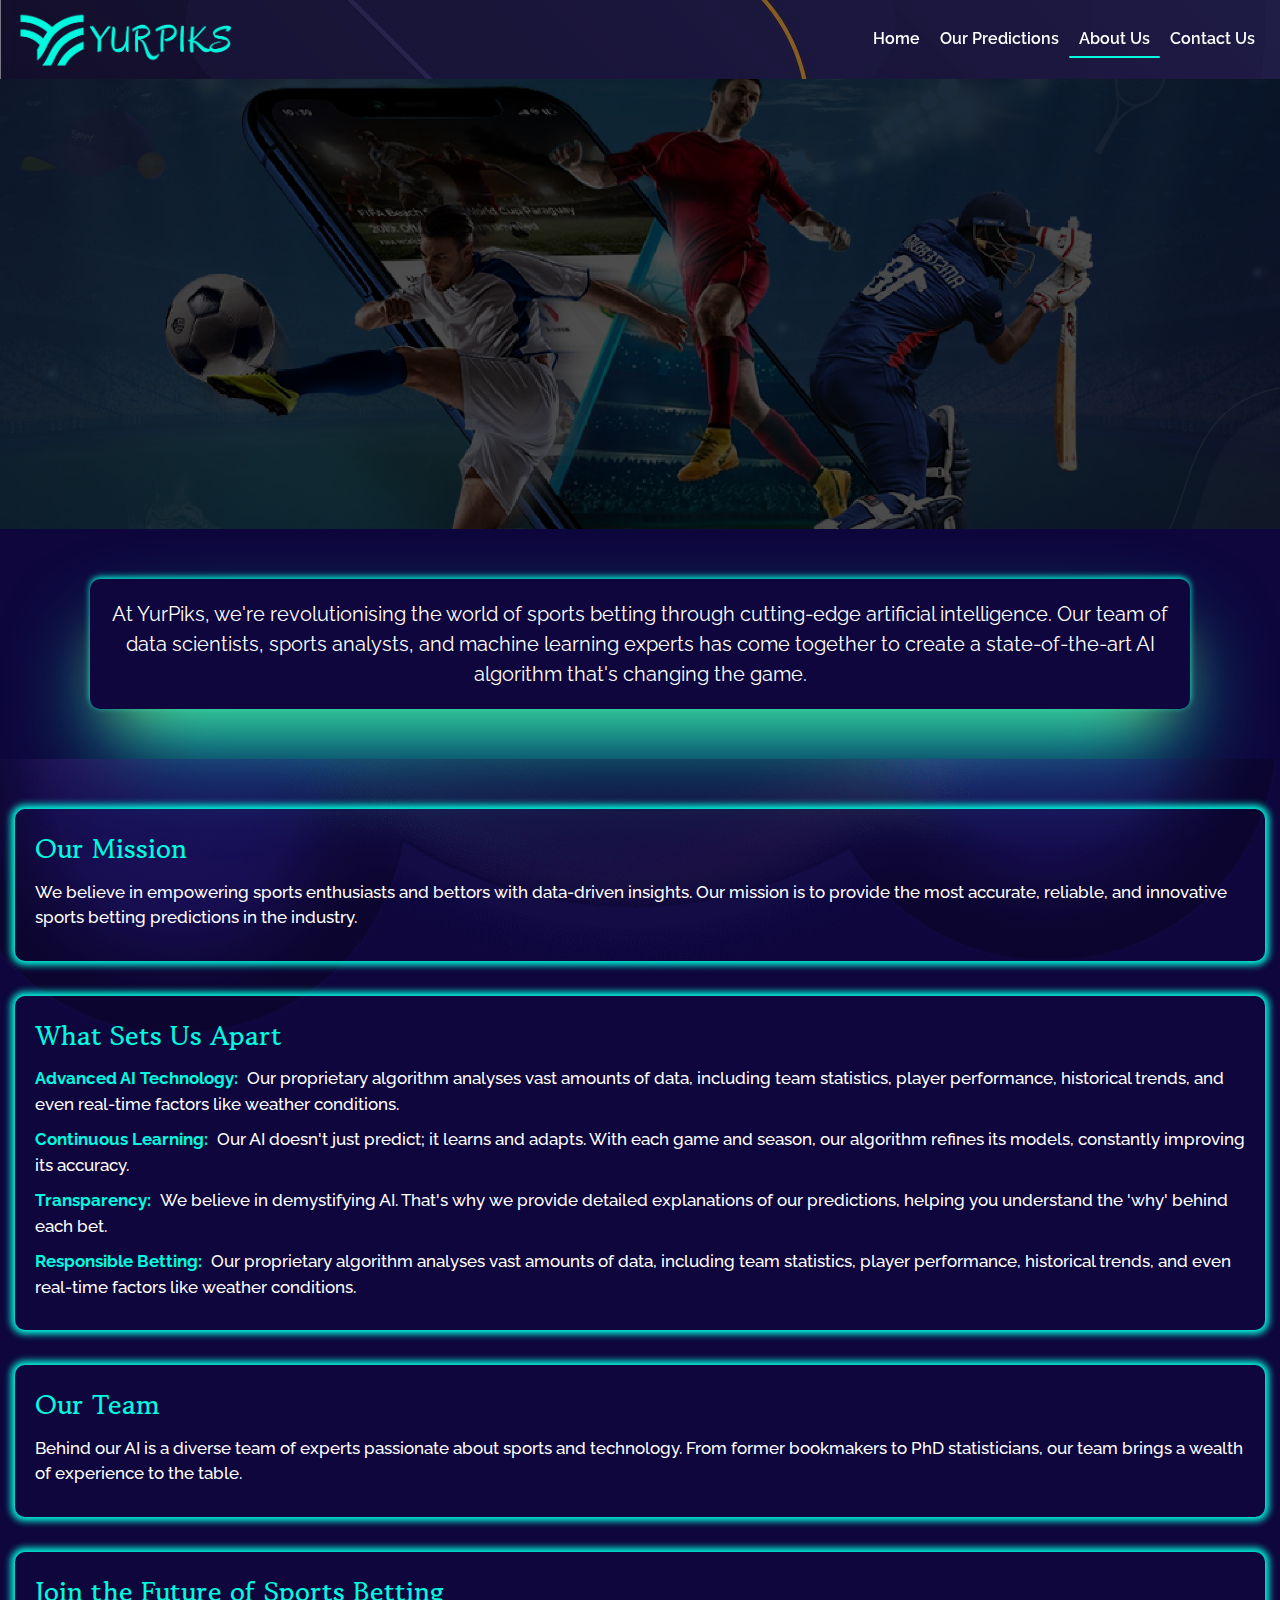
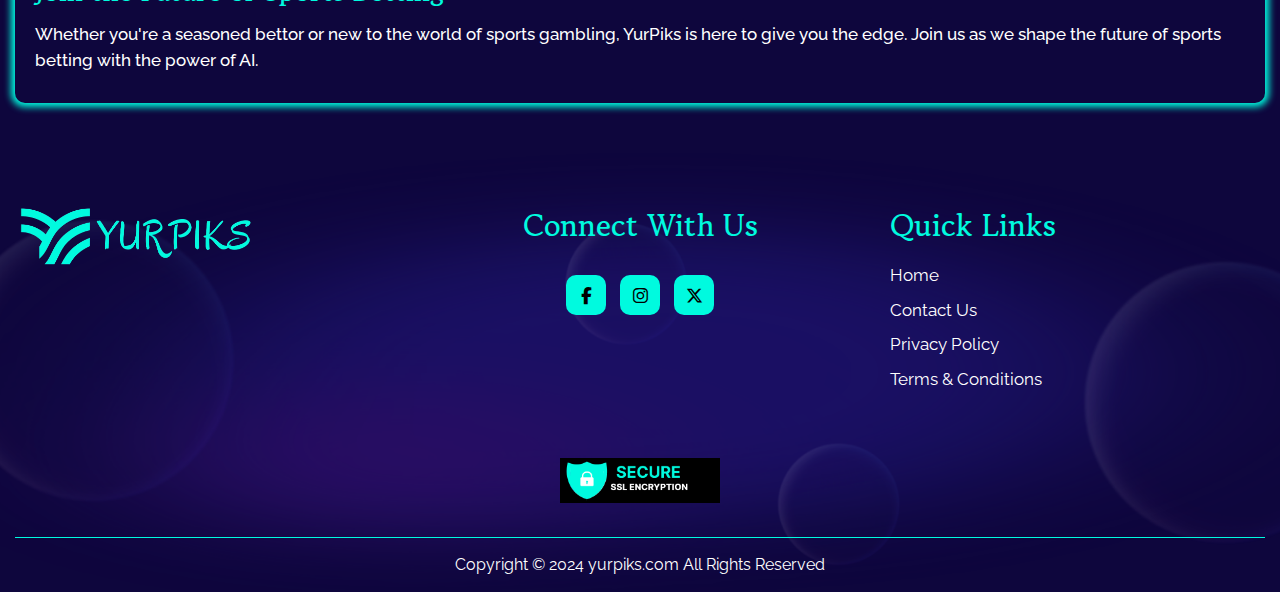
<file: about-us.html>
<!DOCTYPE html>
<html lang="en">

<head>
    <meta name="viewport" content="width=device-width, initial-scale=1.0">
    <meta name="robots" content="index, follow">
    <link rel="stylesheet" href="./assets/fontawesome/css/all.css">
    <link rel="stylesheet" href="assets/css/aos.css">
    <link rel="stylesheet" href="./assets/css/style.css">
    <link rel="stylesheet" href="./assets/css/responsive.css">
    <link rel="icon" type="images/icon" href="./assets/images/favicon.ico">
    <title>About Us</title>
</head>

<body>

    <!-- Header Start -->
    <header class="site-header">
        <div class="container">
            <nav class="desktop-menu">

                <div class="logo">
                    <a href="./">
                        <img src="./assets/images/logo.svg" alt="logo"></a>
                </div>

                <div class="menu-icon"><i class="fa-solid fa-bars"></i></div>


                <div class="main-navbar">
                    <ul class="desktop-navlist">
                        <li><a href="./">Home</a></li>
                        <li><a href="our-predictions">Our Predictions</a></li>
                        <li><a class="active" href="about-us">About Us</a></li>
                        <li><a href="contact-us">Contact Us</a></li>
                    </ul>
                    <div class="close-icon"><i class="fa-solid fa-x"></i></div>
                </div>
            </nav>
        </div>
    </header>
    <!-- Header End -->


    <!-- Page Banner Section  Start -->
    <section class="pages-banner">
        <div class=" pages-banner-image">
            <img src="./assets/images/site-image1.jpg" alt="image">
        </div>
        <div class="pages-banner-text">
            <div class="pages-banner-text-group">
                <h1>About Us</h1>
            </div>
        </div>
    </section>
    <!-- Page Banner Section  End-->


    <!-- About Us Page Intro Section Start -->
    <div class="pages-intro text-center py-5">
        <div class="container">
            <div class="pages-intro-wrapper">
                <p>
                    At YurPiks, we're revolutionising the world of sports betting through cutting-edge artificial
                    intelligence. Our team of data scientists, sports analysts, and machine learning experts has
                    come together to create a state-of-the-art AI algorithm that's changing the game.
                </p>
            </div>
        </div>
    </div>
    <!-- About Us Page Intro Section End -->

    <!-- About Us Content Section Start -->
    <section class="sub-pages-content-section py-5">
        <div class="container">
            <div class="sub-pages-content-wrapper">

                <div class="sub-pages-group">
                    <h3>
                        Our Mission
                    </h3>
                    <p>
                        We believe in empowering sports enthusiasts and bettors with data-driven insights. Our
                        mission is to provide the most accurate, reliable, and innovative sports betting predictions in
                        the industry.
                    </p>
                </div>

                <div class="sub-pages-group">
                    <h3>
                        What Sets Us Apart
                    </h3>

                    <p>
                        <span class="heading-like">Advanced AI Technology: </span> Our proprietary algorithm analyses
                        vast amounts of data,
                        including team statistics, player performance, historical trends, and even real-time factors
                        like weather conditions.
                    </p>

                    <p>
                        <span class="heading-like">Continuous Learning: </span> Our AI doesn't just predict; it learns
                        and adapts. With each game
                        and season, our algorithm refines its models, constantly improving its accuracy.
                    </p>

                    <p>
                        <span class="heading-like">Transparency: </span> We believe in demystifying AI. That's why we
                        provide detailed explanations
                        of our predictions, helping you understand the 'why' behind each bet.
                    </p>

                    <p>
                        <span class="heading-like">Responsible Betting:</span> Our proprietary algorithm analyses vast
                        amounts of data,
                        including team statistics, player performance, historical trends, and even real-time factors
                        like weather conditions.
                    </p>
                </div>

                <div class="sub-pages-group">
                    <h3>
                        Our Team
                    </h3>
                    <p>
                        Behind our AI is a diverse team of experts passionate about sports and technology. From
                        former bookmakers to PhD statisticians, our team brings a wealth of experience to the table.
                    </p>
                </div>

                <div class="sub-pages-group">
                    <h3>
                        Join the Future of Sports Betting
                    </h3>


                    <p>
                        Whether you're a seasoned bettor or new to the world of sports gambling, YurPiks is here to
                        give you the edge. Join us as we shape the future of sports betting with the power of AI.
                    </p>
                </div>
                
            </div>
        </div>
    </section>
    <!-- About Us Content Section End -->




    <!-- Footer Start -->
    <footer class="footer pt-5">
        <div class="container">
            <div class="footer-wrapper">

                <div class="logo-bottom footer-items">
                    <div class="lg-btm"><a href="./"> <img src="./assets/images/logo.svg" alt="logo"></a>
                    </div>
                </div>

                <div class="footer-connect footer-items">
                    <h3>Connect With Us</h3>
                    <div class="social-icons">
                        <div>
                            <div class="footer-social-icons">
                                <a href="#"><i class="fa-brands fa-facebook-f facebook"></i></a>
                                <a href="#"><i class="fa-brands fa-instagram instagram"></i></a>
                                <a href="#"><i class="fa-brands fa-x-twitter twitter"></i></a>
                            </div>
                        </div>
                    </div>
                </div>


                <div class="footer-links footer-items">
                    <h3>Quick Links</h3>
                    <ul>
                        <li><a href="./">Home</a></li>
                        <li><a href="mailto:info@yurpiks.com">Contact Us</a></li>
                        <li><a href="privacy-policy">Privacy Policy</a></li>
                        <li><a href="terms-conditions">Terms & Conditions</a></li>
                    </ul>
                </div>
            </div>
            <div class="ssl-certificate text-center py-3">
                <img src="./assets/images/ssl.png" alt="ssl-logo">
            </div>
            <div class="copyright py-4">
                <p>Copyright &copy; 2024 yurpiks.com All Rights Reserved</p>
            </div>
        </div>
    </footer>
    <!-- Footer End -->

    <script src="assets/js/aos.js"></script>
    <script src="./assets/js/index.js"></script>
</body>

</html>
</file>
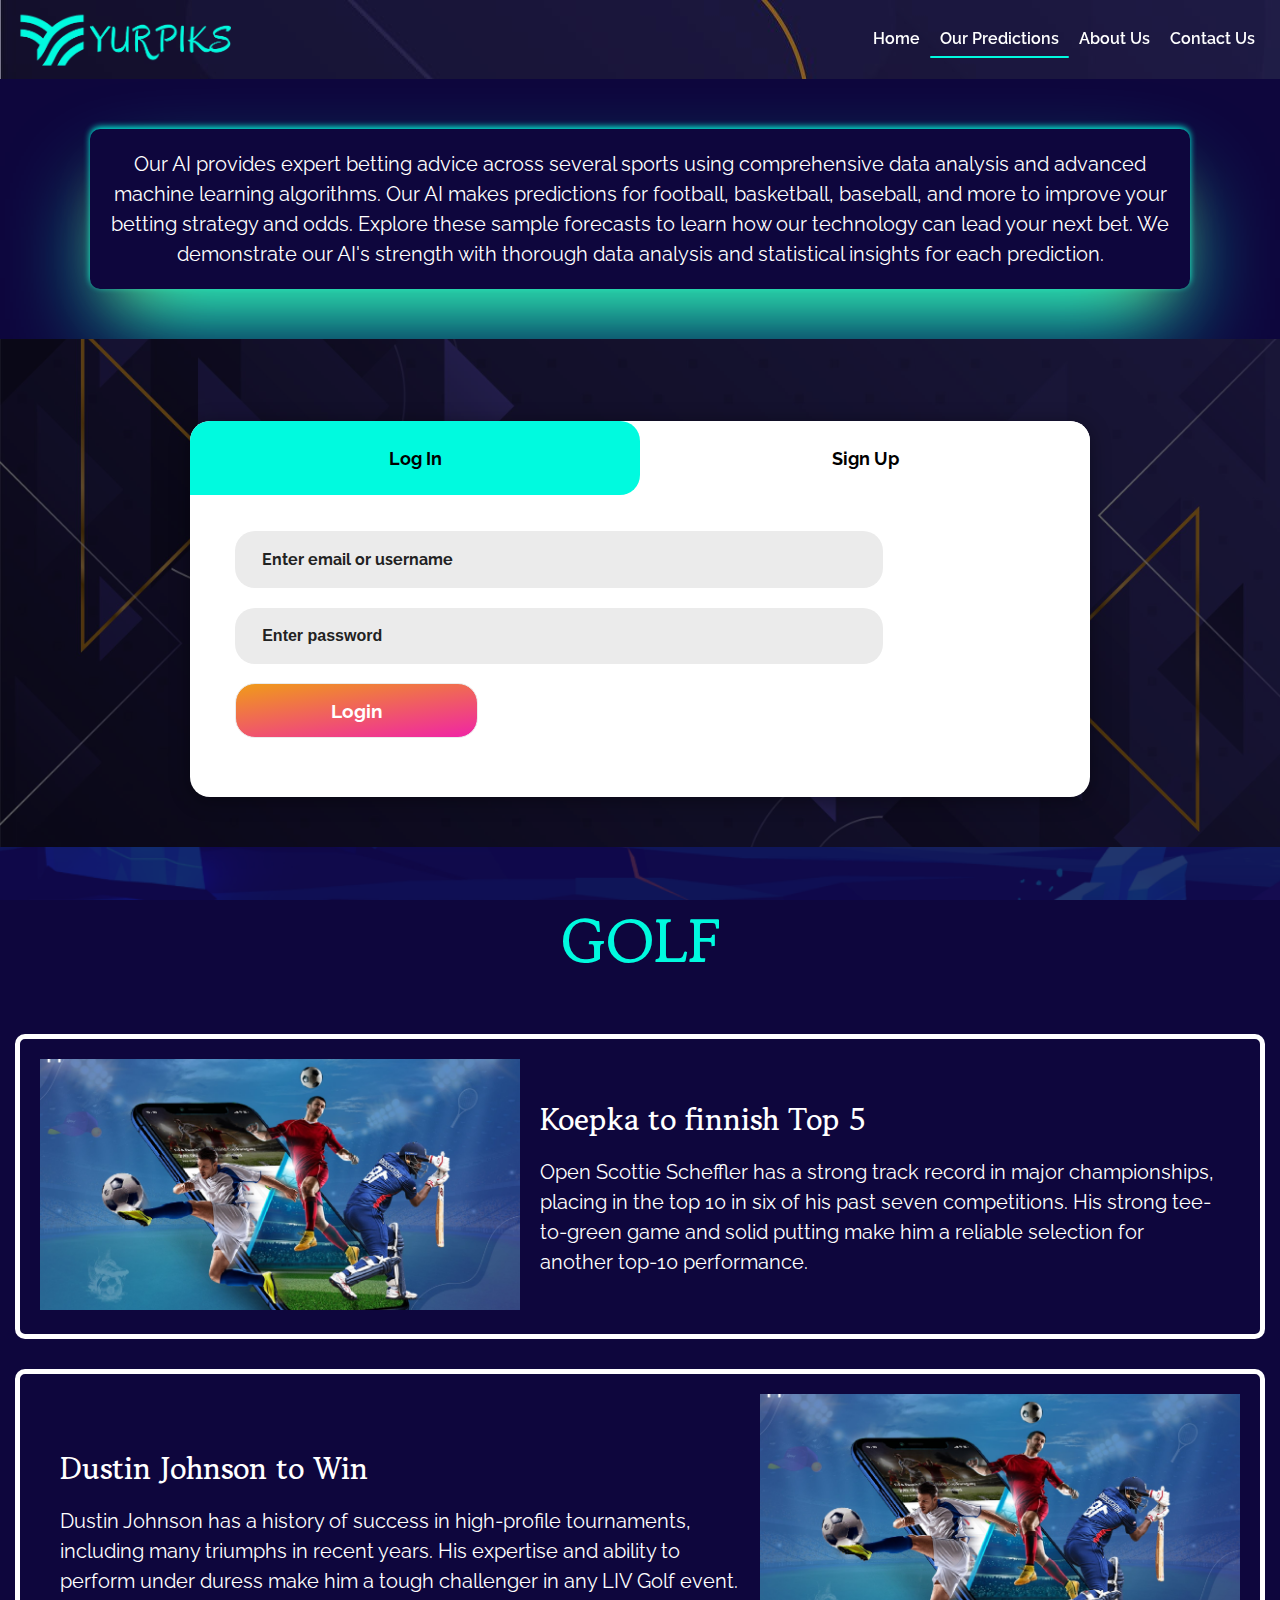
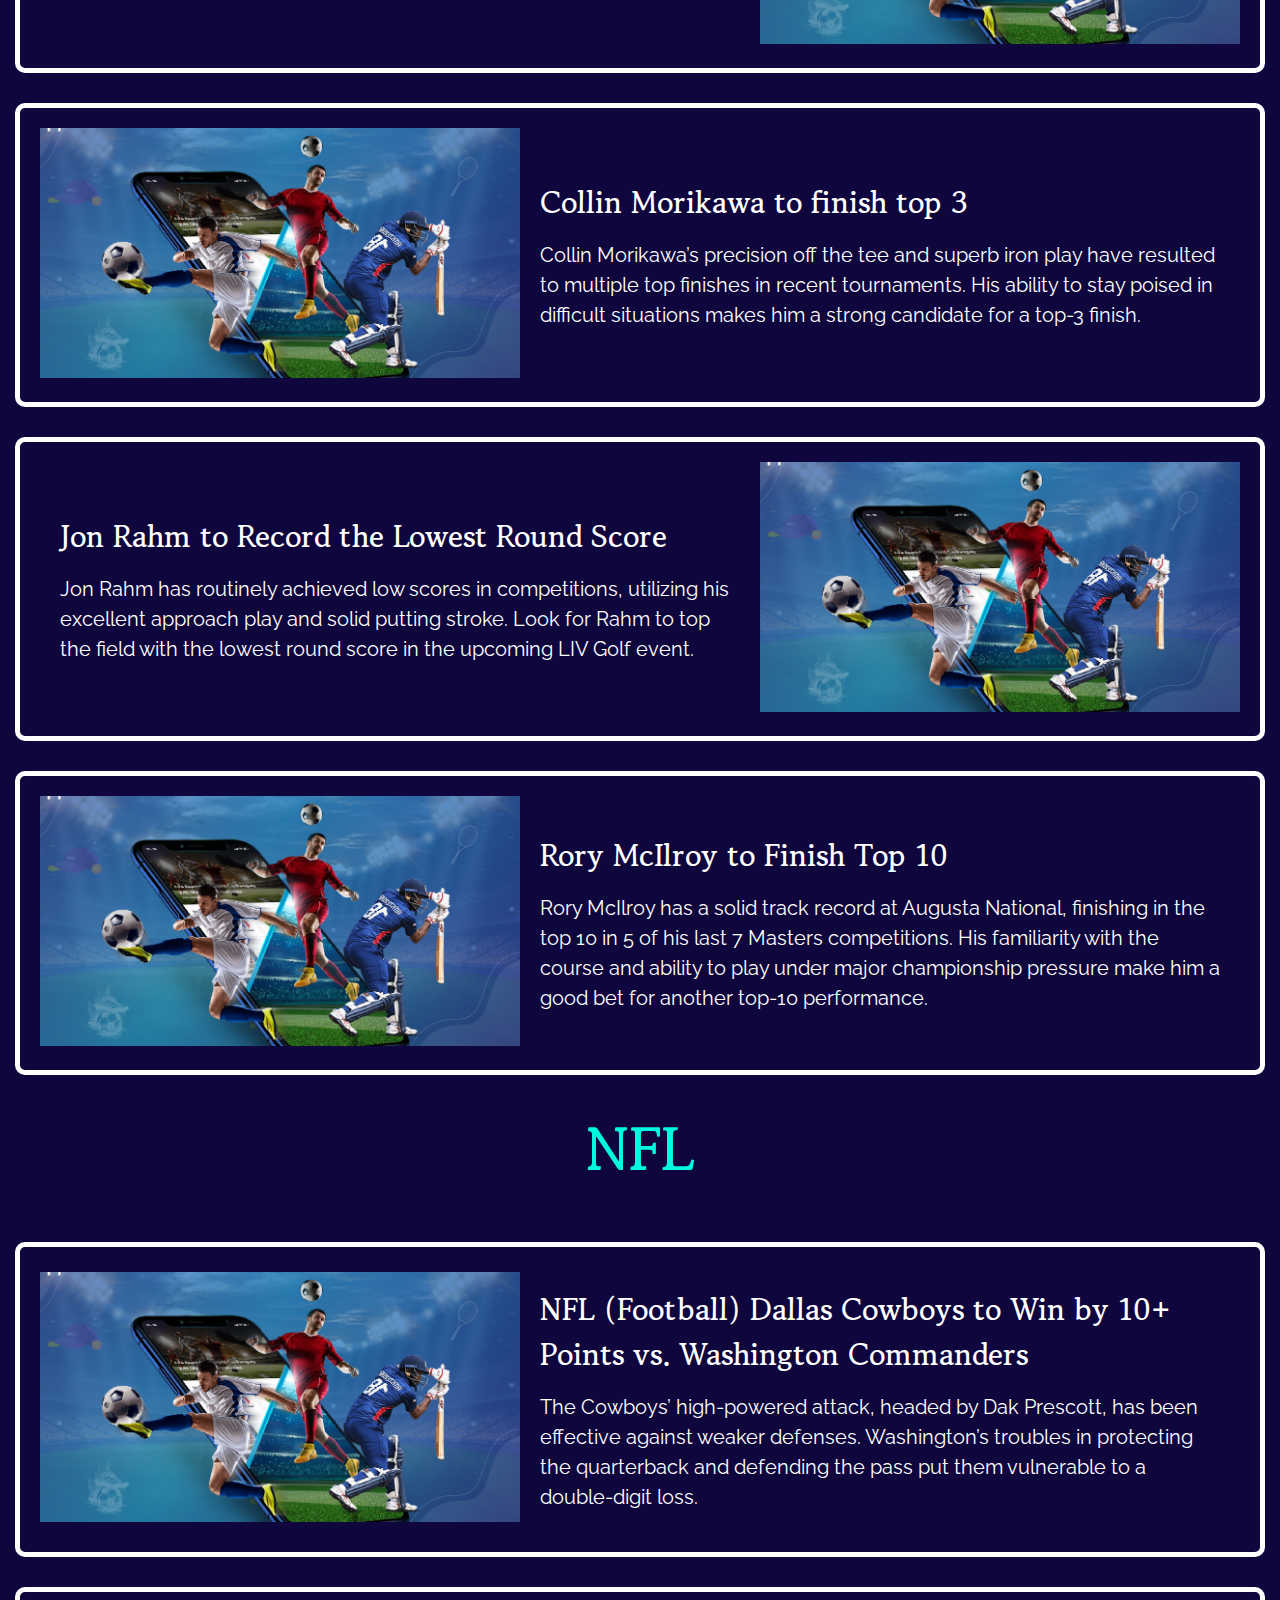
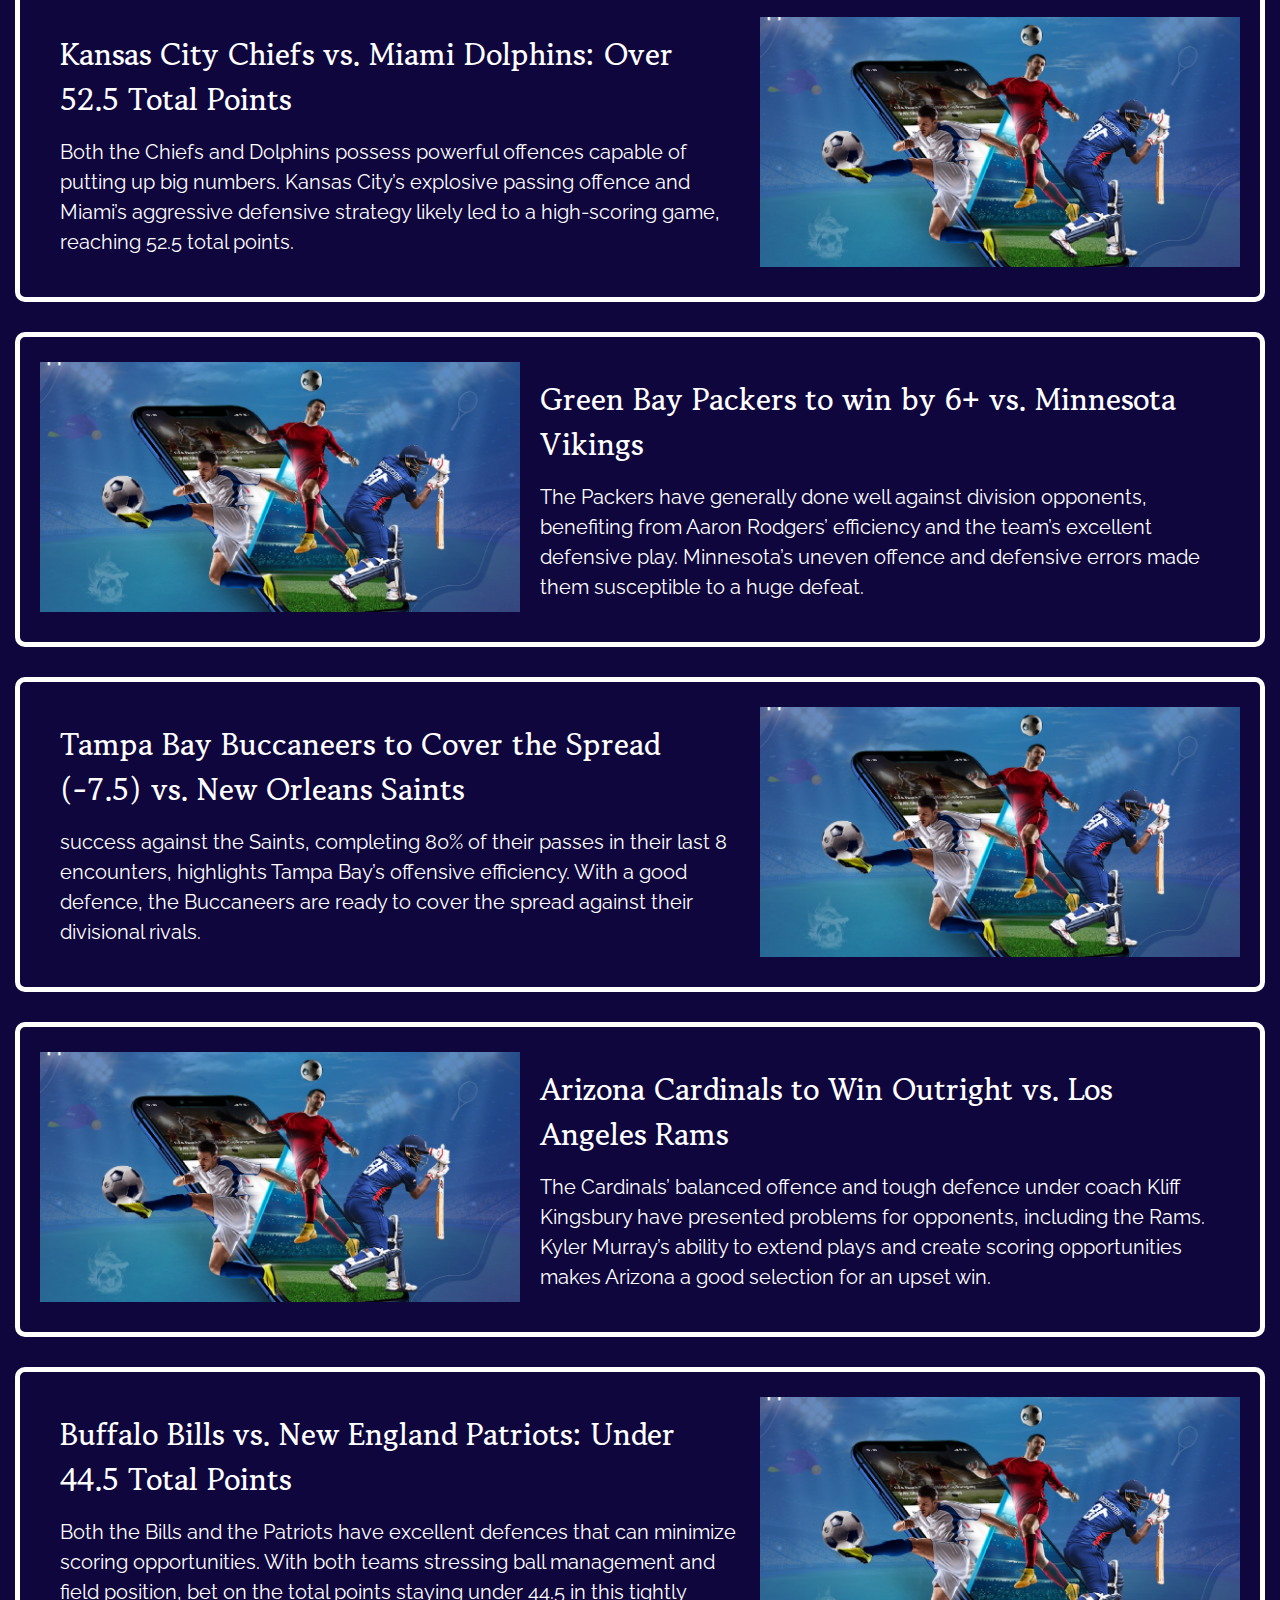
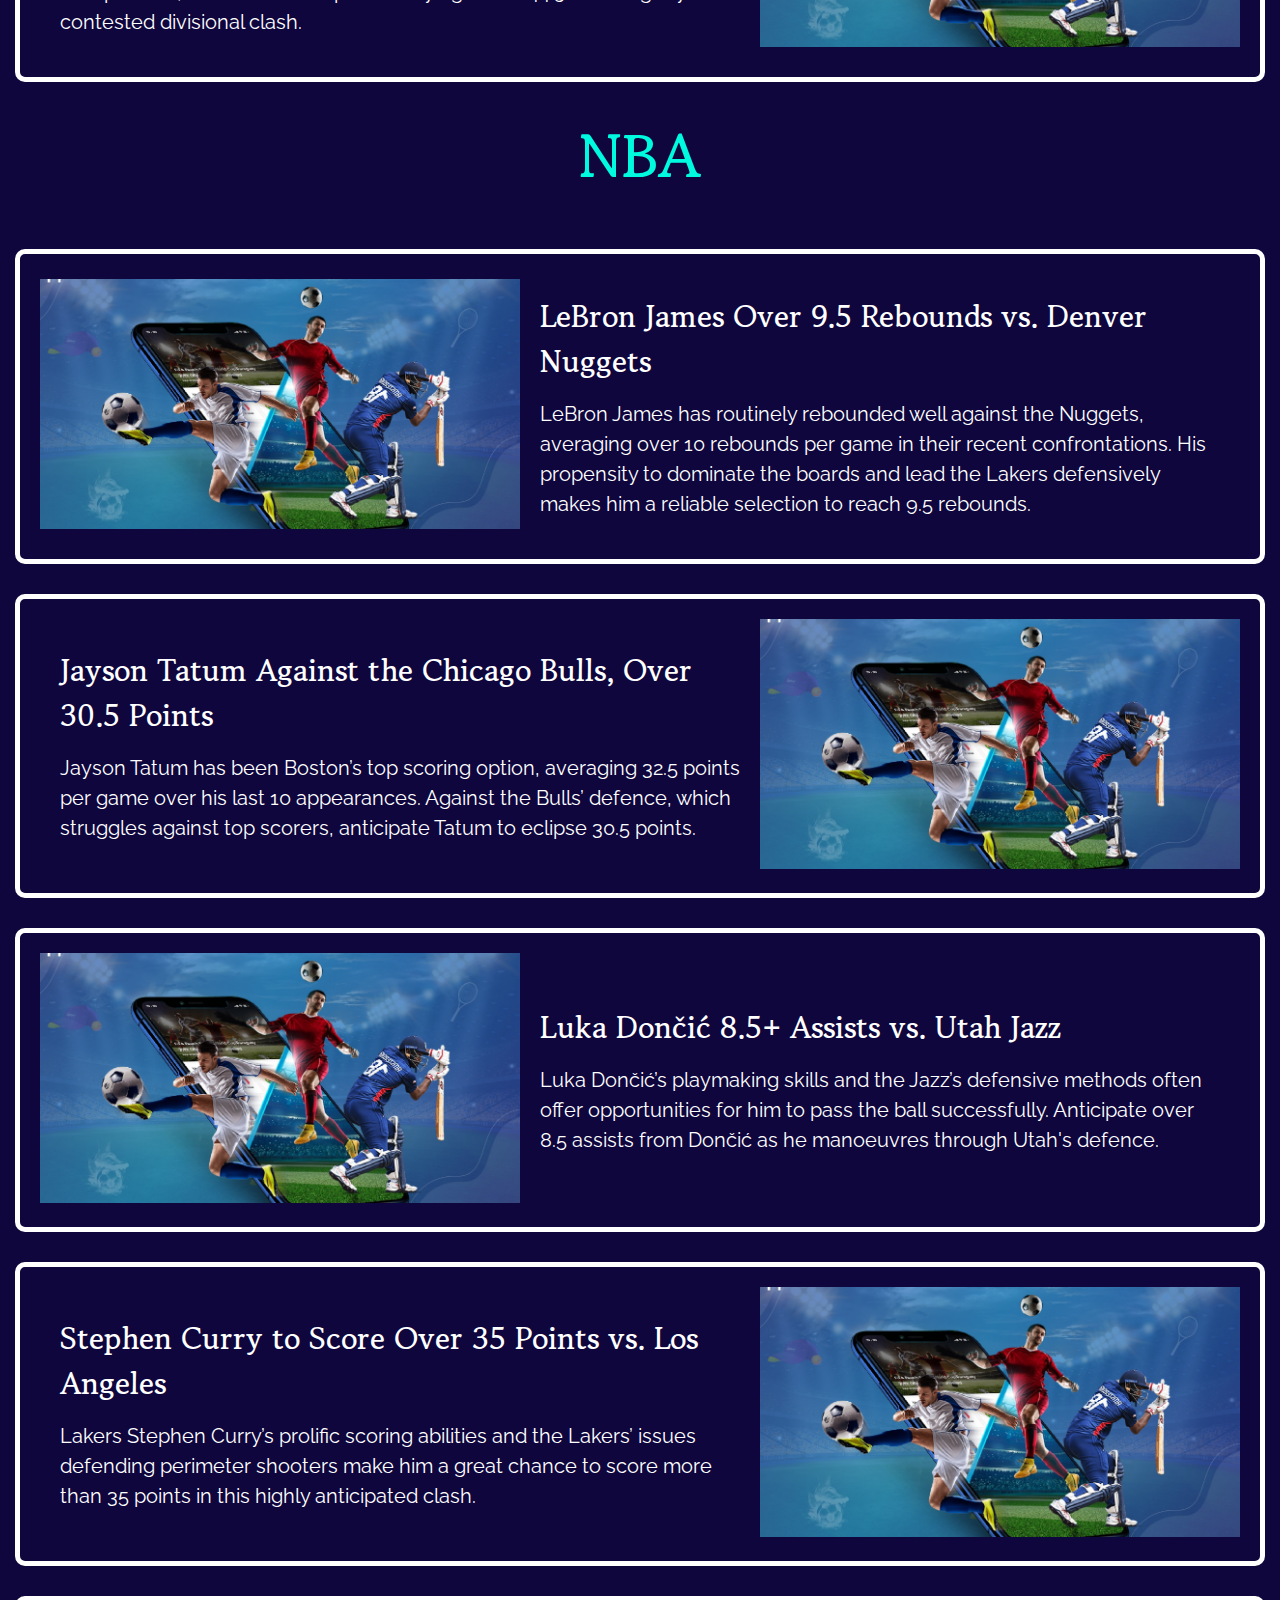
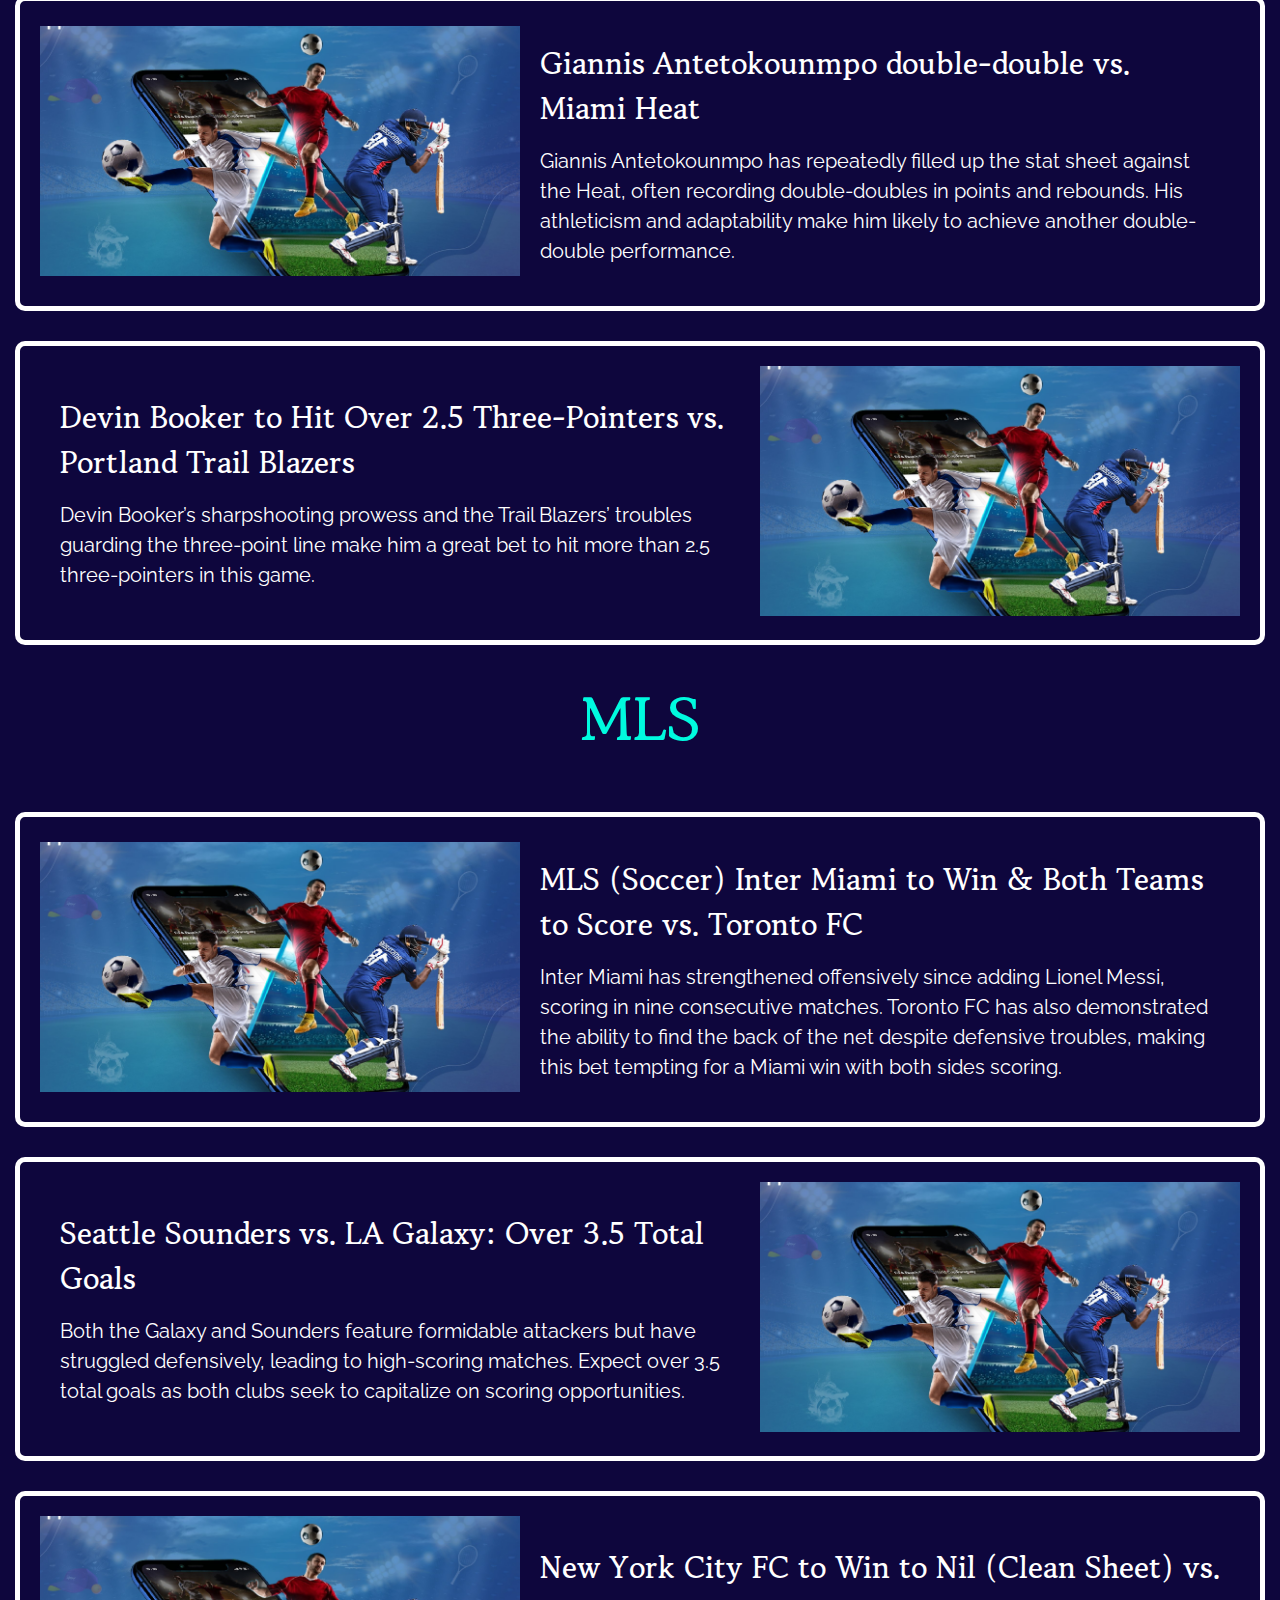
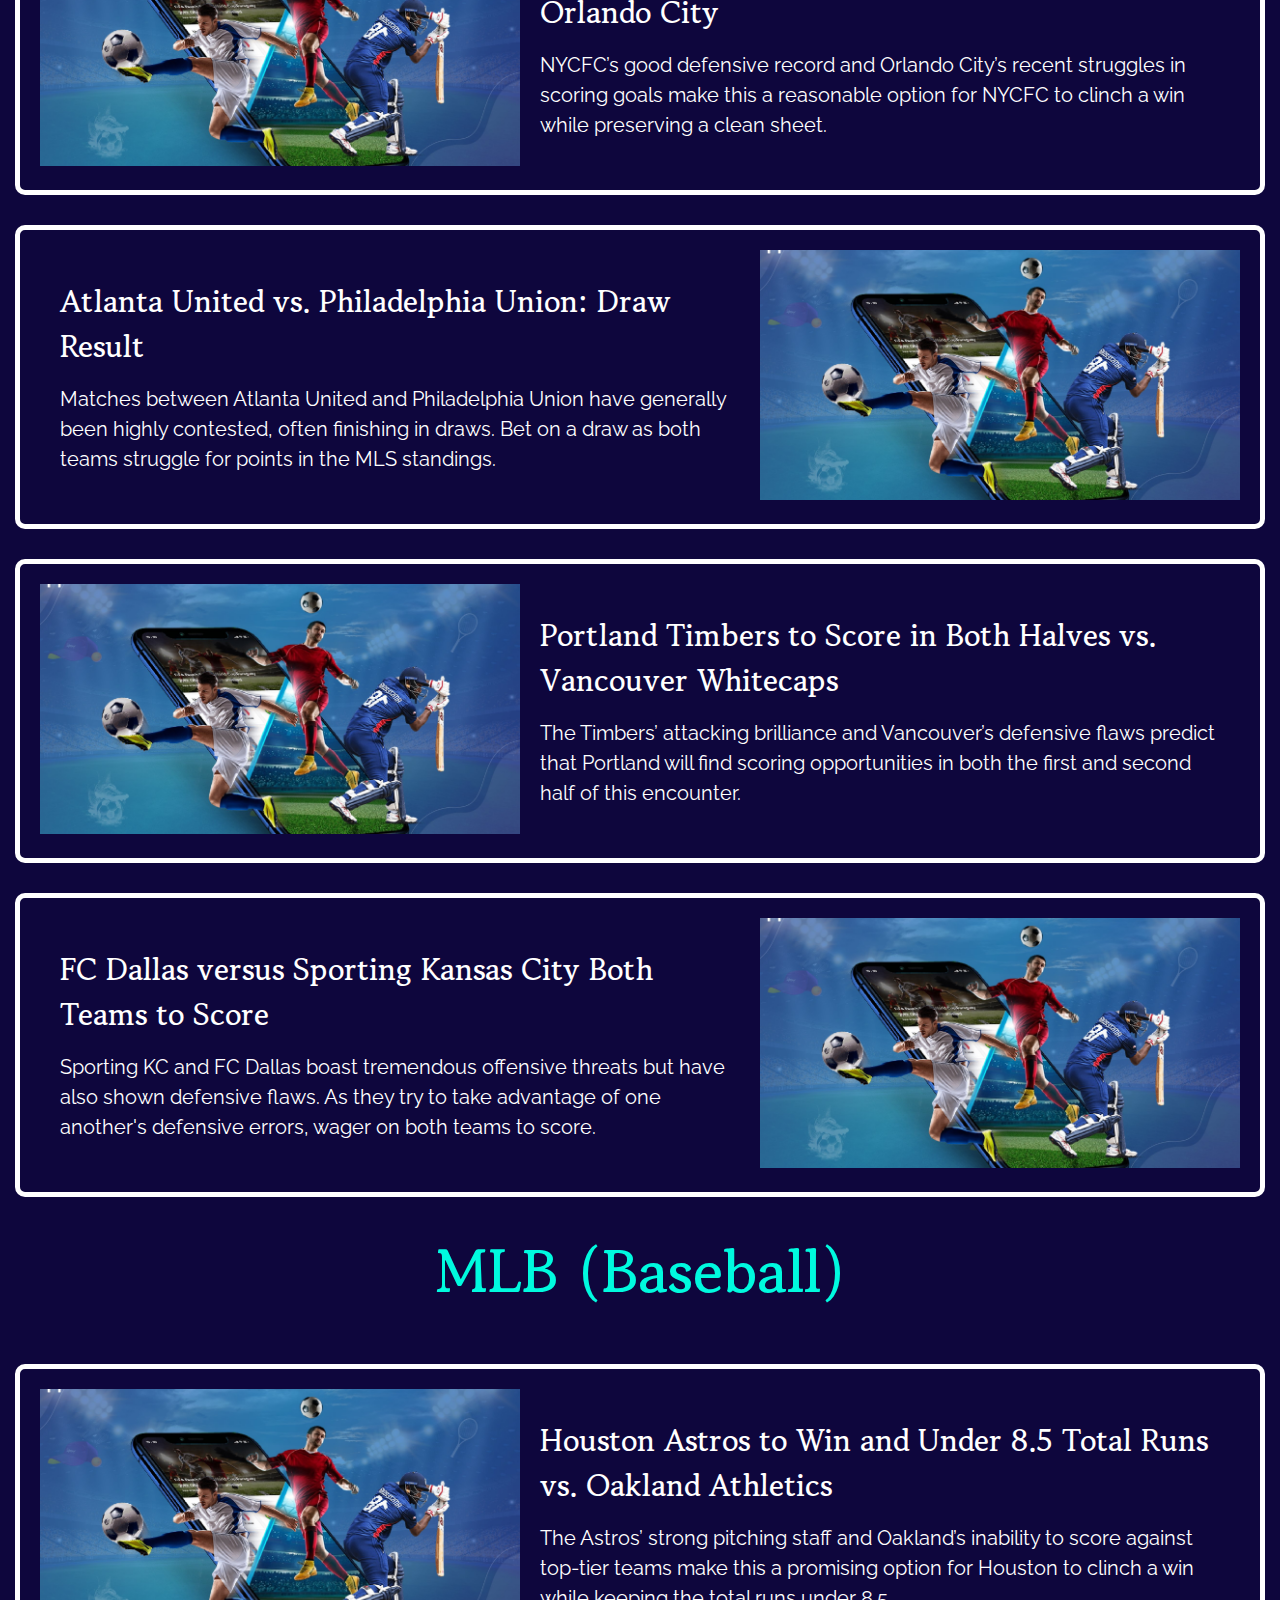
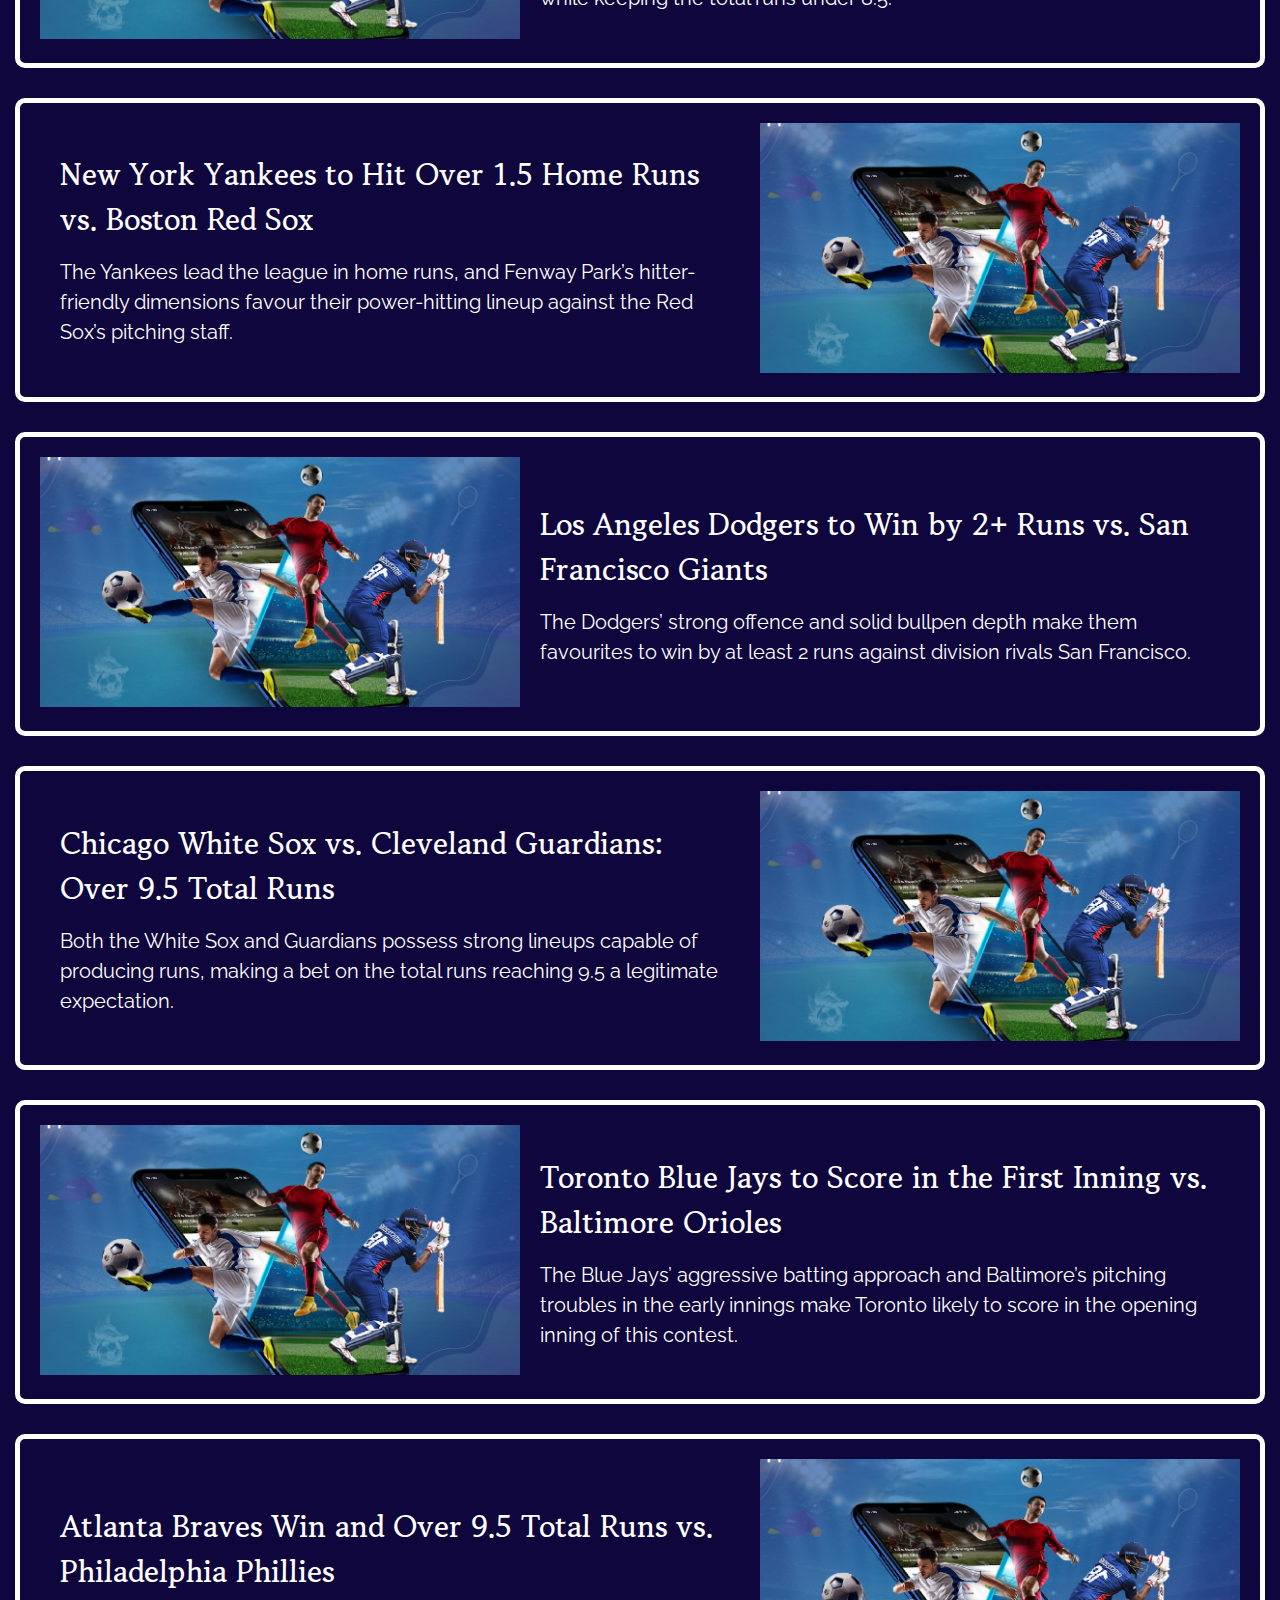
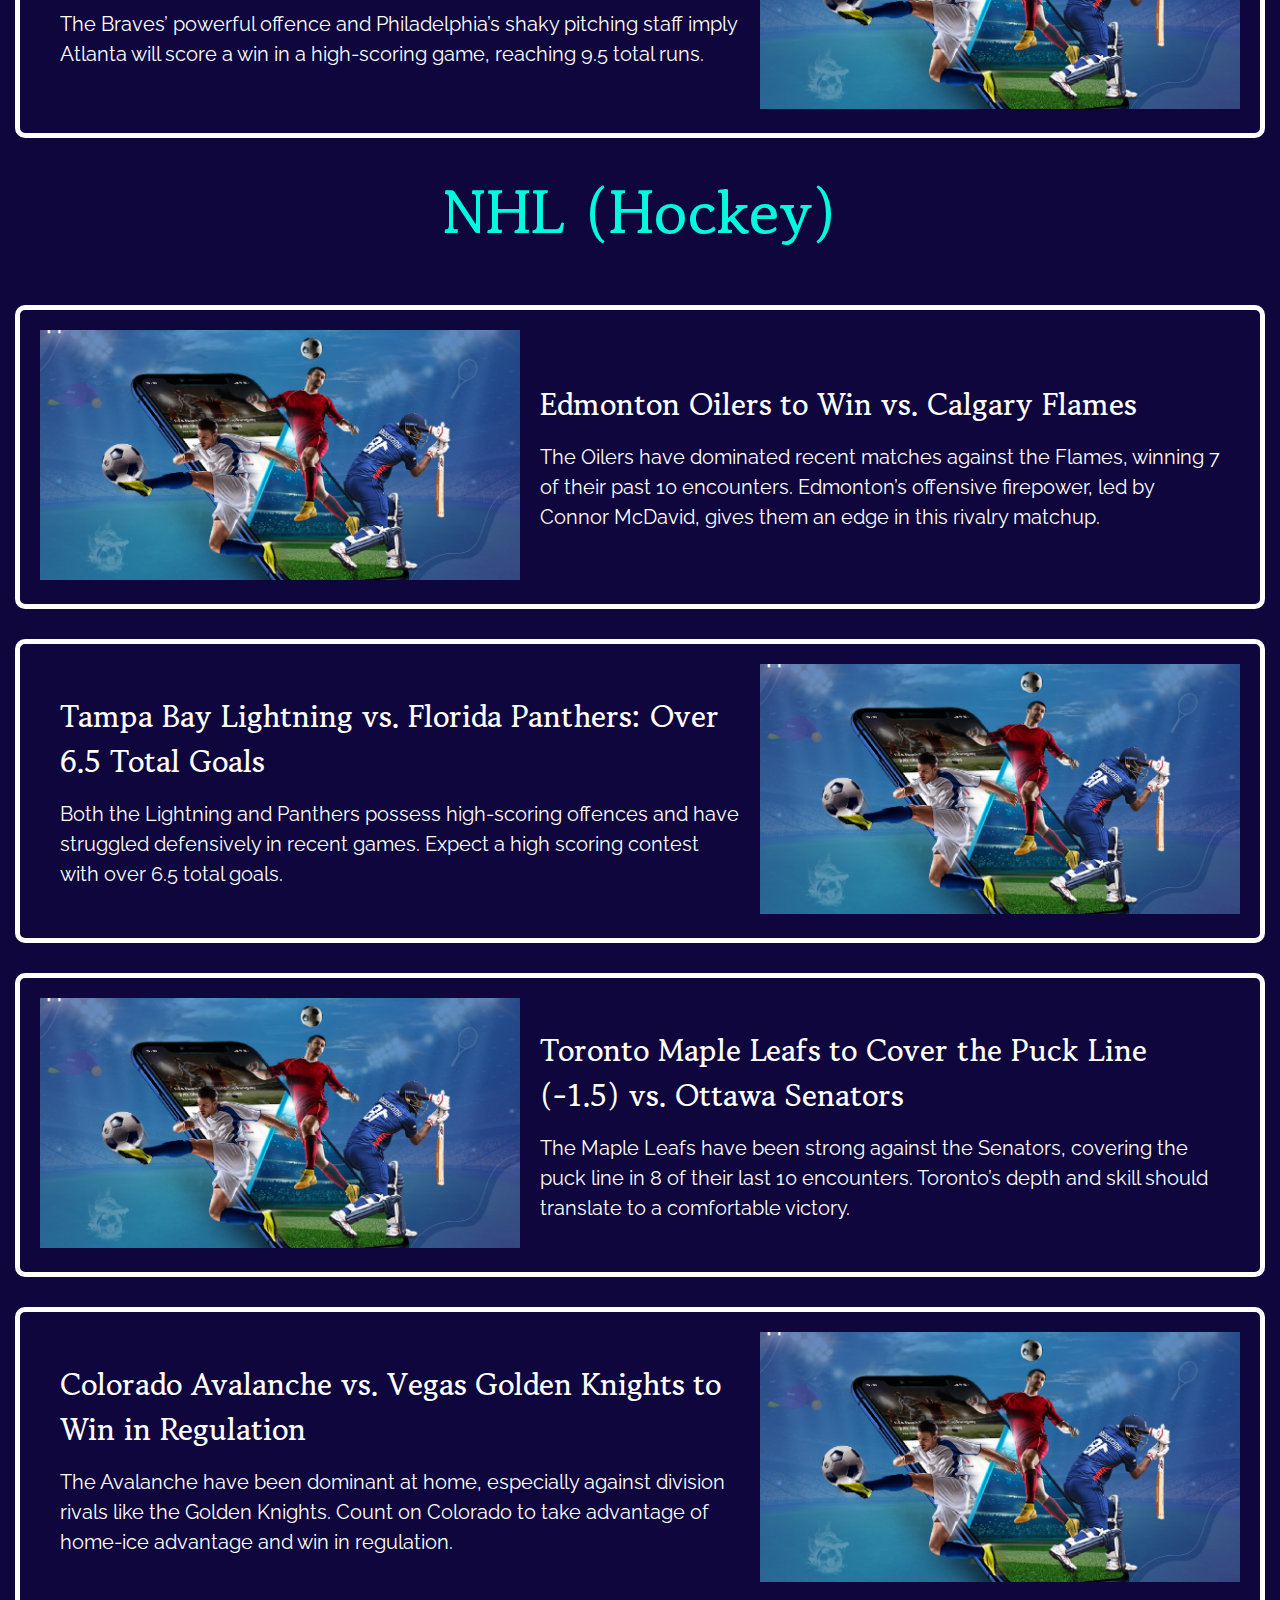
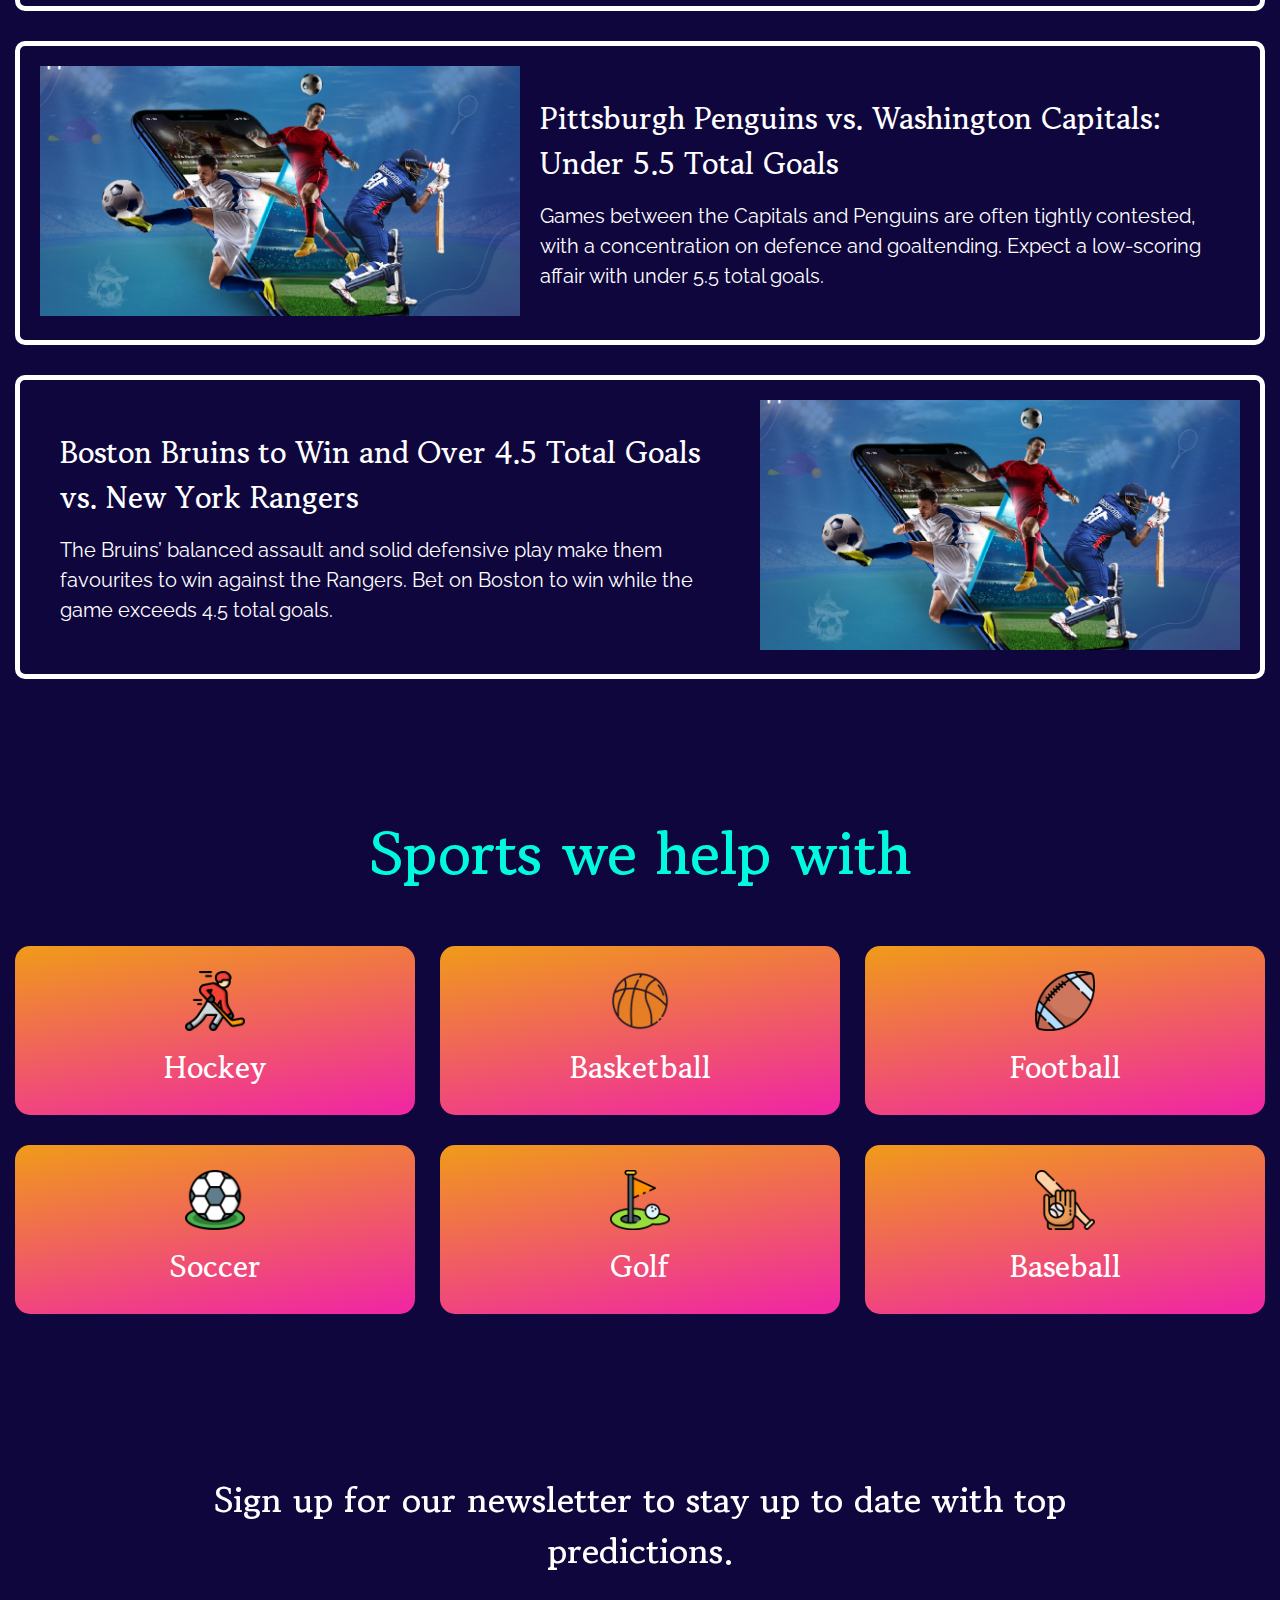
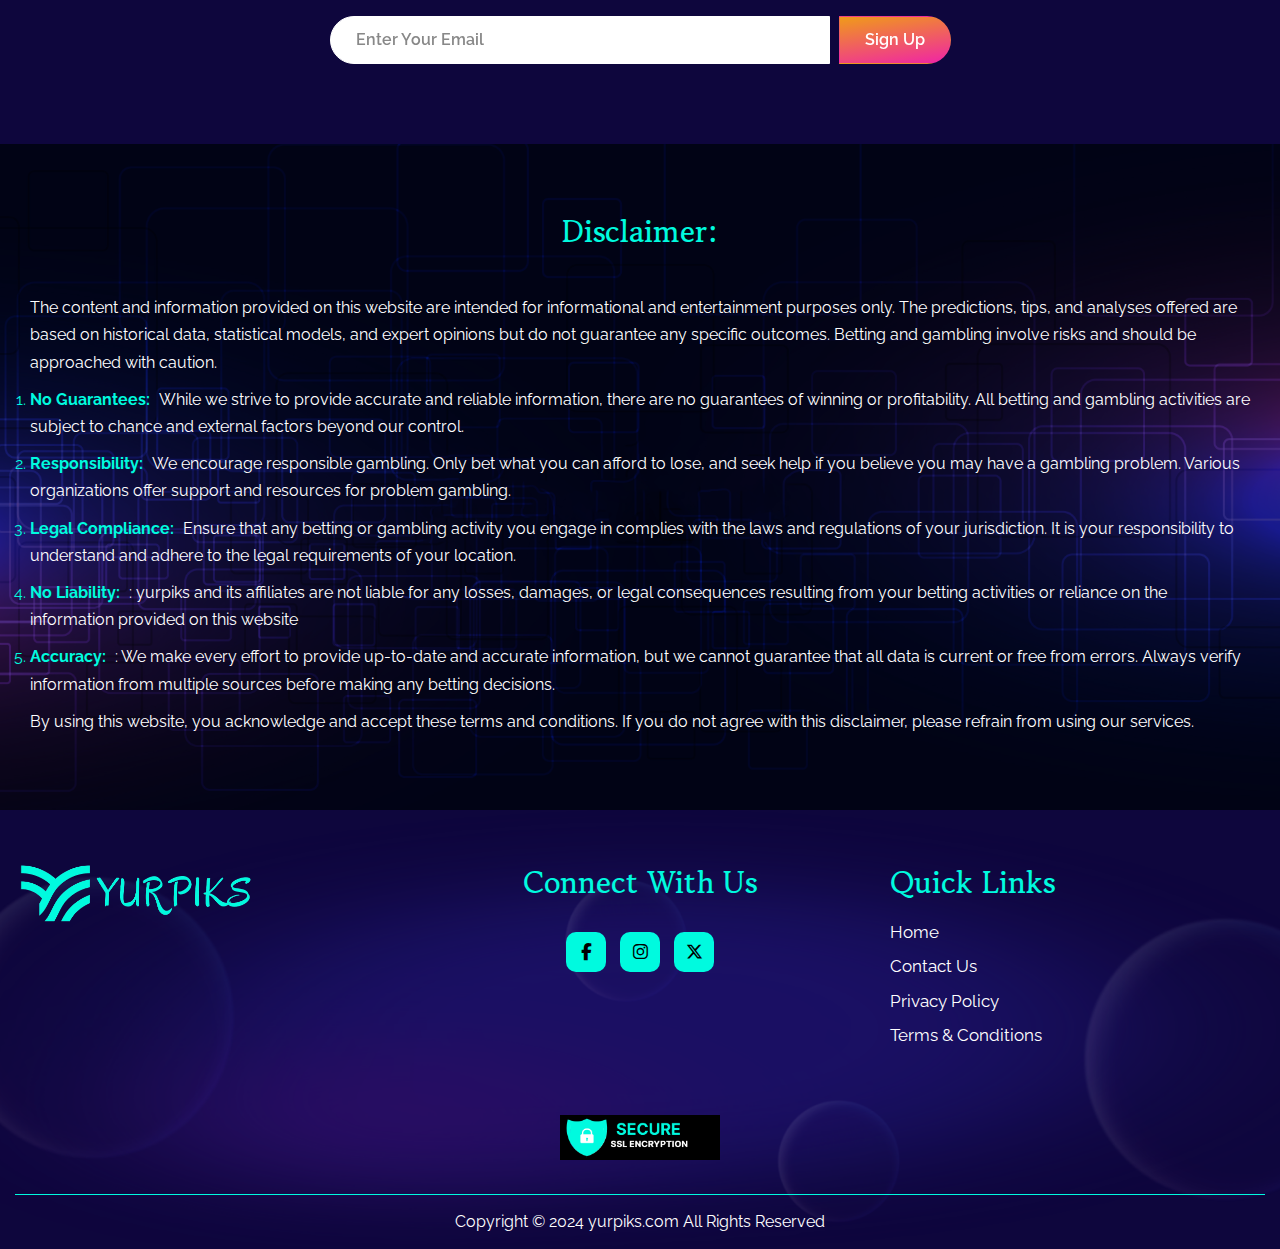
<file: our-predictions.html>
<!DOCTYPE html>
<html lang="en">

<head>
    <meta name="viewport" content="width=device-width, initial-scale=1.0">
    <meta name="robots" content="index, follow">
    <link rel="stylesheet" href="./assets/fontawesome/css/all.css">
    <link rel="stylesheet" href="assets/css/aos.css">
    <link rel="stylesheet" href="./assets/css/style.css">
    <link rel="stylesheet" href="./assets/css/responsive.css">
    <link rel="icon" type="images/icon" href="./assets/images/favicon.ico">
    <title>Our Predictions</title>
</head>

<body>

    <!-- Header Start -->
    <header class="site-header">
        <div class="container">
            <nav class="desktop-menu">

                <div class="logo">
                    <a href="./">
                        <img src="./assets/images/logo.svg" alt="logo"></a>
                </div>

                <div class="menu-icon"><i class="fa-solid fa-bars"></i></div>


                <div class="main-navbar">
                    <ul class="desktop-navlist">
                        <li><a href="./">Home</a></li>
                        <li><a class="active" href="our-predictions">Our Predictions</a></li>
                        <li><a href="about-us">About Us</a></li>
                        <li><a href="contact-us">Contact Us</a></li>
                    </ul>
                    <div class="close-icon"><i class="fa-solid fa-x"></i></div>
                </div>
            </nav>
        </div>
    </header>
    <!-- Header End -->


    <!-- Our Prediction Page Intro Section Start -->
    <div class="pages-intro text-center py-5">
        <div class="container">
            <div class="pages-intro-wrapper">
                <p>
                    Our AI provides expert betting advice across several sports using comprehensive data
                    analysis and advanced machine learning algorithms. Our AI makes predictions for football,
                    basketball, baseball, and more to improve your betting strategy and odds. Explore these
                    sample forecasts to learn how our technology can lead your next bet. We demonstrate our
                    AI's strength with thorough data analysis and statistical insights for each prediction.
                </p>
            </div>
        </div>
    </div>
    <!-- Our Prediction Page Intro Section End -->

    <!-- Our Prediction Page Signup Form Section Start -->
    <div class="pages-signup-section py-5">
        <div class="container">
            <div class="form-section">
                <div class="form-modal">
                    <div class="form-toggle">
                        <button id="login-toggle" onclick="toggleLogin()">log in</button>
                        <button id="signup-toggle" onclick="toggleSignup()">sign up</button>
                    </div>
                    <div id="login-form">
                        <form>
                            <input type="text" placeholder="Enter email or username" />
                            <input type="password" placeholder="Enter password" />
                            <button type="button" class="btn login">login</button>
                        </form>
                    </div>
                    <div id="signup-form">
                        <form>
                            <input type="email" placeholder="Enter Your email" />
                            <input type="text" placeholder="Choose Us" />
                            <input type="password" placeholder="Create password" />
                            <button type="button" class="btn signup">create account</button>
                        </form>
                    </div>
                </div>
            </div>
        </div>
    </div>
    <!-- Our Prediction Signup Form Section End -->

    <!-- Our Predictions Groups Section Start -->
    <section class="prediction-group-section py-5">
        <div class="container">
            <div class="prediction-groups-wrapper">

                <div class="prediction-group-wrapper">
                    <h2 class="section-heading pb-5">GOLF</h2>

                    <div class="preiction-group">
                        <div class="prediction-group-image">
                            <img src="./assets/images/site-image1.jpg" alt="group-image">
                        </div>
                        <div class="prediction-group-text">
                            <h3>
                                Koepka to finnish Top 5
                            </h3>
                            <p>
                                Open Scottie Scheffler has a strong track record in major championships, placing in the
                                top
                                10 in six of his past seven competitions. His strong tee-to-green game and solid putting
                                make him a reliable selection for another top-10 performance.
                            </p>
                        </div>
                    </div>

                    <div class="preiction-group">
                        <div class="prediction-group-image">
                            <img src="./assets/images/site-image1.jpg" alt="group-image">
                        </div>
                        <div class="prediction-group-text">
                            <h3>
                                Dustin Johnson to Win
                            </h3>
                            <p>
                                Dustin Johnson has a history of success in high-profile tournaments, including many
                                triumphs in recent years. His expertise and ability to perform under duress make him a
                                tough
                                challenger in any LIV Golf event.
                            </p>
                        </div>
                    </div>

                    <div class="preiction-group">
                        <div class="prediction-group-image">
                            <img src="./assets/images/site-image1.jpg" alt="group-image">
                        </div>
                        <div class="prediction-group-text">
                            <h3>
                                Collin Morikawa to finish top 3
                            </h3>
                            <p>
                                Collin Morikawa’s precision off the tee and superb iron play have resulted to multiple
                                top
                                finishes in recent tournaments. His ability to stay poised in difficult situations makes
                                him a
                                strong candidate for a top-3 finish.
                            </p>
                        </div>
                    </div>

                    <div class="preiction-group">
                        <div class="prediction-group-image">
                            <img src="./assets/images/site-image1.jpg" alt="group-image">
                        </div>
                        <div class="prediction-group-text">
                            <h3>
                                Jon Rahm to Record the Lowest Round Score
                            </h3>
                            <p>
                                Jon Rahm has routinely achieved low scores in competitions, utilizing his excellent
                                approach
                                play and solid putting stroke. Look for Rahm to top the field with the lowest round
                                score in
                                the upcoming LIV Golf event.
                            </p>
                        </div>
                    </div>

                    <div class="preiction-group">
                        <div class="prediction-group-image">
                            <img src="./assets/images/site-image1.jpg" alt="group-image">
                        </div>
                        <div class="prediction-group-text">
                            <h3>
                                Rory McIlroy to Finish Top 10
                            </h3>
                            <p>
                                Rory McIlroy has a solid track record at Augusta National, finishing in the top 10 in 5 of his
                                last 7 Masters competitions. His familiarity with the course and ability to play under major
                                championship pressure make him a good bet for another top-10 performance.                                   
                            </p>
                        </div>
                    </div>               

                </div>

                <div class="prediction-group-wrapper">

                    <h2 class="section-heading pb-5">NFL</h2>

                    <div class="preiction-group">
                        <div class="prediction-group-image">
                            <img src="./assets/images/site-image1.jpg" alt="group-image">
                        </div>
                        <div class="prediction-group-text">
                            <h3>
                                NFL (Football) Dallas Cowboys to Win by 10+ Points vs. Washington Commanders
                            </h3>
                            <p>
                                The Cowboys’ high-powered attack, headed by Dak Prescott, has been effective against
                                weaker defenses. Washington’s troubles in protecting the quarterback and defending the
                                pass put them vulnerable to a double-digit loss.                                  
                            </p>
                        </div>
                    </div> 

                    <div class="preiction-group">
                        <div class="prediction-group-image">
                            <img src="./assets/images/site-image1.jpg" alt="group-image">
                        </div>
                        <div class="prediction-group-text">
                            <h3>
                                Kansas City Chiefs vs. Miami Dolphins: Over 52.5 Total Points
                            </h3>
                            <p>
                                Both the Chiefs and Dolphins possess powerful offences capable of putting up big numbers.
                                Kansas City’s explosive passing offence and Miami’s aggressive defensive strategy likely led
                                to a high-scoring game, reaching 52.5 total points.                                                                
                            </p>
                        </div>
                    </div> 

                    <div class="preiction-group">
                        <div class="prediction-group-image">
                            <img src="./assets/images/site-image1.jpg" alt="group-image">
                        </div>
                        <div class="prediction-group-text">
                            <h3>
                                Green Bay Packers to win by 6+ vs. Minnesota Vikings
                            </h3>
                            <p>
                                The Packers have generally done well against division opponents, benefiting from Aaron
                                Rodgers’ efficiency and the team’s excellent defensive play. Minnesota’s uneven offence and
                                defensive errors made them susceptible to a huge defeat.                                                                 
                            </p>
                        </div>
                    </div> 

                    <div class="preiction-group">
                        <div class="prediction-group-image">
                            <img src="./assets/images/site-image1.jpg" alt="group-image">
                        </div>
                        <div class="prediction-group-text">
                            <h3>
                                Tampa Bay Buccaneers to Cover the Spread (-7.5) vs. New Orleans Saints
                            </h3>
                            <p>
                                success against the Saints, completing 80% of their passes in their last 8 encounters,
                                highlights Tampa Bay’s offensive efficiency. With a good defence, the Buccaneers are ready
                                to cover the spread against their divisional rivals.                                                                
                            </p>
                        </div>
                    </div> 

                    <div class="preiction-group">
                        <div class="prediction-group-image">
                            <img src="./assets/images/site-image1.jpg" alt="group-image">
                        </div>
                        <div class="prediction-group-text">
                            <h3>
                                Arizona Cardinals to Win Outright vs. Los Angeles Rams
                            </h3>
                            <p>
                                The Cardinals’ balanced offence and tough defence under coach Kliff Kingsbury have
                                presented problems for opponents, including the Rams. Kyler Murray’s ability to extend
                                plays and create scoring opportunities makes Arizona a good selection for an upset win.                                 
                            </p>
                        </div>
                    </div> 

                    <div class="preiction-group">
                        <div class="prediction-group-image">
                            <img src="./assets/images/site-image1.jpg" alt="group-image">
                        </div>
                        <div class="prediction-group-text">
                            <h3>
                                Buffalo Bills vs. New England Patriots: Under 44.5 Total Points
                            </h3>
                            <p>
                                Both the Bills and the Patriots have excellent defences that can minimize scoring
                                opportunities. With both teams stressing ball management and field position, bet on the total
                                points staying under 44.5 in this tightly contested divisional clash.                                  
                            </p>
                        </div>
                    </div> 

                </div>

                <div class="prediction-group-wrappers">

                    <h2 class="section-heading pb-5">NBA</h2>

                    <div class="preiction-group">
                        <div class="prediction-group-image">
                            <img src="./assets/images/site-image1.jpg" alt="group-image">
                        </div>
                        <div class="prediction-group-text">
                            <h3>
                                LeBron James Over 9.5 Rebounds vs. Denver Nuggets
                            </h3>
                            <p>
                                LeBron James has routinely rebounded well against the Nuggets, averaging over 10
                                rebounds per game in their recent confrontations. His propensity to dominate the boards and
                                lead the Lakers defensively makes him a reliable selection to reach 9.5 rebounds.                                 
                            </p>
                        </div>
                    </div> 

                    <div class="preiction-group">
                        <div class="prediction-group-image">
                            <img src="./assets/images/site-image1.jpg" alt="group-image">
                        </div>
                        <div class="prediction-group-text">
                            <h3>
                                Jayson Tatum Against the Chicago Bulls, Over 30.5 Points
                            </h3>
                            <p>
                                Jayson Tatum has been Boston’s top scoring option, averaging 32.5 points per game over
                                his last 10 appearances. Against the Bulls’ defence, which struggles against top scorers,
                                anticipate Tatum to eclipse 30.5 points.                                                              
                            </p>
                        </div>
                    </div> 

                    <div class="preiction-group">
                        <div class="prediction-group-image">
                            <img src="./assets/images/site-image1.jpg" alt="group-image">
                        </div>
                        <div class="prediction-group-text">
                            <h3>
                                Luka Dončić 8.5+ Assists vs. Utah Jazz
                            </h3>
                            <p>
                                Luka Dončić’s playmaking skills and the Jazz’s defensive methods often offer opportunities
                                for him to pass the ball successfully. Anticipate over 8.5 assists from Dončić as he
                                manoeuvres through Utah's defence.                                                                                                
                            </p>
                        </div>
                    </div> 

                    <div class="preiction-group">
                        <div class="prediction-group-image">
                            <img src="./assets/images/site-image1.jpg" alt="group-image">
                        </div>
                        <div class="prediction-group-text">
                            <h3>
                                Stephen Curry to Score Over 35 Points vs. Los Angeles
                            </h3>
                            <p>
                                Lakers Stephen Curry’s prolific scoring abilities and the Lakers’ issues defending perimeter
                                shooters make him a great chance to score more than 35 points in this highly anticipated
                                clash.                                                               
                            </p>
                        </div>
                    </div> 

                    <div class="preiction-group">
                        <div class="prediction-group-image">
                            <img src="./assets/images/site-image1.jpg" alt="group-image">
                        </div>
                        <div class="prediction-group-text">
                            <h3>
                                Giannis Antetokounmpo double-double vs. Miami Heat
                            </h3>
                            <p>
                                Giannis Antetokounmpo has repeatedly filled up the stat sheet against the Heat, often
                                recording double-doubles in points and rebounds. His athleticism and adaptability make him
                                likely to achieve another double-double performance.                                 
                            </p>
                        </div>
                    </div> 

                    <div class="preiction-group">
                        <div class="prediction-group-image">
                            <img src="./assets/images/site-image1.jpg" alt="group-image">
                        </div>
                        <div class="prediction-group-text">
                            <h3>
                                Devin Booker to Hit Over 2.5 Three-Pointers vs. Portland Trail Blazers
                            </h3>
                            <p>
                                Devin Booker’s sharpshooting prowess and the Trail Blazers’ troubles guarding the
                                three-point line make him a great bet to hit more than 2.5 three-pointers in this game.                                 
                            </p>
                        </div>
                    </div> 

                </div>

                <div class="prediction-group-wrappers">

                    
                    <h2 class="section-heading pb-5">MLS</h2>

                    <div class="preiction-group">
                        <div class="prediction-group-image">
                            <img src="./assets/images/site-image1.jpg" alt="group-image">
                        </div>
                        <div class="prediction-group-text">
                            <h3>
                                MLS (Soccer) Inter Miami to Win & Both Teams to Score vs. Toronto FC
                            </h3>
                            <p>
                                Inter Miami has strengthened offensively since adding Lionel Messi, scoring in nine
                                consecutive matches. Toronto FC has also demonstrated the ability to find the back of the
                                net despite defensive troubles, making this bet tempting for a Miami win with both sides
                                scoring.                                 
                            </p>
                        </div>
                    </div> 

                    <div class="preiction-group">
                        <div class="prediction-group-image">
                            <img src="./assets/images/site-image1.jpg" alt="group-image">
                        </div>
                        <div class="prediction-group-text">
                            <h3>
                                Seattle Sounders vs. LA Galaxy: Over 3.5 Total Goals
                            </h3>
                            <p>
                                Both the Galaxy and Sounders feature formidable attackers but have struggled defensively,
                                leading to high-scoring matches. Expect over 3.5 total goals as both clubs seek to capitalize
                                on scoring opportunities.                                                                                             
                            </p>
                        </div>
                    </div> 

                    <div class="preiction-group">
                        <div class="prediction-group-image">
                            <img src="./assets/images/site-image1.jpg" alt="group-image">
                        </div>
                        <div class="prediction-group-text">
                            <h3>
                                New York City FC to Win to Nil (Clean Sheet) vs. Orlando City
                            </h3>
                            <p>
                                NYCFC’s good defensive record and Orlando City’s recent struggles in scoring goals make
                                this a reasonable option for NYCFC to clinch a win while preserving a clean sheet.                                                                                               
                            </p>
                        </div>
                    </div> 

                    <div class="preiction-group">
                        <div class="prediction-group-image">
                            <img src="./assets/images/site-image1.jpg" alt="group-image">
                        </div>
                        <div class="prediction-group-text">
                            <h3>
                                Atlanta United vs. Philadelphia Union: Draw Result
                            </h3>
                            <p>
                                Matches between Atlanta United and Philadelphia Union have generally been highly
                                contested, often finishing in draws. Bet on a draw as both teams struggle for points in the
                                MLS standings.                                                            
                            </p>
                        </div>
                    </div> 

                    <div class="preiction-group">
                        <div class="prediction-group-image">
                            <img src="./assets/images/site-image1.jpg" alt="group-image">
                        </div>
                        <div class="prediction-group-text">
                            <h3>
                                Portland Timbers to Score in Both Halves vs. Vancouver Whitecaps
                            </h3>
                            <p>
                                The Timbers’ attacking brilliance and Vancouver’s defensive flaws predict that Portland will
                                find scoring opportunities in both the first and second half of this encounter.                                                              
                            </p>
                        </div>
                    </div> 

                    <div class="preiction-group">
                        <div class="prediction-group-image">
                            <img src="./assets/images/site-image1.jpg" alt="group-image">
                        </div>
                        <div class="prediction-group-text">
                            <h3>
                                FC Dallas versus Sporting Kansas City Both Teams to Score
                            </h3>
                            <p>
                                Sporting KC and FC Dallas boast tremendous offensive threats but have also shown
                                defensive flaws. As they try to take advantage of one another's defensive errors, wager on
                                both teams to score.                                                               
                            </p>
                        </div>
                    </div>

                </div>

                <div class="prediction-group-wrappers">

                    
                    <h2 class="section-heading pb-5">MLB (Baseball) </h2>

                    <div class="preiction-group">
                        <div class="prediction-group-image">
                            <img src="./assets/images/site-image1.jpg" alt="group-image">
                        </div>
                        <div class="prediction-group-text">
                            <h3>
                                Houston Astros to Win and Under 8.5 Total Runs vs. Oakland Athletics
                            </h3>
                            <p>
                                The Astros’ strong pitching staff and Oakland’s inability to score against top-tier teams make
                                this a promising option for Houston to clinch a win while keeping the total runs under 8.5.                                                               
                            </p>
                        </div>
                    </div> 

                    <div class="preiction-group">
                        <div class="prediction-group-image">
                            <img src="./assets/images/site-image1.jpg" alt="group-image">
                        </div>
                        <div class="prediction-group-text">
                            <h3>
                                New York Yankees to Hit Over 1.5 Home Runs vs. Boston Red Sox
                            </h3>
                            <p>
                                The Yankees lead the league in home runs, and Fenway Park’s hitter-friendly dimensions
                                favour their power-hitting lineup against the Red Sox’s pitching staff.                                                                                           
                            </p>
                        </div>
                    </div> 

                    <div class="preiction-group">
                        <div class="prediction-group-image">
                            <img src="./assets/images/site-image1.jpg" alt="group-image">
                        </div>
                        <div class="prediction-group-text">
                            <h3>
                                Los Angeles Dodgers to Win by 2+ Runs vs. San Francisco Giants
                            </h3>
                            <p>
                                The Dodgers’ strong offence and solid bullpen depth make them favourites to win by at least
                                2 runs against division rivals San Francisco.                                                                                                                              
                            </p>
                        </div>
                    </div> 

                    <div class="preiction-group">
                        <div class="prediction-group-image">
                            <img src="./assets/images/site-image1.jpg" alt="group-image">
                        </div>
                        <div class="prediction-group-text">
                            <h3>
                                Chicago White Sox vs. Cleveland Guardians: Over 9.5 Total Runs
                            </h3>
                            <p>
                                Both the White Sox and Guardians possess strong lineups capable of producing runs,
                                making a bet on the total runs reaching 9.5 a legitimate expectation.                                                          
                            </p>
                        </div>
                    </div> 

                    <div class="preiction-group">
                        <div class="prediction-group-image">
                            <img src="./assets/images/site-image1.jpg" alt="group-image">
                        </div>
                        <div class="prediction-group-text">
                            <h3>
                                Toronto Blue Jays to Score in the First Inning vs. Baltimore Orioles
                            </h3>
                            <p>
                                The Blue Jays’ aggressive batting approach and Baltimore’s pitching troubles in the early
                                innings make Toronto likely to score in the opening inning of this contest.                                                             
                            </p>
                        </div>
                    </div> 

                    <div class="preiction-group">
                        <div class="prediction-group-image">
                            <img src="./assets/images/site-image1.jpg" alt="group-image">
                        </div>
                        <div class="prediction-group-text">
                            <h3>
                                Atlanta Braves Win and Over 9.5 Total Runs vs. Philadelphia Phillies
                            </h3>
                            <p>
                                The Braves’ powerful offence and Philadelphia’s shaky pitching staff imply Atlanta will score
                                a win in a high-scoring game, reaching 9.5 total runs.                                                                                              
                            </p>
                        </div>
                    </div>

                </div>

                <div class="prediction-group-wrappers">

                    
                    <h2 class="section-heading pb-5">NHL (Hockey)</h2>

                    <div class="preiction-group">
                        <div class="prediction-group-image">
                            <img src="./assets/images/site-image1.jpg" alt="group-image">
                        </div>
                        <div class="prediction-group-text">
                            <h3>
                                Edmonton Oilers to Win vs. Calgary Flames
                            </h3>
                            <p>
                                The Oilers have dominated recent matches against the Flames, winning 7 of their past 10
                                encounters. Edmonton’s offensive firepower, led by Connor McDavid, gives them an edge in
                                this rivalry matchup.                                                                                            
                            </p>
                        </div>
                    </div> 

                    <div class="preiction-group">
                        <div class="prediction-group-image">
                            <img src="./assets/images/site-image1.jpg" alt="group-image">
                        </div>
                        <div class="prediction-group-text">
                            <h3>
                                Tampa Bay Lightning vs. Florida Panthers: Over 6.5 Total Goals
                            </h3>
                            <p>
                                Both the Lightning and Panthers possess high-scoring offences and have struggled
                                defensively in recent games. Expect a high scoring contest with over 6.5 total goals.                                                                                          
                            </p>
                        </div>
                    </div> 

                    <div class="preiction-group">
                        <div class="prediction-group-image">
                            <img src="./assets/images/site-image1.jpg" alt="group-image">
                        </div>
                        <div class="prediction-group-text">
                            <h3>
                                Toronto Maple Leafs to Cover the Puck Line (-1.5) vs. Ottawa Senators
                            </h3>
                            <p>
                                The Maple Leafs have been strong against the Senators, covering the puck line in 8 of their
                                last 10 encounters. Toronto’s depth and skill should translate to a comfortable victory.                                                                                                                                                           
                            </p>
                        </div>
                    </div> 

                    <div class="preiction-group">
                        <div class="prediction-group-image">
                            <img src="./assets/images/site-image1.jpg" alt="group-image">
                        </div>
                        <div class="prediction-group-text">
                            <h3>
                                Colorado Avalanche vs. Vegas Golden Knights to Win in Regulation
                            </h3>
                            <p>
                                The Avalanche have been dominant at home, especially against division rivals like the
                                Golden Knights. Count on Colorado to take advantage of home-ice advantage and win in
                                regulation.                                                       
                            </p>
                        </div>
                    </div> 

                    <div class="preiction-group">
                        <div class="prediction-group-image">
                            <img src="./assets/images/site-image1.jpg" alt="group-image">
                        </div>
                        <div class="prediction-group-text">
                            <h3>
                                Pittsburgh Penguins vs. Washington Capitals: Under 5.5 Total Goals
                            </h3>
                            <p>
                                Games between the Capitals and Penguins are often tightly contested, with a concentration
                                on defence and goaltending. Expect a low-scoring affair with under 5.5 total goals.                                                          
                            </p>
                        </div>
                    </div> 

                    <div class="preiction-group">
                        <div class="prediction-group-image">
                            <img src="./assets/images/site-image1.jpg" alt="group-image">
                        </div>
                        <div class="prediction-group-text">
                            <h3>
                                Boston Bruins to Win and Over 4.5 Total Goals vs. New York Rangers
                            </h3>
                            <p>
                                The Bruins’ balanced assault and solid defensive play make them favourites to win against
                                the Rangers. Bet on Boston to win while the game exceeds 4.5 total goals.                                                                                             
                            </p>
                        </div>
                    </div>

                </div>

            </div>
        </div>
    </section>
    <!-- Our Predictions Groups Section End -->

    <!-- Sports We Help Section Start -->
    <section class="sports-play-section py-5">
        <div class="container">
            <div class="sports-play-wrapper">
                <h2 class="section-heading pb-5">Sports we help with</h2>
                <div class="sports-play-cards-wrapper">

                    <div class="sports-play-cards">
                        <div class="sports-play-image">
                            <img src="./assets/images/hockey.png" alt="brand-logos">
                        </div>
                        <div class="sports-play-text">
                            <h3 class="text-center">
                                Hockey
                            </h3>
                        </div>
                    </div>

                    <div class="sports-play-cards">
                        <div class="sports-play-image">
                            <img src="./assets/images/basketball.png" alt="brand-logos">
                        </div>
                        <div class="sports-play-text">
                            <h3 class="text-center">
                                Basketball
                            </h3>
                        </div>
                    </div>

                    <div class="sports-play-cards">
                        <div class="sports-play-image">
                            <img src="./assets/images/football.png" alt="brand-logos">
                        </div>
                        <div class="sports-play-text">
                            <h3 class="text-center">
                                Football
                            </h3>
                        </div>
                    </div>

                    <div class="sports-play-cards">
                        <div class="sports-play-image">
                            <img src="./assets/images/soccer.png" alt="brand-logos">
                        </div>
                        <div class="sports-play-text">
                            <h3 class="text-center">
                                Soccer
                            </h3>
                        </div>
                    </div>

                    <div class="sports-play-cards">
                        <div class="sports-play-image">
                            <img src="./assets/images/golf.png" alt="brand-logos">
                        </div>
                        <div class="sports-play-text">
                            <h3 class="text-center">
                                Golf
                            </h3>
                        </div>
                    </div>

                    <div class="sports-play-cards">
                        <div class="sports-play-image">
                            <img src="./assets/images/baseball.png" alt="brand-logos">
                        </div>
                        <div class="sports-play-text">
                            <h3 class="text-center">
                                Baseball
                            </h3>
                        </div>
                    </div>

                </div>
            </div>
        </div>
    </section>
    <!-- Sports We Help Section Start -->

    <!--Our Prediction Page Newsletter Section Start -->
    <section class="pages-newsletter-section py-5">
        <div class="container">
            <div class="pages-newsletter-wrapper">
                <h3>
                    Sign up for our newsletter to stay up to date with top predictions.
                </h3>
                <div class="pages-newsletter-input-wrapper">
                    <input type="text" class="pages-newsletter-input" placeholder="Enter Your Email">
                    <a class="butn pages-newsletter-submit-button" href="">Sign Up</a>
                </div>
            </div>
        </div>
    </section>
    <!-- Our Prediction Pages Newsletter Section End -->

    <!-- Disclaimer Section Start -->
    <section class="disclaimer py-5">
        <div class="container">
            <div class="disclaimer-wrapper">
                <h3 class="text-center pb-4">Disclaimer:</h3>
                <p>
                    The content and information provided on this website are intended for informational and
                    entertainment purposes only. The
                    predictions, tips, and analyses offered are based on historical data, statistical models, and expert
                    opinions but do not guarantee
                    any specific outcomes. Betting and gambling involve risks and should be approached with caution.
                </p>
                <ol type="1">
                    <li>
                        <p>
                            <span class="heading-like">No Guarantees: </span>
                            While we strive to provide accurate and reliable information, there are no guarantees of
                            winning or
                            profitability. All betting and gambling activities are subject to chance and external
                            factors beyond our control.
                        </p>
                    </li>
                    <li>
                        <p>
                            <span class="heading-like">Responsibility: </span>
                            We encourage responsible gambling. Only bet what you can afford to lose, and seek help if
                            you
                            believe you may have a gambling problem. Various organizations offer support and resources
                            for problem gambling.
                        </p>
                    </li>
                    <li>
                        <p>
                            <span class="heading-like">Legal Compliance: </span>
                            Ensure that any betting or gambling activity you engage in complies with the laws and
                            regulations of your jurisdiction. It is your responsibility to understand and adhere to the
                            legal requirements of your
                            location.
                        </p>
                    </li>
                    <li>
                        <p>
                            <span class="heading-like">No Liability: </span>
                            : yurpiks and its affiliates are not liable for any losses, damages, or legal consequences
                            resulting from your betting activities or reliance on the information provided on this
                            website
                        </p>
                    </li>
                    <li>
                        <p>
                            <span class="heading-like">Accuracy: </span>
                            : We make every effort to provide up-to-date and accurate information, but we cannot
                            guarantee that all
                            data is current or free from errors. Always verify information from multiple sources before
                            making any betting
                            decisions.
                        </p>
                    </li>
                </ol>
                <p>
                    By using this website, you acknowledge and accept these terms and conditions. If you do not agree
                    with this disclaimer, please
                    refrain from using our services.
                </p>
            </div>
        </div>
    </section>
    <!-- Disclaimer Section End -->

    <!-- Footer Start -->
    <footer class="footer pt-5">
        <div class="container">
            <div class="footer-wrapper">

                <div class="logo-bottom footer-items">
                    <div class="lg-btm"><a href="./"> <img src="./assets/images/logo.svg" alt="logo"></a>
                    </div>
                </div>

                <div class="footer-connect footer-items">
                    <h3>Connect With Us</h3>
                    <div class="social-icons">
                        <div>
                            <div class="footer-social-icons">
                                <a href="#"><i class="fa-brands fa-facebook-f facebook"></i></a>
                                <a href="#"><i class="fa-brands fa-instagram instagram"></i></a>
                                <a href="#"><i class="fa-brands fa-x-twitter twitter"></i></a>
                            </div>
                        </div>
                    </div>
                </div>


                <div class="footer-links footer-items">
                    <h3>Quick Links</h3>
                    <ul>
                        <li><a href="./">Home</a></li>
                        <li><a href="mailto:info@yurpiks.com">Contact Us</a></li>
                        <li><a href="privacy-policy">Privacy Policy</a></li>
                        <li><a href="terms-conditions">Terms & Conditions</a></li>
                    </ul>
                </div>
            </div>
            <div class="ssl-certificate text-center py-3">
                <img src="./assets/images/ssl.png" alt="ssl-logo">
            </div>
            <div class="copyright py-4">
                <p>Copyright &copy; 2024 yurpiks.com All Rights Reserved</p>
            </div>
        </div>
    </footer>
    <!-- Footer End -->

    <script src="assets/js/aos.js"></script>
    <script src="./assets/js/index.js"></script>
</body>

</html>
</file>
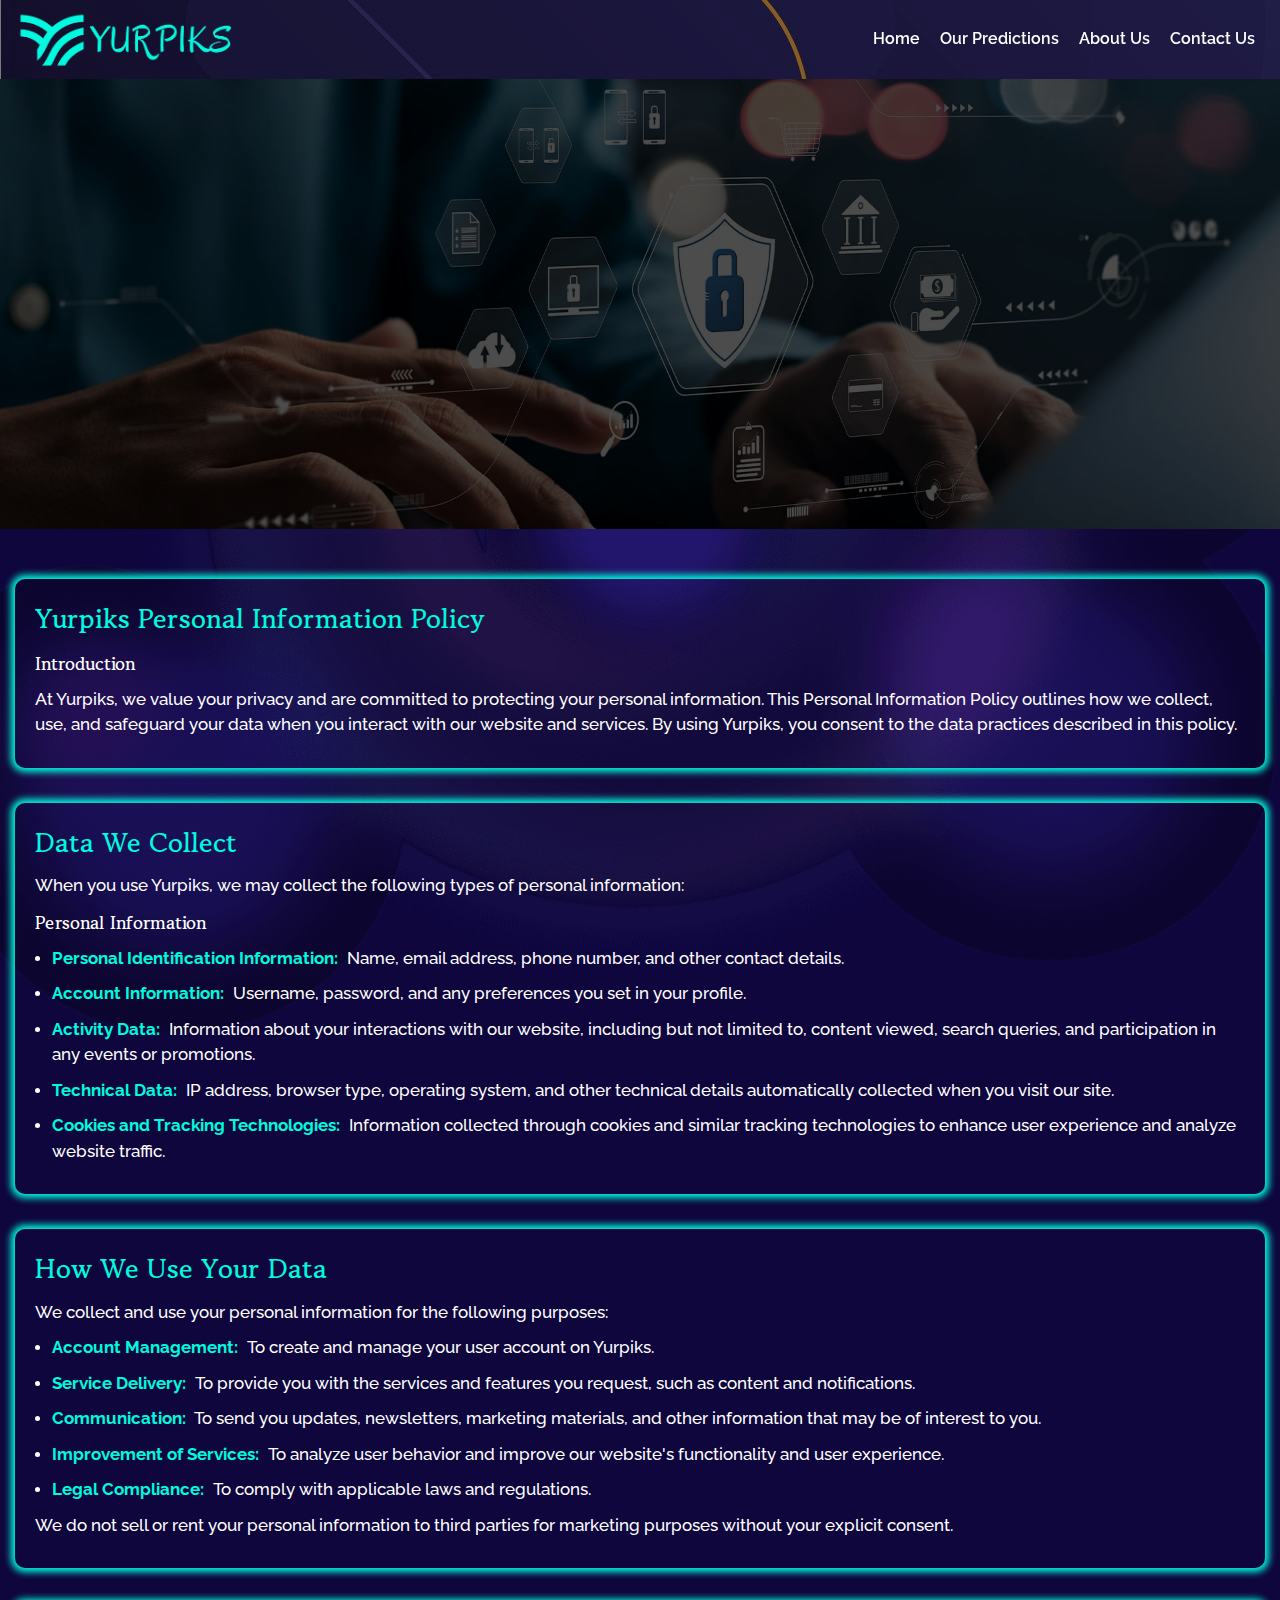
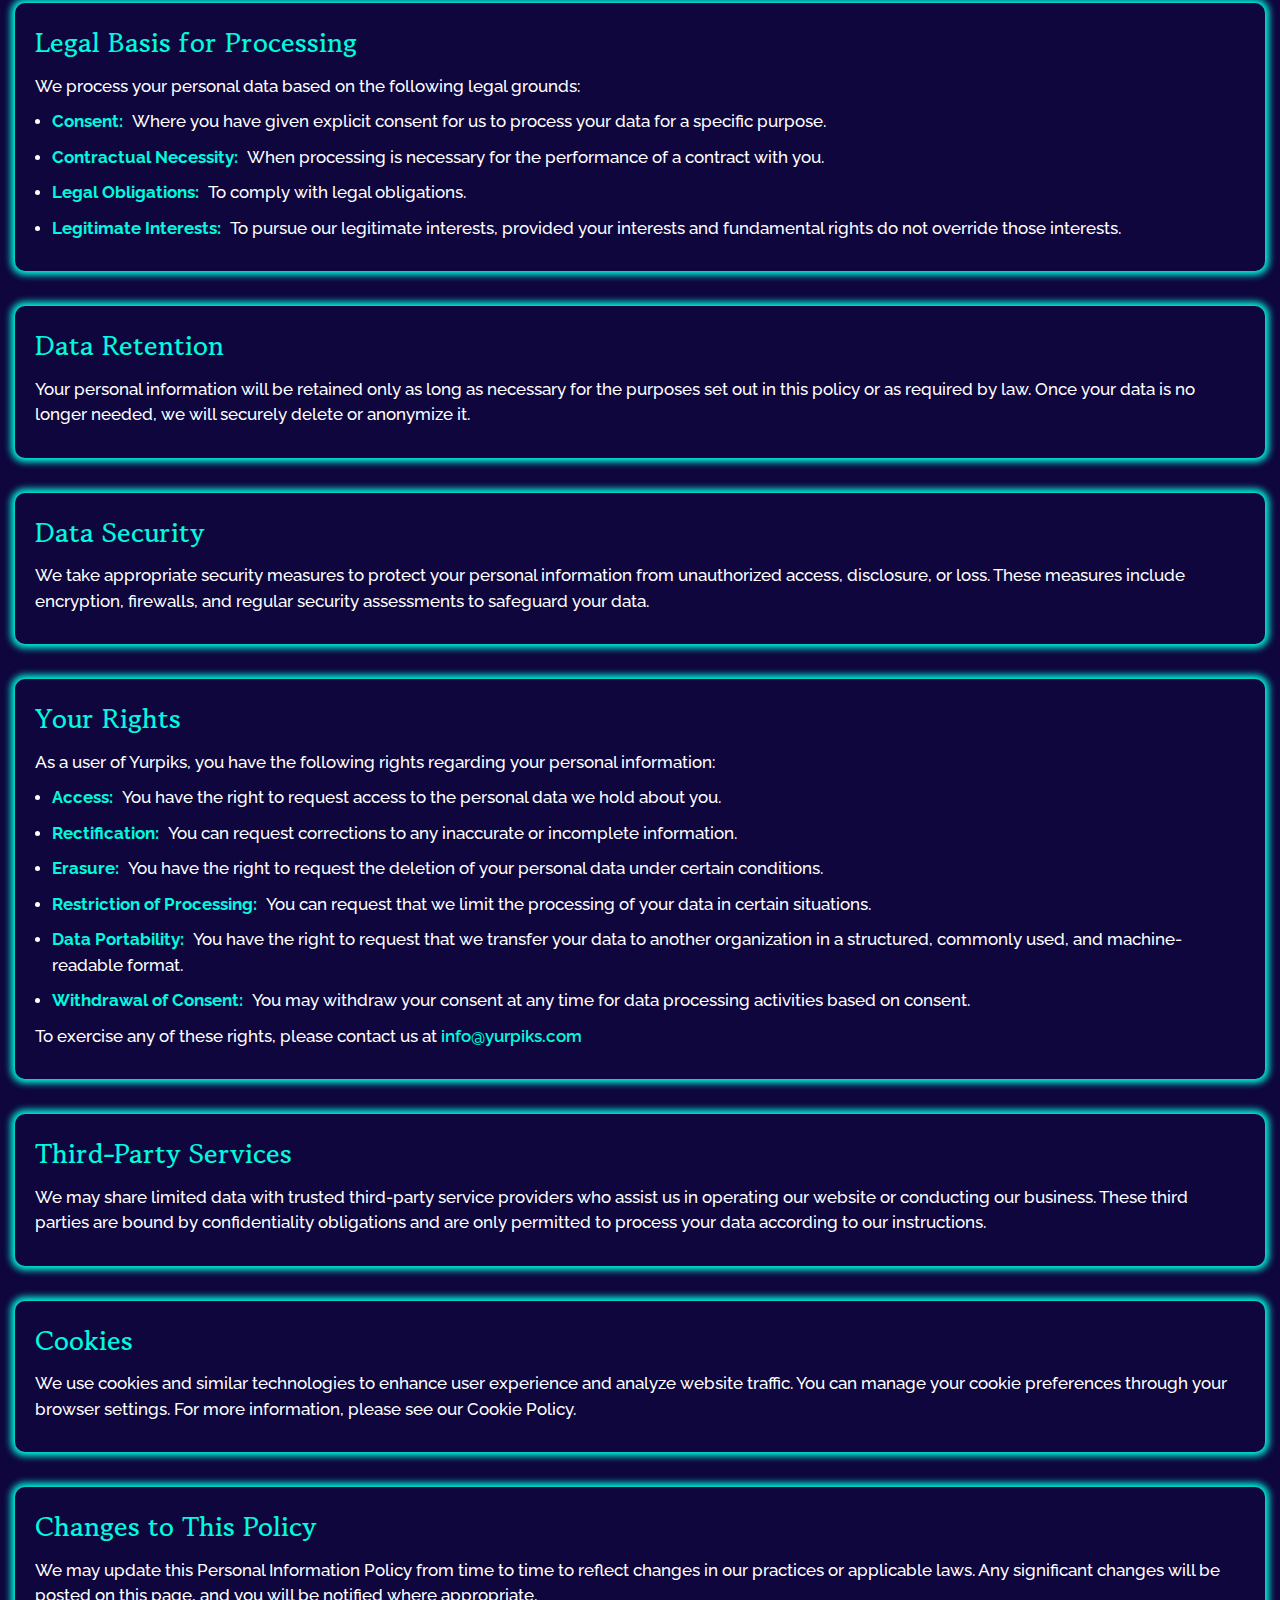
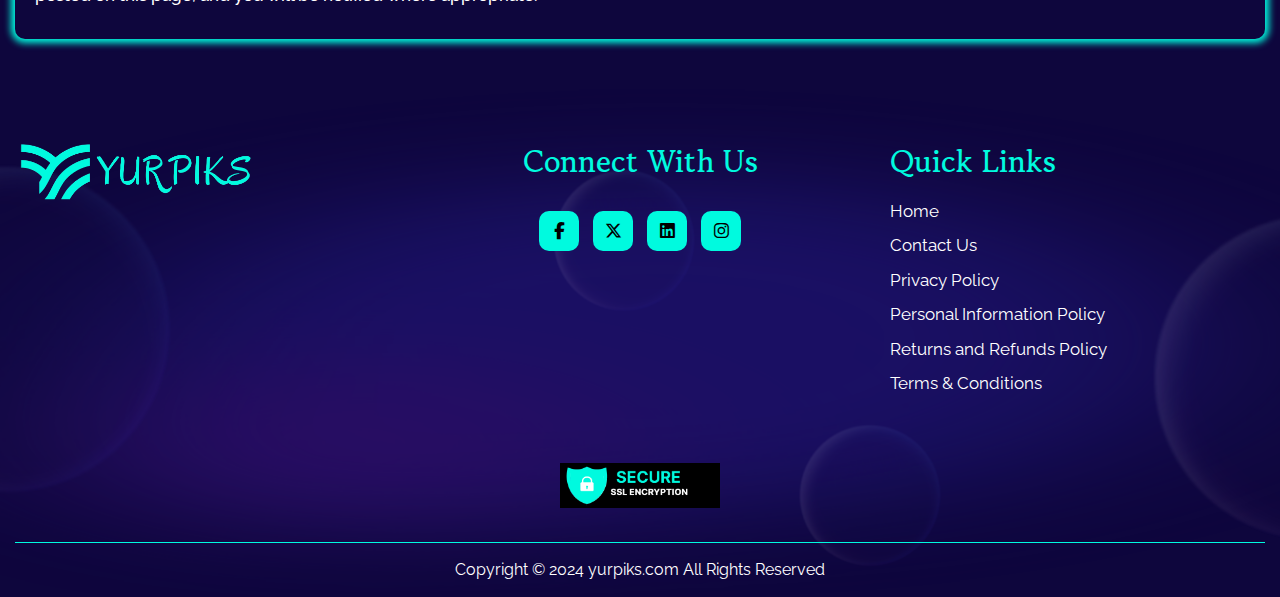
<file: personal-information.html>
<!DOCTYPE html>
<html lang="en">

<head>
    <meta name="viewport" content="width=device-width, initial-scale=1.0">
    <meta name="robots" content="index, follow">
    <link rel="stylesheet" href="./assets/fontawesome/css/all.css">
    <link rel="stylesheet" href="assets/css/aos.css">
    <link rel="stylesheet" href="./assets/css/style.css">
    <link rel="stylesheet" href="./assets/css/responsive.css">
    <link rel="icon" type="images/icon" href="./assets/images/favicon.ico">
    <title>Personal Information Policy</title>
</head>

<body>

    <!-- Header Start -->
    <header class="site-header">
        <div class="container">
            <nav class="desktop-menu">

                <div class="logo">
                    <a href="./">
                        <img src="./assets/images/logo.svg" alt="logo"></a>
                </div>

                <div class="menu-icon"><i class="fa-solid fa-bars"></i></div>


                <div class="main-navbar">
                    <ul class="desktop-navlist">
                        <li><a href="./">Home</a></li>
                        <li><a href="our-predictions">Our Predictions</a></li>
                        <li><a href="about-us">About Us</a></li>
                        <li><a href="contact-us">Contact Us</a></li>
                    </ul>
                    <div class="close-icon"><i class="fa-solid fa-x"></i></div>
                </div>
            </nav>
        </div>
    </header>
    <!-- Header End -->

    <!-- Page Banner Section  Start -->
    <section class="banner">
        <div class="banner-image pages-banner-image">
            <img src="./assets/images/personal-banner-image.jpg" alt="image">
        </div>
        <div class="banner-text pages-banner-text">
            <div class="pages-banner-text-group">
                <h1>Personal Information Policy</h1>
            </div>
        </div>
    </section>
    <!-- Page Banner Section  End-->

    <!-- Peresonal Information Content Section Start -->
    <section class="sub-pages-content-section py-5">
        <div class="container">
            <div class="sub-pages-content-wrapper">

                <div class="sub-pages-group">
                    <h3>
                        Yurpiks Personal Information Policy
                    </h3>
                    <h4>
                        Introduction
                    </h4>

                    <p>
                        At Yurpiks, we value your privacy and are committed to protecting your personal information.
                        This Personal Information Policy outlines how we collect, use, and safeguard your data when you
                        interact with our website and services. By using Yurpiks, you consent to the data practices
                        described in this policy.
                    </p>
                </div>

                <div class="sub-pages-group">
                    <h3>
                        Data We Collect
                    </h3>
                    <p>
                        When you use Yurpiks, we may collect the following types of personal information:
                    </p>
                    <h4>
                        Personal Information
                    </h4>
                    <ul>
                        <li>
                            <p>
                                <span class="heading-like">Personal Identification Information:</span>
                                Name, email address, phone number, and other contact details.
                            </p>
                        </li>
                        <li>
                            <p>
                                <span class="heading-like">Account Information:</span>
                                Username, password, and any preferences you set in your profile.
                            </p>
                        </li>
                        <li>
                            <p>
                                <span class="heading-like">Activity Data:</span>
                                Information about your interactions with our website, including but not limited to,
                                content viewed, search queries, and participation in any events or promotions.
                            </p>
                        </li>
                        <li>
                            <p>
                                <span class="heading-like"> Technical Data: </span>
                                IP address, browser type, operating system, and other technical details automatically
                                collected when you visit our site.
                            </p>
                        </li>
                        <li>
                            <p>
                                <span class="heading-like">Cookies and Tracking Technologies:</span>
                                Information collected through cookies and similar tracking technologies to enhance user
                                experience and analyze website traffic.
                            </p>
                        </li>
                    </ul>
                </div>

                <div class="sub-pages-group">
                    <h3>
                        How We Use Your Data
                    </h3>
                    <p>
                        We collect and use your personal information for the following purposes:
                    </p>
                    <ul>
                        <li>
                            <p>
                                <span class="heading-like">Account Management: </span>
                                To create and manage your user account on Yurpiks.
                            </p>
                        </li>
                        <li>
                            <p>
                                <span class="heading-like">Service Delivery: </span>
                                To provide you with the services and features you request, such as content and
                                notifications.
                            </p>
                        </li>
                        <li>
                            <p>
                                <span class="heading-like">Communication:</span>
                                To send you updates, newsletters, marketing materials, and other information that may be
                                of interest to you.
                            </p>
                        </li>
                        <li>
                            <p>
                                <span class="heading-like">Improvement of Services: </span>
                                To analyze user behavior and improve our website's functionality and user experience.
                            </p>
                        </li>
                        <li>
                            <p>
                                <span class="heading-like">Legal Compliance: </span>
                                To comply with applicable laws and regulations.
                            </p>
                        </li>
                    </ul>
                    <p>
                        We do not sell or rent your personal information to third parties for marketing purposes without
                        your explicit consent.
                    </p>


                </div>

                <div class="sub-pages-group">
                    <h3>
                        Legal Basis for Processing
                    </h3>
                    <p>
                        We process your personal data based on the following legal grounds:
                    </p>
                    <ul>
                        <li>
                            <p>
                                <span class="heading-like">Consent: </span>
                                Where you have given explicit consent for us to process your data for a specific
                                purpose.
                            </p>
                        </li>
                        <li>
                            <p>
                                <span class="heading-like">Contractual Necessity: </span>
                                When processing is necessary for the performance of a contract with you.
                            </p>
                        </li>
                        <li>
                            <p>
                                <span class="heading-like">Legal Obligations: </span>
                                To comply with legal obligations.
                            </p>
                        </li>
                        <li>
                            <p>
                                <span class="heading-like">Legitimate Interests: </span>
                                To pursue our legitimate interests, provided your interests and fundamental rights do
                                not override those interests.
                            </p>
                        </li>
                    </ul>
                </div>

                <div class="sub-pages-group">
                    <h3>
                        Data Retention
                    </h3>

                    <p>
                        Your personal information will be retained only as long as necessary for the purposes set out in
                        this policy or as required by law. Once your data is no longer needed, we will securely delete
                        or anonymize it.
                    </p>
                </div>

                <div class="sub-pages-group">
                    <h3>
                        Data Security
                    </h3>

                    <p>
                        We take appropriate security measures to protect your personal information from unauthorized
                        access, disclosure, or loss. These measures include encryption, firewalls, and regular security
                        assessments to safeguard your data.
                    </p>

                </div>

                <div class="sub-pages-group">
                    <h3>
                        Your Rights
                    </h3>
                    <p>
                        As a user of Yurpiks, you have the following rights regarding your personal information:
                    </p>
                    <ul>
                        <li>
                            <p>
                                <span class="heading-like">Access: </span>
                                You have the right to request access to the personal data we hold about you.
                            </p>
                        </li>
                        <li>
                            <p>
                                <span class="heading-like">Rectification: </span>
                                You can request corrections to any inaccurate or incomplete information.
                            </p>
                        </li>
                        <li>
                            <p>
                                <span class="heading-like">Erasure: </span>
                                You have the right to request the deletion of your personal data under certain conditions.
                            </p>
                        </li>
                        <li>
                            <p>
                                <span class="heading-like">Restriction of Processing: </span>
                                You can request that we limit the processing of your data in certain situations.
                            </p>
                        </li>
                        <li>
                            <p>
                                <span class="heading-like">Data Portability: </span>
                                You have the right to request that we transfer your data to another organization in a structured, commonly used, and machine-readable format.
                            </p>
                        </li>
                        <li>
                            <p>
                                <span class="heading-like">Withdrawal of Consent: </span>
                                You may withdraw your consent at any time for data processing activities based on consent.
                            </p>
                        </li>
                    </ul>
                    <p>
                        To exercise any of these rights, please contact us at <a href="mailto:info@yurpiks.com">info@yurpiks.com</a>
                    </p>
                </div>


                <div class="sub-pages-group">
                    <h3>
                        Third-Party Services
                    </h3>

                    <p>
                        We may share limited data with trusted third-party service providers who assist us in operating our website or conducting our business. These third parties are bound by confidentiality obligations and are only permitted to process your data according to our instructions.
                    </p>                 
                </div>

                <div class="sub-pages-group">
                    <h3>
                        Cookies
                    </h3>

                    <p>
                        We use cookies and similar technologies to enhance user experience and analyze website traffic. You can manage your cookie preferences through your browser settings. For more information, please see our Cookie Policy.
                    </p>                  
                   
                </div>

                <div class="sub-pages-group">
                    <h3>
                        Changes to This Policy
                    </h3>

                    <p>
                        We may update this Personal Information Policy from time to time to reflect changes in our practices or applicable laws. Any significant changes will be posted on this page, and you will be notified where appropriate.
                    </p>
                </div>

            </div>
        </div>
    </section>
    <!-- Peresonal Information Content Section End -->




    <!-- Footer Start -->
    <footer class="footer pt-5">
        <div class="container">
            <div class="footer-wrapper">

                <div class="logo-bottom footer-items">
                    <div class="lg-btm"><a href="./"> <img src="./assets/images/logo.svg" alt="logo"></a>
                    </div>
                </div>

                <div class="footer-connect footer-items">
                    <h3>Connect With Us</h3>
                    <div class="social-icons">
                        <div>
                            <div class="footer-social-icons">
                                <a href="#"><i class="fa-brands fa-facebook-f facebook"></i></a>
                                <a href="#"><i class="fa-brands fa-x-twitter twitter"></i></a>
                                <a href="#"><i class="fa-brands fa-linkedin fa-fw linkedin"></i></i></a>
                                <a href="#"><i class="fa-brands fa-instagram instagram"></i></a>
                            </div>
                        </div>
                    </div>
                </div>


                <div class="footer-links footer-items">
                    <h3>Quick Links</h3>
                    <ul>
                        <li><a href="./">Home</a></li>
                        <li><a href="mailto:info@yurpiks.com">Contact Us</a></li>
                        <li><a href="privacy-policy">Privacy Policy</a></li>
                        <li><a href="personal-information">Personal Information Policy</a></li>
                        <li><a href="return-refund">Returns and Refunds Policy</a></li>
                        <li><a href="terms-conditions">Terms & Conditions</a></li>
                    </ul>
                </div>
            </div>
            <div class="ssl-certificate text-center py-3">
                <img src="./assets/images/ssl.png" alt="ssl-logo">
            </div>
            <div class="copyright py-4">
                <p>Copyright &copy; 2024 yurpiks.com All Rights Reserved</p>
            </div>
        </div>
    </footer>
    <!-- Footer End -->

    <script src="assets/js/aos.js"></script>
    <script src="./assets/js/index.js"></script>
</body>

</html>
</file>
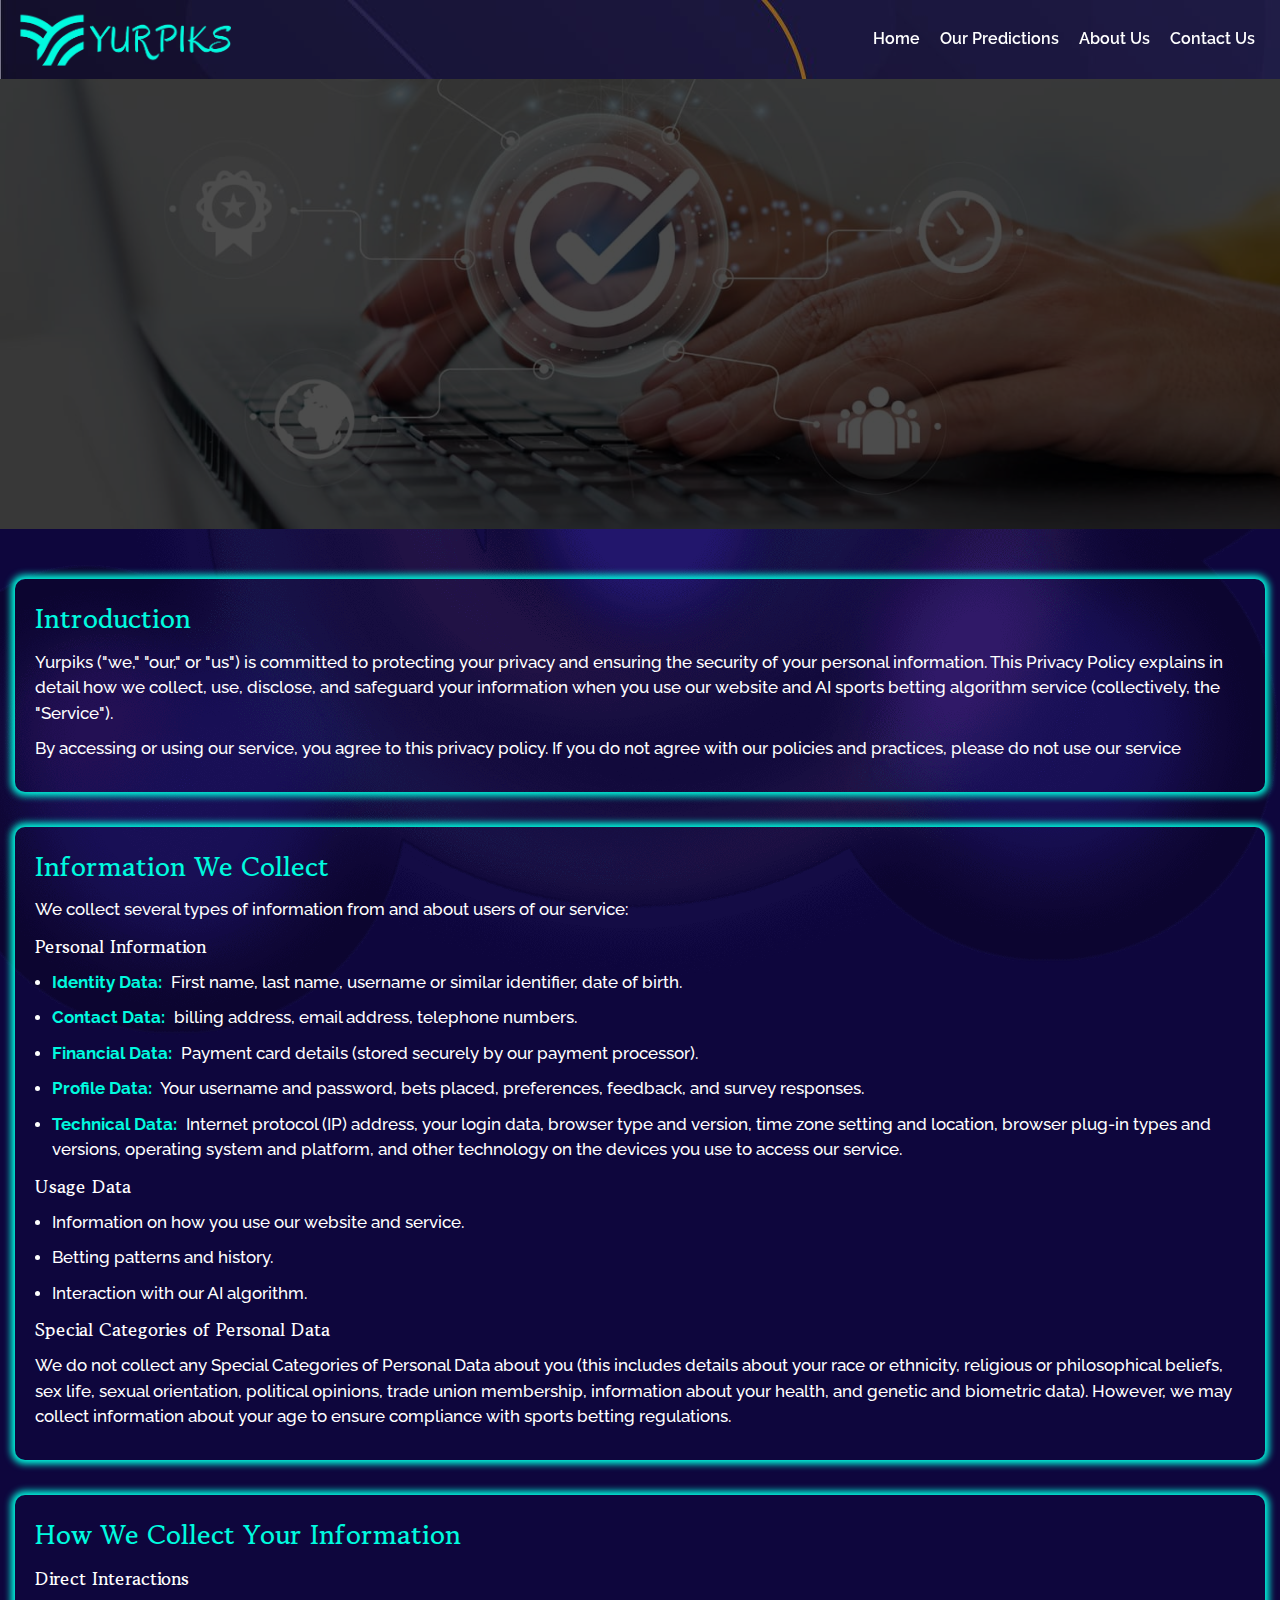
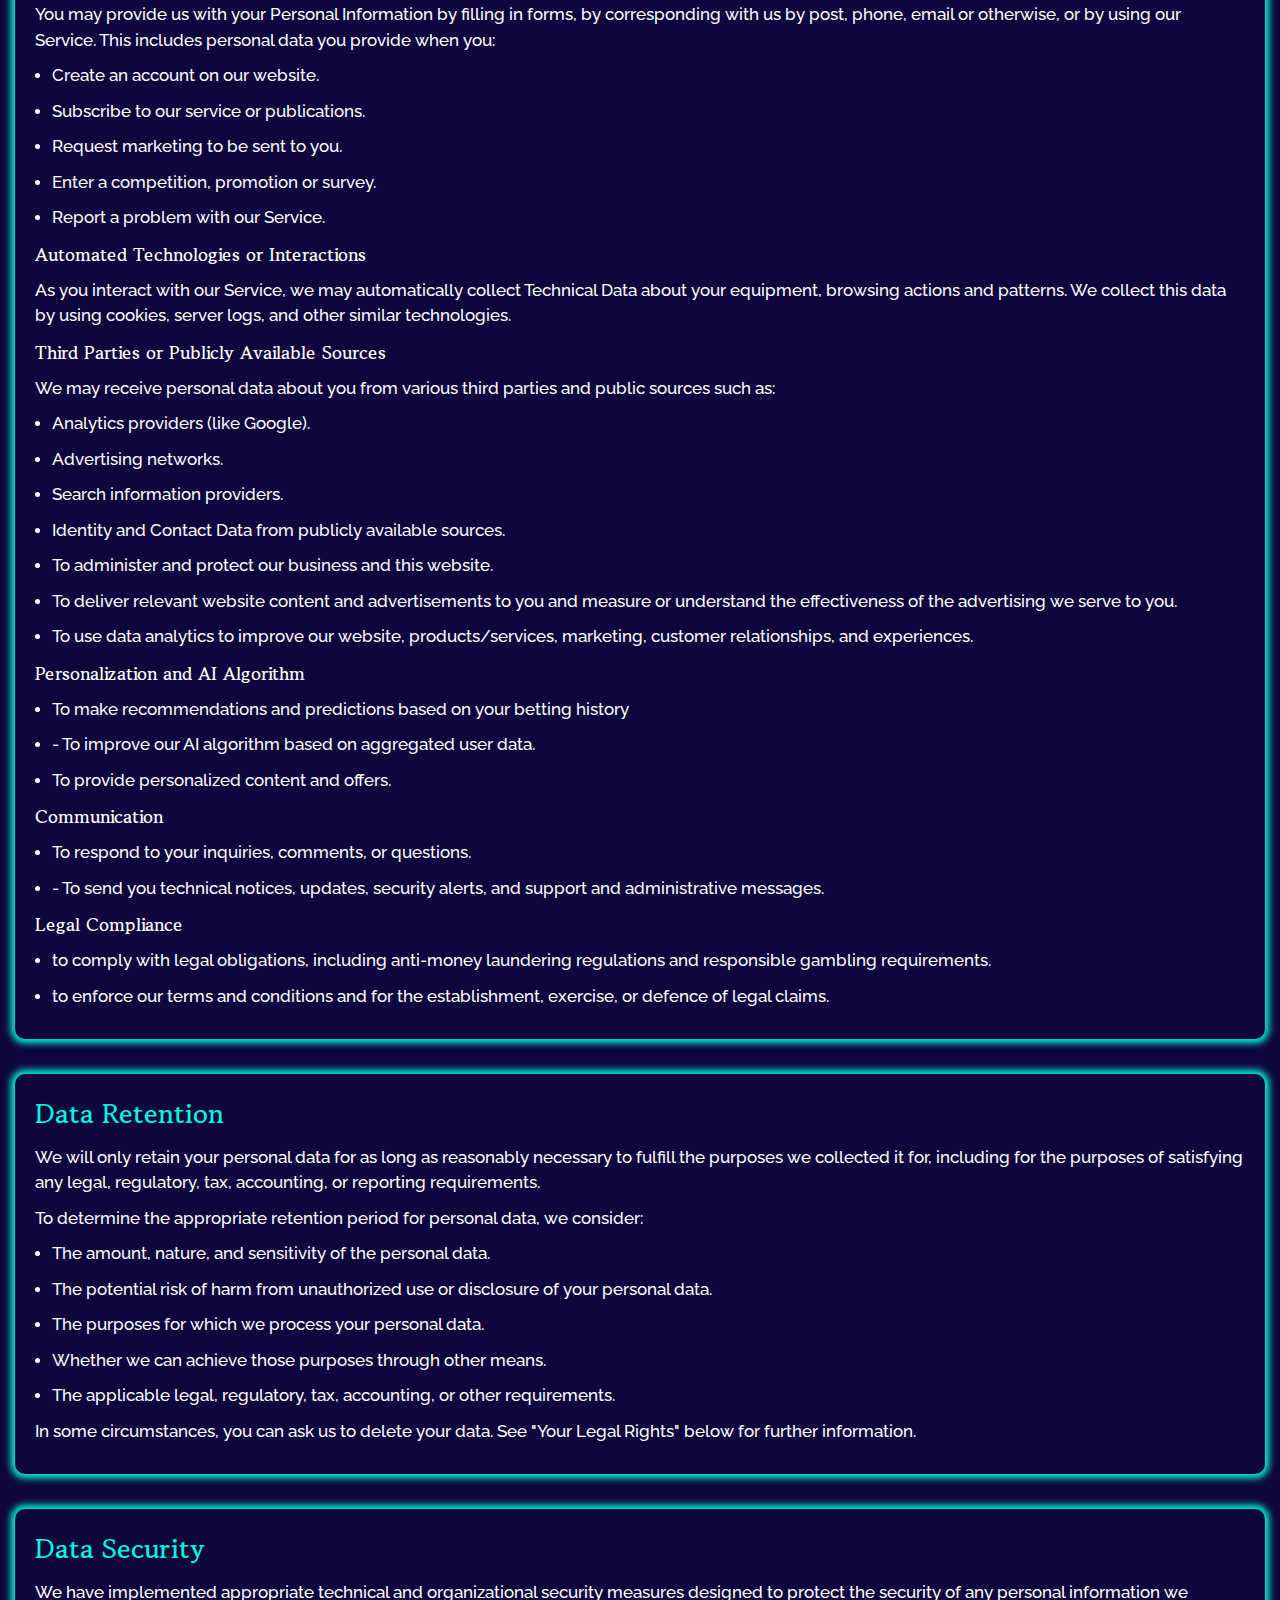
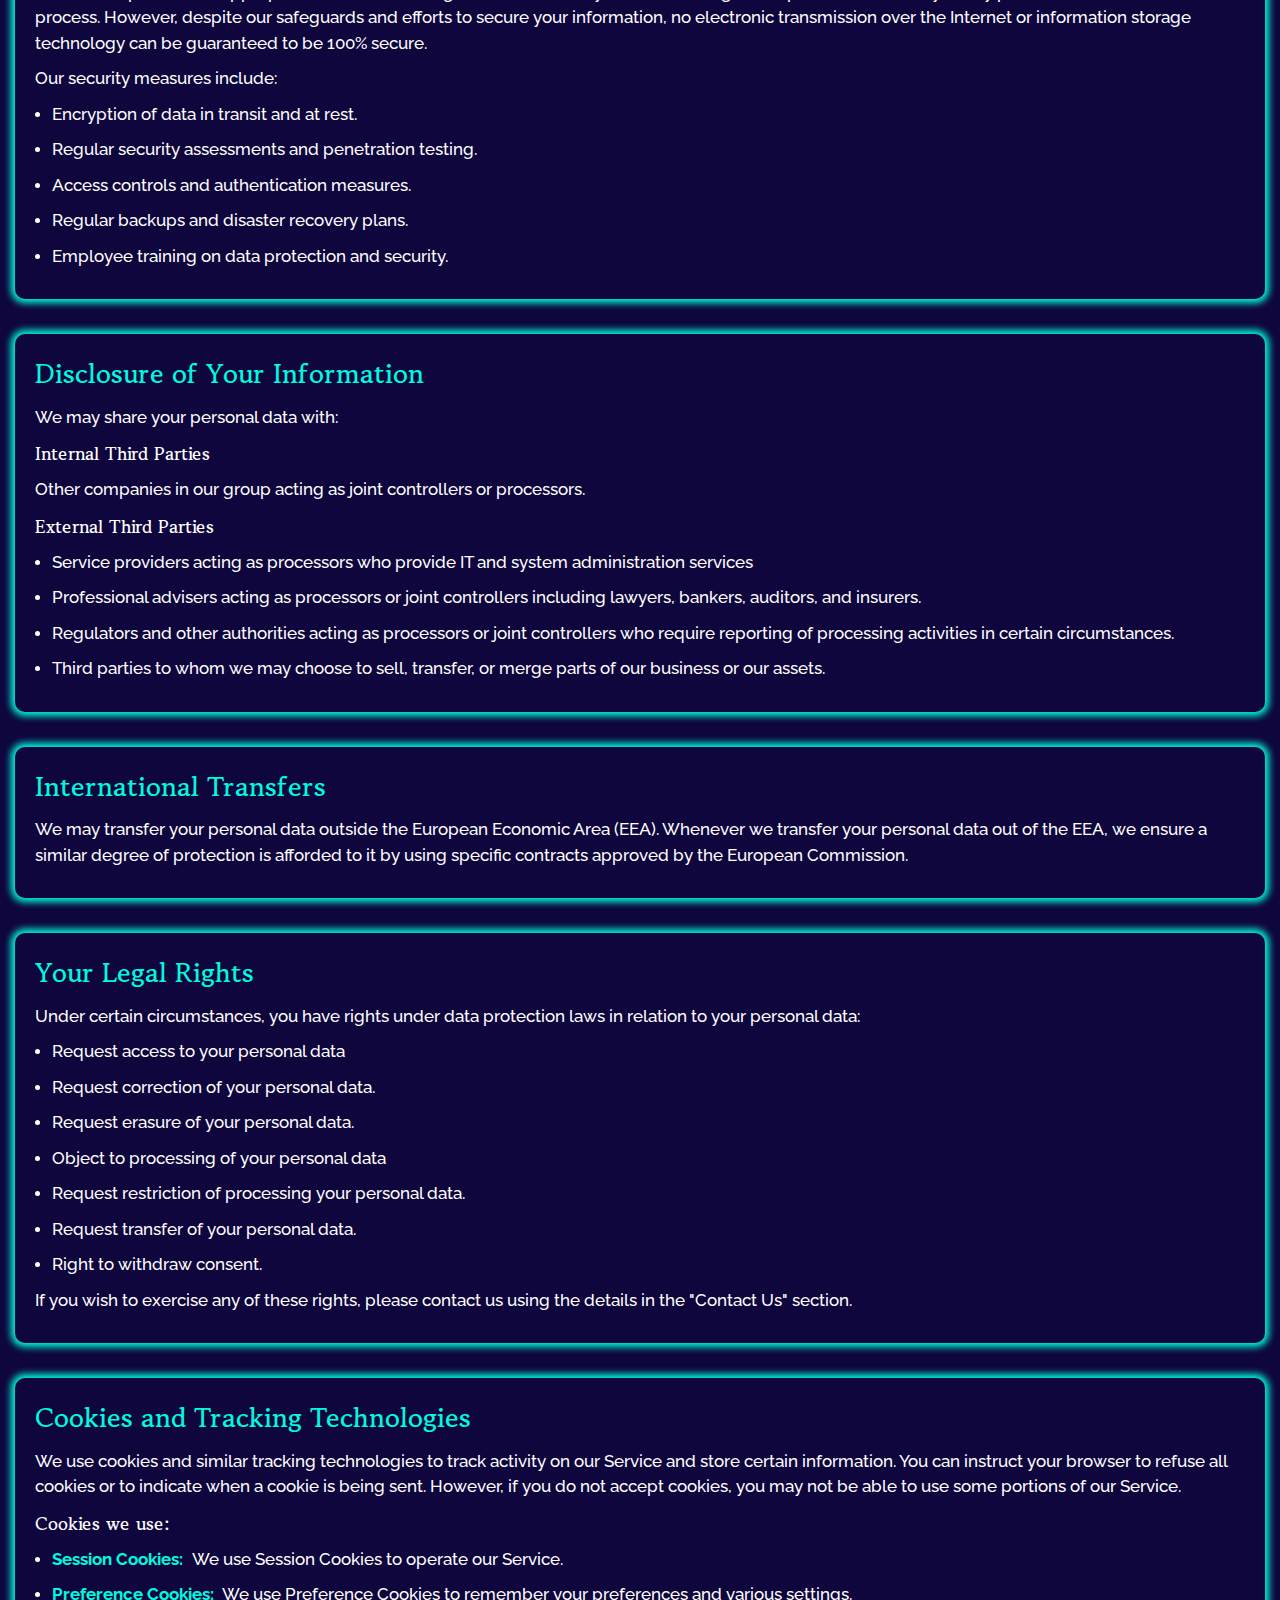
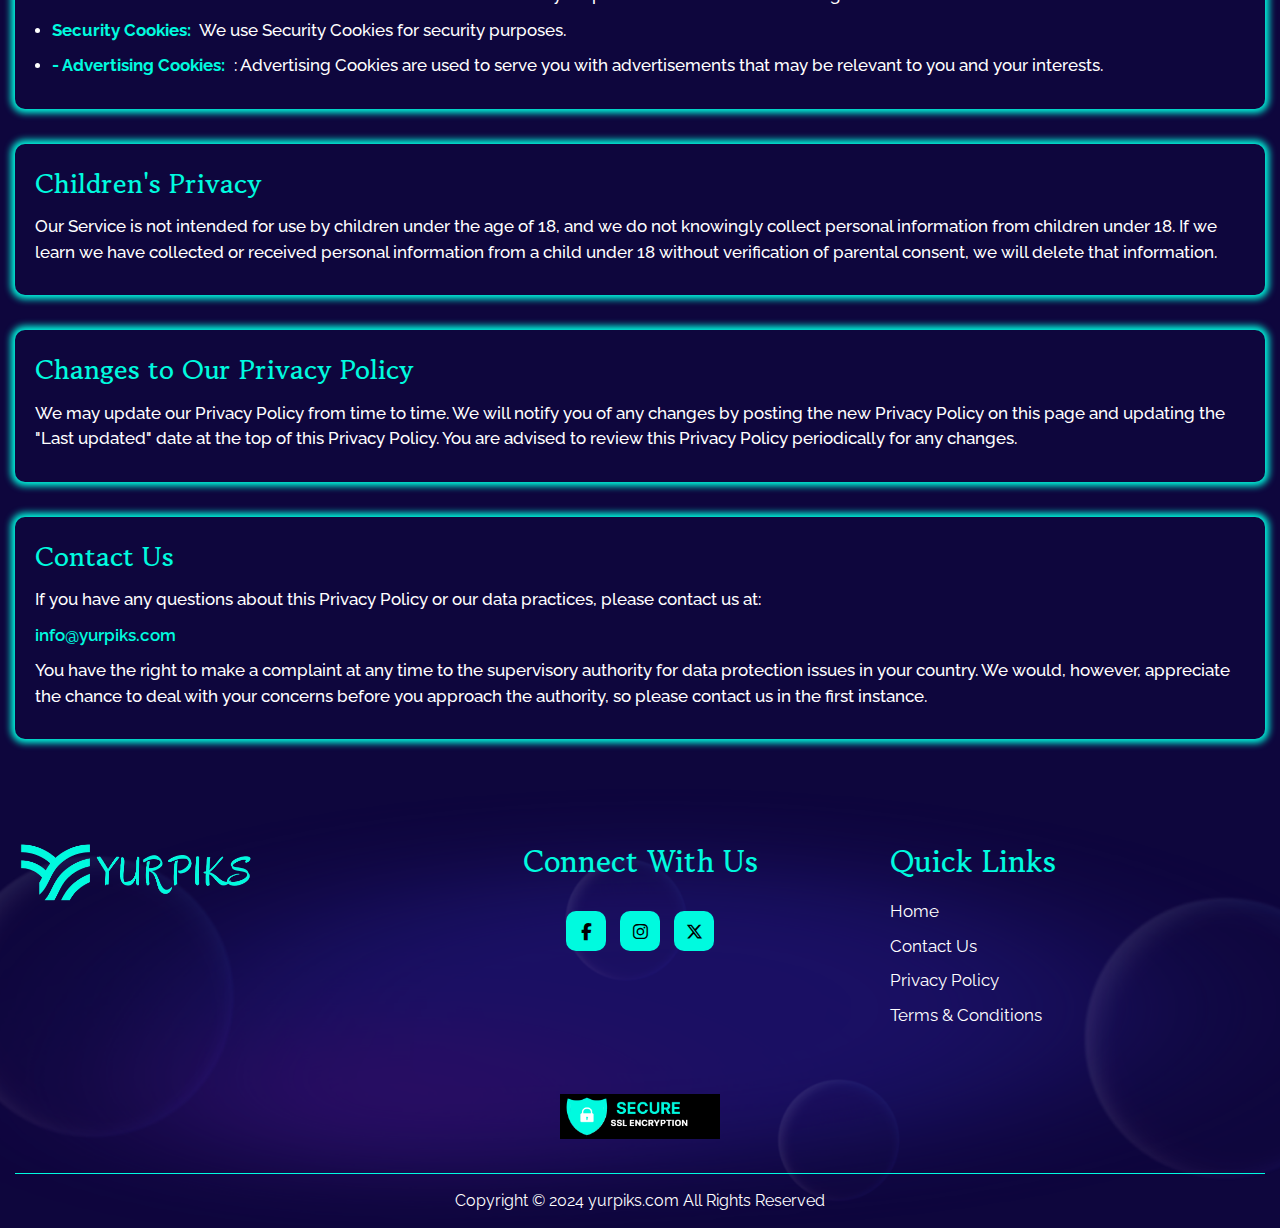
<file: privacy-policy.html>
<!DOCTYPE html>
<html lang="en">

<head>
    <meta name="viewport" content="width=device-width, initial-scale=1.0">
    <meta name="robots" content="index, follow">
    <link rel="stylesheet" href="./assets/fontawesome/css/all.css">
    <link rel="stylesheet" href="assets/css/aos.css">
    <link rel="stylesheet" href="./assets/css/style.css">
    <link rel="stylesheet" href="./assets/css/responsive.css">
    <link rel="icon" type="images/icon" href="./assets/images/favicon.ico">
    <title>Privacy Policy</title>
</head>

<body>

    <!-- Header Start -->
    <header class="site-header">
        <div class="container">
            <nav class="desktop-menu">

                <div class="logo">
                    <a href="./">
                        <img src="./assets/images/logo.svg" alt="logo"></a>
                </div>

                <div class="menu-icon"><i class="fa-solid fa-bars"></i></div>


                <div class="main-navbar">
                    <ul class="desktop-navlist">
                        <li><a href="./">Home</a></li>
                        <li><a href="our-predictions">Our Predictions</a></li>
                        <li><a href="about-us">About Us</a></li>
                        <li><a href="contact-us">Contact Us</a></li>
                    </ul>
                    <div class="close-icon"><i class="fa-solid fa-x"></i></div>
                </div>
            </nav>
        </div>
    </header>
    <!-- Header End -->

    <!-- Page Banner Section  Start -->
    <section class="banner">
        <div class="banner-image pages-banner-image">
            <img src="./assets/images/privacy-banner-imaeg.jpg" alt="image">
        </div>
        <div class="banner-text pages-banner-text">
            <div class="pages-banner-text-group">
                <h1>Privacy Policy</h1>
            </div>
        </div>
    </section>
    <!-- Page Banner Section  End-->

    <!-- Privacy Policy Content Section Start -->
    <section class="sub-pages-content-section py-5">
        <div class="container">
            <div class="sub-pages-content-wrapper">

                <div class="sub-pages-group">
                    <h3>
                        Introduction
                    </h3>

                    <p>
                        Yurpiks ("we," "our," or "us") is committed to protecting your privacy and ensuring the
                        security of your personal information. This Privacy Policy explains in detail how we collect,
                        use, disclose, and safeguard your information when you use our website and AI sports
                        betting algorithm service (collectively, the "Service").
                    </p>
                    <p>
                        By accessing or using our service, you agree to this privacy policy. If you do not agree with
                        our policies and practices, please do not use our service
                    </p>
                </div>

                <div class="sub-pages-group">
                    <h3>
                        Information We Collect
                    </h3>
                    <p>
                        We collect several types of information from and about users of our service:
                    </p>
                    <h4>
                        Personal Information
                    </h4>
                    <ul>
                        <li>
                            <p>
                                <span class="heading-like">Identity Data:</span>
                                First name, last name, username or similar identifier, date of birth.
                            </p>
                        </li>
                        <li>
                            <p>
                                <span class="heading-like">Contact Data:</span>
                                billing address, email address, telephone numbers.
                            </p>
                        </li>
                        <li>
                            <p>
                                <span class="heading-like">Financial Data:</span>
                                Payment card details (stored securely by our payment processor).
                            </p>
                        </li>
                        <li>
                            <p>
                                <span class="heading-like"> Profile Data:</span>
                                Your username and password, bets placed, preferences, feedback, and survey
                                responses.
                            </p>
                        </li>
                        <li>
                            <p>
                                <span class="heading-like">Technical Data:</span>
                                Internet protocol (IP) address, your login data, browser type and version,
                                time zone setting and location, browser plug-in types and versions, operating system and
                                platform, and other technology on the devices you use to access our service.
                            </p>
                        </li>
                    </ul>
                    <h4>
                        Usage Data
                    </h4>
                    <ul>
                        <li>
                            <p>
                                Information on how you use our website and service.
                            </p>
                        </li>
                        <li>
                            <p>
                                Betting patterns and history.
                            </p>
                        </li>
                        <li>
                            <p>
                                Interaction with our AI algorithm.
                            </p>
                        </li>
                    </ul>
                    <h4>
                        Special Categories of Personal Data
                    </h4>
                    <p>
                        We do not collect any Special Categories of Personal Data about you (this includes details
                        about your race or ethnicity, religious or philosophical beliefs, sex life, sexual orientation,
                        political opinions, trade union membership, information about your health, and genetic and
                        biometric data). However, we may collect information about your age to ensure compliance
                        with sports betting regulations.
                    </p>
                </div>

                <div class="sub-pages-group">
                    <h3>
                        How We Collect Your Information
                    </h3>
                    <h4>
                        Direct Interactions
                    </h4>
                    <p>
                        You may provide us with your Personal Information by filling in forms, by corresponding with
                        us by post, phone, email or otherwise, or by using our Service. This includes personal data
                        you provide when you:
                    </p>
                    <ul>
                        <li>
                            <p>
                                Create an account on our website.
                            </p>
                        </li>
                        <li>
                            <p>
                                Subscribe to our service or publications.
                            </p>
                        </li>
                        <li>
                            <p>
                                Request marketing to be sent to you.
                            </p>
                        </li>
                        <li>
                            <p>
                                Enter a competition, promotion or survey.
                            </p>
                        </li>
                        <li>
                            <p>
                                Report a problem with our Service.
                            </p>
                        </li>
                    </ul>
                    <h4>
                        Automated Technologies or Interactions
                    </h4>
                    <p>
                        As you interact with our Service, we may automatically collect Technical Data about your
                        equipment, browsing actions and patterns. We collect this data by using cookies, server
                        logs, and other similar technologies.
                    </p>
                    <h4>
                        Third Parties or Publicly Available Sources
                    </h4>
                    <p>
                        We may receive personal data about you from various third parties and public sources such
                        as:
                    </p>
                    <ul>
                        <li>
                            <p>
                                Analytics providers (like Google).
                            </p>
                        </li>
                        <li>
                            <p>
                                Advertising networks.
                            </p>
                        </li>
                        <li>
                            <p>
                                Search information providers.
                            </p>
                        </li>
                        <li>
                            <p>
                                Identity and Contact Data from publicly available sources.
                            </p>
                        </li>
                        <li>
                            <p>
                                To administer and protect our business and this website.
                            </p>
                        </li>
                        <li>
                            <p>
                                To deliver relevant website content and advertisements to you and measure or understand
                                the effectiveness of the advertising we serve to you.
                            </p>
                        </li>
                        <li>
                            <p>
                                To use data analytics to improve our website, products/services, marketing, customer
                                relationships, and experiences.
                            </p>
                        </li>
                    </ul>
                    <h4>
                        Personalization and AI Algorithm
                    </h4>
                    <ul>
                        <li>
                            <p>
                                To make recommendations and predictions based on your betting history
                            </p>
                        </li>
                        <li>
                            <p>
                                - To improve our AI algorithm based on aggregated user data.
                            </p>
                        </li>
                        <li>
                            <p>
                                To provide personalized content and offers.
                            </p>
                        </li>
                    </ul>
                    <h4>
                        Communication
                    </h4>
                    <ul>
                        <li>
                            <p>
                                To respond to your inquiries, comments, or questions.
                            </p>
                        </li>
                        <li>
                            <p>
                                - To send you technical notices, updates, security alerts, and support and
                                administrative
                                messages.
                            </p>
                        </li>
                    </ul>
                    <h4>
                        Legal Compliance
                    </h4>
                    <ul>
                        <li>
                            <p>
                                to comply with legal obligations, including anti-money laundering regulations and
                                responsible
                                gambling requirements.
                            </p>
                        </li>
                        <li>
                            <p>
                                to enforce our terms and conditions and for the establishment, exercise, or defence of
                                legal
                                claims.
                            </p>
                        </li>
                    </ul>
                </div>

                <div class="sub-pages-group">
                    <h3>
                        Data Retention
                    </h3>
                    <p>
                        We will only retain your personal data for as long as reasonably necessary to fulfill the
                        purposes we collected it for, including for the purposes of satisfying any legal, regulatory,
                        tax,
                        accounting, or reporting requirements.
                    </p>
                    <p>
                        To determine the appropriate retention period for personal data, we consider:
                    </p>
                    <ul>
                        <li>
                            <p>
                                The amount, nature, and sensitivity of the personal data.
                            </p>
                        </li>
                        <li>
                            <p>
                                The potential risk of harm from unauthorized use or disclosure of your personal data.
                            </p>
                        </li>
                        <li>
                            <p>
                                The purposes for which we process your personal data.
                            </p>
                        </li>
                        <li>
                            <p>
                                Whether we can achieve those purposes through other means.
                            </p>
                        </li>
                        <li>
                            <p>
                                The applicable legal, regulatory, tax, accounting, or other requirements.
                            </p>
                        </li>
                    </ul>
                    <p>
                        In some circumstances, you can ask us to delete your data. See "Your Legal Rights" below
                        for further information.
                    </p>
                </div>

                <div class="sub-pages-group">
                    <h3>
                        Data Security
                    </h3>

                    <p>
                        We have implemented appropriate technical and organizational security measures designed
                        to protect the security of any personal information we process. However, despite our
                        safeguards and efforts to secure your information, no electronic transmission over the
                        Internet or information storage technology can be guaranteed to be 100% secure.
                    </p>
                    <p>
                        Our security measures include:
                    </p>
                    <ul>
                        <li>
                            <p>
                                Encryption of data in transit and at rest.
                            </p>
                        </li>
                        <li>
                            <p>
                                Regular security assessments and penetration testing.
                            </p>
                        </li>
                        <li>
                            <p>
                                Access controls and authentication measures.
                            </p>
                        </li>
                        <li>
                            <p>
                                Regular backups and disaster recovery plans.
                            </p>
                        </li>
                        <li>
                            <p>
                                Employee training on data protection and security.
                            </p>
                        </li>
                    </ul>

                </div>

                <div class="sub-pages-group">
                    <h3>
                        Disclosure of Your Information
                    </h3>

                    <p>
                        We may share your personal data with:
                    </p>
                    <h4>
                        Internal Third Parties
                    </h4>
                    <p>
                        Other companies in our group acting as joint controllers or processors.
                    </p>
                    <h4>
                        External Third Parties
                    </h4>
                    <ul>
                        <li>
                            <p>
                                Service providers acting as processors who provide IT and system administration services
                            </p>
                        </li>
                        <li>
                            <p>
                                Professional advisers acting as processors or joint controllers including lawyers,
                                bankers,
                                auditors, and insurers.
                            </p>
                        </li>
                        <li>
                            <p>
                                Regulators and other authorities acting as processors or joint controllers who require
                                reporting of processing activities in certain circumstances.
                            </p>
                        </li>
                        <li>
                            <p>
                                Third parties to whom we may choose to sell, transfer, or merge parts of our business or
                                our assets.
                            </p>
                        </li>
                    </ul>
                </div>

                <div class="sub-pages-group">
                    <h3>
                        International Transfers
                    </h3>
                    <p>
                        We may transfer your personal data outside the European Economic Area (EEA). Whenever
                        we transfer your personal data out of the EEA, we ensure a similar degree of protection is
                        afforded to it by using specific contracts approved by the European Commission.
                    </p>
                </div>


                <div class="sub-pages-group">
                    <h3>
                        Your Legal Rights
                    </h3>

                    <p>
                        Under certain circumstances, you have rights under data protection laws in relation to your
                        personal data:
                    </p>
                    <ul>
                        <li>
                            <p>
                                Request access to your personal data
                            </p>
                        </li>
                        <li>
                            <p>
                                Request correction of your personal data.
                            </p>
                        </li>
                        <li>
                            <p>
                                Request erasure of your personal data.
                            </p>
                        </li>
                        <li>
                            <p>
                                Object to processing of your personal data
                            </p>
                        </li>
                        <li>
                            <p>
                                Request restriction of processing your personal data.
                            </p>
                        </li>
                        <li>
                            <p>
                                Request transfer of your personal data.
                            </p>
                        </li>
                        <li>
                            <p>
                                Right to withdraw consent.
                            </p>
                        </li>
                    </ul>
                    <p>
                        If you wish to exercise any of these rights, please contact us using the details in the "Contact
                        Us" section.
                    </p>
                </div>

                <div class="sub-pages-group">
                    <h3>
                        Cookies and Tracking Technologies
                    </h3>

                    <p>
                        We use cookies and similar tracking technologies to track activity on our Service and store
                        certain information. You can instruct your browser to refuse all cookies or to indicate when a
                        cookie is being sent. However, if you do not accept cookies, you may not be able to use
                        some portions of our Service.
                    </p>
                    <h4>
                        Cookies we use:
                    </h4>
                    <ul>
                        <li>
                            <p>
                                <span class="heading-like">Session Cookies: </span>
                                We use Session Cookies to operate our Service.
                            </p>
                        </li>
                        <li>
                            <p>
                                <span class="heading-like">Preference Cookies:</span>
                                We use Preference Cookies to remember your preferences and
                                various settings.
                            </p>
                        </li>
                        <li>
                            <p>
                                <span class="heading-like">Security Cookies:</span>
                                We use Security Cookies for security purposes.
                            </p>
                        </li>
                        <li>
                            <p>
                                <span class="heading-like">- Advertising Cookies:</span>
                                : Advertising Cookies are used to serve you with advertisements that
                                may be relevant to you and your interests.
                            </p>
                        </li>
                    </ul>
                </div>

                <div class="sub-pages-group">
                    <h3>
                        Children's Privacy
                    </h3>

                    <p>
                        Our Service is not intended for use by children under the age of 18, and we do not knowingly
                        collect personal information from children under 18. If we learn we have collected or
                        received personal information from a child under 18 without verification of parental consent,
                        we will delete that information.
                    </p>
                </div>

                <div class="sub-pages-group">
                    <h3>
                        Changes to Our Privacy Policy
                    </h3>
                    <p>
                        We may update our Privacy Policy from time to time. We will notify you of any changes by
                        posting the new Privacy Policy on this page and updating the "Last updated" date at the top
                        of this Privacy Policy. You are advised to review this Privacy Policy periodically for any
                        changes.
                    </p>
                </div>

                <div class="sub-pages-group">
                    <h3>
                        Contact Us
                    </h3>

                    <p>
                        If you have any questions about this Privacy Policy or our data practices, please contact us
                        at:
                    </p>
                    <p>
                        <a href="mailto:info@yurpiks.com">info@yurpiks.com</a>
                    </p>
                    <p>
                        You have the right to make a complaint at any time to the supervisory authority for data
                        protection issues in your country. We would, however, appreciate the chance to deal with
                        your concerns before you approach the authority, so please contact us in the first instance.
                    </p>
                </div>

            </div>
        </div>
    </section>
    <!-- Privacy Policy Content Section End -->




    <!-- Footer Start -->
    <footer class="footer pt-5">
        <div class="container">
            <div class="footer-wrapper">

                <div class="logo-bottom footer-items">
                    <div class="lg-btm"><a href="./"> <img src="./assets/images/logo.svg" alt="logo"></a>
                    </div>
                </div>

                <div class="footer-connect footer-items">
                    <h3>Connect With Us</h3>
                    <div class="social-icons">
                        <div>
                            <div class="footer-social-icons">
                                <a href="#"><i class="fa-brands fa-facebook-f facebook"></i></a>
                                <a href="#"><i class="fa-brands fa-instagram instagram"></i></a>
                                <a href="#"><i class="fa-brands fa-x-twitter twitter"></i></a>
                            </div>
                        </div>
                    </div>
                </div>


                <div class="footer-links footer-items">
                    <h3>Quick Links</h3>
                    <ul>
                        <li><a href="./">Home</a></li>
                        <li><a href="mailto:info@yurpiks.com">Contact Us</a></li>
                        <li><a href="privacy-policy">Privacy Policy</a></li>
                        <li><a href="terms-conditions">Terms & Conditions</a></li>
                    </ul>
                </div>
            </div>
            <div class="ssl-certificate text-center py-3">
                <img src="./assets/images/ssl.png" alt="ssl-logo">
            </div>
            <div class="copyright py-4">
                <p>Copyright &copy; 2024 yurpiks.com All Rights Reserved</p>
            </div>
        </div>
    </footer>
    <!-- Footer End -->

    <script src="assets/js/aos.js"></script>
    <script src="./assets/js/index.js"></script>
</body>

</html>
</file>
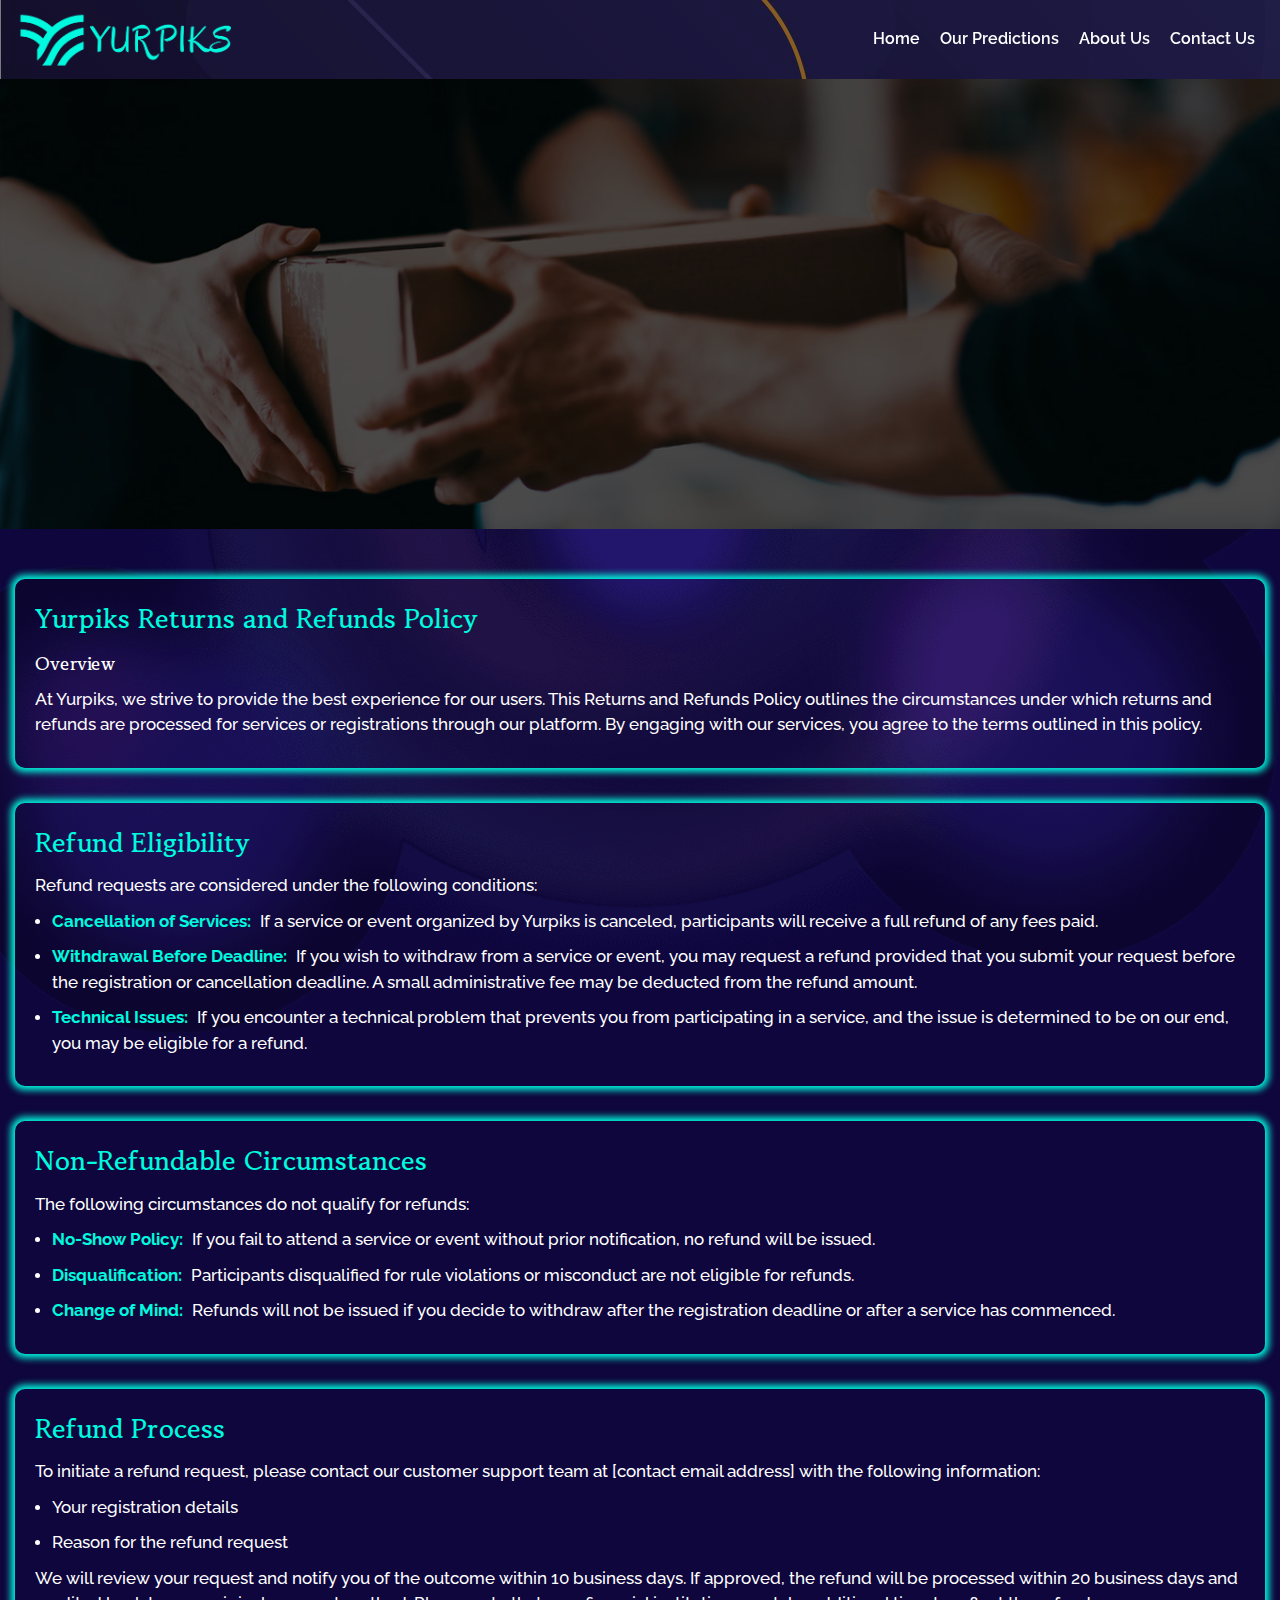
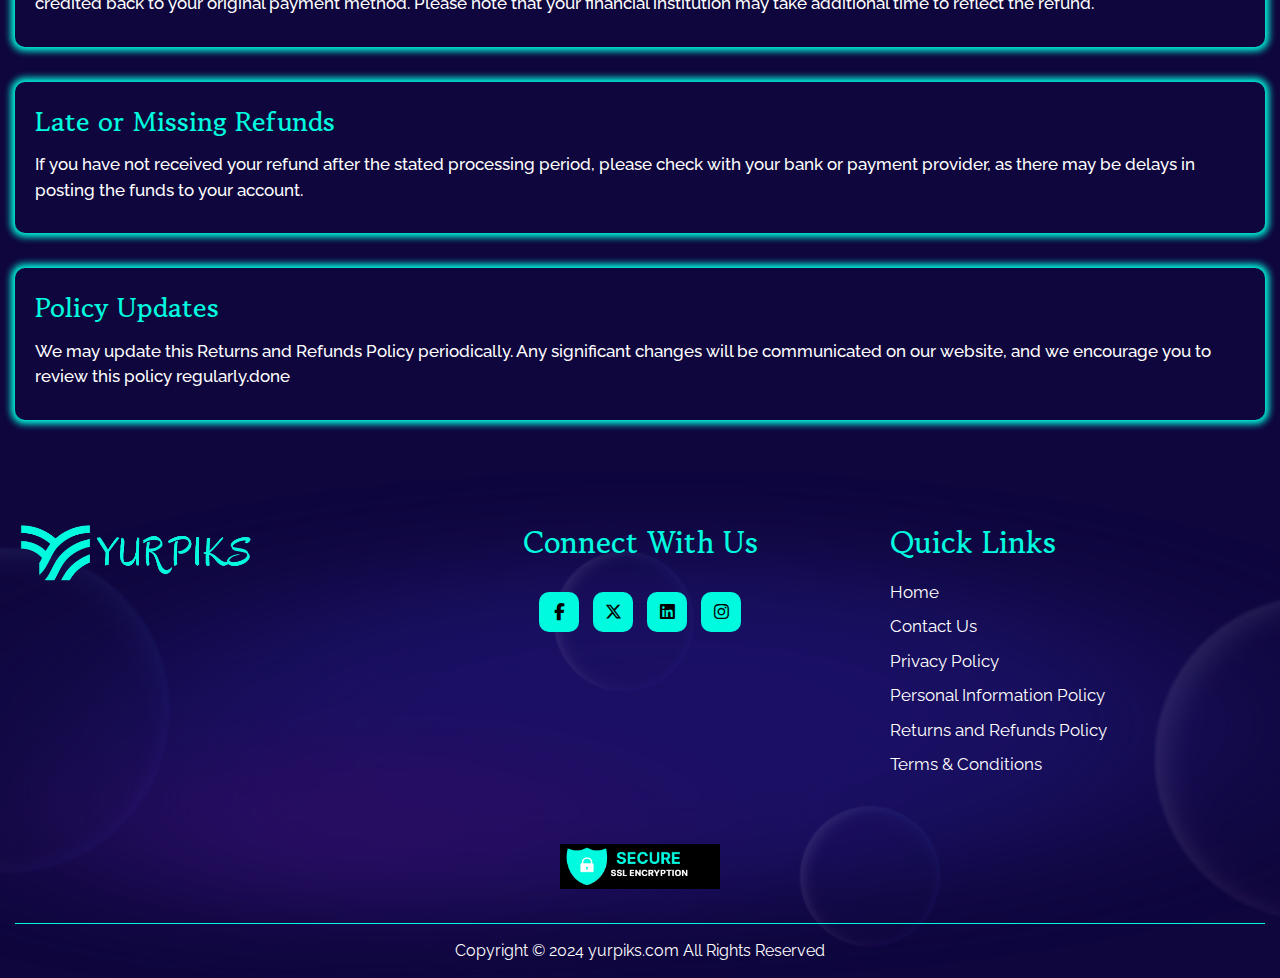
<file: return-refund.html>
<!DOCTYPE html>
<html lang="en">

<head>
    <meta name="viewport" content="width=device-width, initial-scale=1.0">
    <meta name="robots" content="index, follow">
    <link rel="stylesheet" href="./assets/fontawesome/css/all.css">
    <link rel="stylesheet" href="assets/css/aos.css">
    <link rel="stylesheet" href="./assets/css/style.css">
    <link rel="stylesheet" href="./assets/css/responsive.css">
    <link rel="icon" type="images/icon" href="./assets/images/favicon.ico">
    <title>Returns and Refunds Policy</title>
</head>

<body>

    <!-- Header Start -->
    <header class="site-header">
        <div class="container">
            <nav class="desktop-menu">

                <div class="logo">
                    <a href="./">
                        <img src="./assets/images/logo.svg" alt="logo"></a>
                </div>

                <div class="menu-icon"><i class="fa-solid fa-bars"></i></div>


                <div class="main-navbar">
                    <ul class="desktop-navlist">
                        <li><a href="./">Home</a></li>
                        <li><a href="our-predictions">Our Predictions</a></li>
                        <li><a href="about-us">About Us</a></li>
                        <li><a href="contact-us">Contact Us</a></li>
                    </ul>
                    <div class="close-icon"><i class="fa-solid fa-x"></i></div>
                </div>
            </nav>
        </div>
    </header>
    <!-- Header End -->

    <!-- Page Banner Section  Start -->
    <section class="banner">
        <div class="banner-image pages-banner-image">
            <img src="./assets/images/return-refund-banner-image.jpg" alt="image">
        </div>
        <div class="banner-text pages-banner-text">
            <div class="pages-banner-text-group">
                <h1>Returns and Refunds Policy</h1>
            </div>
        </div>
    </section>
    <!-- Page Banner Section  End-->

    <!-- Return Refund Content Section Start -->
    <section class="sub-pages-content-section py-5">
        <div class="container">
            <div class="sub-pages-content-wrapper">

                <div class="sub-pages-group">
                    <h3>
                        Yurpiks Returns and Refunds Policy
                    </h3>
                    <h4>
                        Overview
                    </h4>

                    <p>
                        At Yurpiks, we strive to provide the best experience for our users. This Returns and Refunds
                        Policy outlines the circumstances under which returns and refunds are processed for services or
                        registrations through our platform. By engaging with our services, you agree to the terms
                        outlined in this policy.
                    </p>
                </div>

                <div class="sub-pages-group">
                    <h3>
                        Refund Eligibility
                    </h3>
                    <p>
                        Refund requests are considered under the following conditions:
                    </p>
                    <ul>
                        <li>
                            <p>
                                <span class="heading-like">Cancellation of Services:</span>
                                If a service or event organized by Yurpiks is canceled, participants will receive a full
                                refund of any fees paid.
                            </p>
                        </li>
                        <li>
                            <p>
                                <span class="heading-like">Withdrawal Before Deadline: </span>
                                If you wish to withdraw from a service or event, you may request a refund provided that
                                you submit your request before the registration or cancellation deadline. A small
                                administrative fee may be deducted from the refund amount.
                            </p>
                        </li>
                        <li>
                            <p>
                                <span class="heading-like">Technical Issues:</span>
                                If you encounter a technical problem that prevents you from participating in a service,
                                and the issue is determined to be on our end, you may be eligible for a refund.
                            </p>
                        </li>
                    </ul>
                </div>

                <div class="sub-pages-group">
                    <h3>
                        Non-Refundable Circumstances
                    </h3>
                    <p>
                        The following circumstances do not qualify for refunds:
                    </p>
                    <ul>
                        <li>
                            <p>
                                <span class="heading-like">No-Show Policy: </span>
                                If you fail to attend a service or event without prior notification, no refund will be
                                issued.
                            </p>
                        </li>
                        <li>
                            <p>
                                <span class="heading-like">Disqualification: </span>
                                Participants disqualified for rule violations or misconduct are not eligible for
                                refunds.
                            </p>
                        </li>
                        <li>
                            <p>
                                <span class="heading-like">Change of Mind:</span>
                                Refunds will not be issued if you decide to withdraw after the registration deadline or
                                after a service has commenced.
                            </p>
                        </li>
                    </ul>
                </div>

                <div class="sub-pages-group">
                    <h3>
                        Refund Process
                    </h3>
                    <p>
                        To initiate a refund request, please contact our customer support team at [contact email
                        address] with the following information:
                    </p>
                    <ul>
                        <li>
                            <p>
                                Your registration details
                            </p>
                        </li>
                        <li>
                            <p>
                                Reason for the refund request
                            </p>
                        </li>
                    </ul>
                    <p>
                        We will review your request and notify you of the outcome within 10 business days. If approved, the refund will be processed within 20 business days and credited back to your original payment method. Please note that your financial institution may take additional time to reflect the refund.
                    </p>
                </div>

                <div class="sub-pages-group">
                    <h3>
                        Late or Missing Refunds
                    </h3>

                    <p>
                        If you have not received your refund after the stated processing period, please check with your bank or payment provider, as there may be delays in posting the funds to your account.
                    </p>
                </div>

                <div class="sub-pages-group">
                    <h3>
                        Policy Updates
                    </h3>
                    <p>
                        We may update this Returns and Refunds Policy periodically. Any significant changes will be communicated on our website, and we encourage you to review this policy regularly.done
                    </p>

                </div>           

            </div>
        </div>
    </section>
    <!-- Return Refund Content Section End -->


    <!-- Footer Start -->
    <footer class="footer pt-5">
        <div class="container">
            <div class="footer-wrapper">

                <div class="logo-bottom footer-items">
                    <div class="lg-btm"><a href="./"> <img src="./assets/images/logo.svg" alt="logo"></a>
                    </div>
                </div>

                <div class="footer-connect footer-items">
                    <h3>Connect With Us</h3>
                    <div class="social-icons">
                        <div>
                            <div class="footer-social-icons">
                                <a href="#"><i class="fa-brands fa-facebook-f facebook"></i></a>
                                <a href="#"><i class="fa-brands fa-x-twitter twitter"></i></a>
                                <a href="#"><i class="fa-brands fa-linkedin fa-fw linkedin"></i></i></a>
                                <a href="#"><i class="fa-brands fa-instagram instagram"></i></a>
                            </div>
                        </div>
                    </div>
                </div>


                <div class="footer-links footer-items">
                    <h3>Quick Links</h3>
                    <ul>
                        <li><a href="./">Home</a></li>
                        <li><a href="mailto:info@yurpiks.com">Contact Us</a></li>
                        <li><a href="privacy-policy">Privacy Policy</a></li>
                        <li><a href="personal-information">Personal Information Policy</a></li>
                        <li><a href="return-refund">Returns and Refunds Policy</a></li>
                        <li><a href="terms-conditions">Terms & Conditions</a></li>
                    </ul>
                </div>
            </div>
            <div class="ssl-certificate text-center py-3">
                <img src="./assets/images/ssl.png" alt="ssl-logo">
            </div>
            <div class="copyright py-4">
                <p>Copyright &copy; 2024 yurpiks.com All Rights Reserved</p>
            </div>
        </div>
    </footer>
    <!-- Footer End -->

    <script src="assets/js/aos.js"></script>
    <script src="./assets/js/index.js"></script>
</body>

</html>
</file>
<file: assets/css/style.css>
@import url('https://fonts.googleapis.com/css2?family=Gowun+Batang:wght@400;700&display=swap');

@import url('https://fonts.googleapis.com/css2?family=Raleway:ital,wght@0,100..900;1,100..900&display=swap');


/* Global CSS Start */

* {
    padding: 0;
    margin: 0;
    box-sizing: border-box;
}

html {
    scroll-behavior: smooth;
}

body {
    font-family: "Raleway", sans-serif;
    padding: 0;
    margin: 0;
    word-break: break-word;
    background-color: #0e063d;
}

h1,
h2,
h3,
h4,
h5,
h6 {
    font-family: "Gowun Batang", serif;
    margin: 0;
    line-height: 1.5;
}


p {
    line-height: 1.5;
    padding: 0;
    margin: 0;
}

ul {
    list-style-type: none;
    margin: 0;
    padding: 0;
}

ul li {
    line-height: 1.5;
    margin-bottom: 3px;
}

a {
    display: inline-block;
    text-decoration: none;
    font-family: "Raleway", sans-serif;
}

button,
input[type=text],
input[type=submit] {
    font-family: "Raleway", sans-serif;
}

img {
    max-width: 100%;
    object-fit: cover;
    width: 100%;
}

.container {
    width: 100%;
    max-width: 1300px;
    margin: 0 auto;
    padding: 0 15px;
}

.py-3 {
    padding: 30px 0;
}

.py-5 {
    padding: 50px 0;
}

.pb-5 {
    padding-bottom: 50px;
}

.pt-5 {
    padding-top: 50px;
}

.pb-4 {
    padding-bottom: 40px;
}


.text-center {
    text-align: center;
}

.mb-4 {
    margin-bottom: 35px;
}
/* Global CSS End */


/*Header CSS Start */
.logo img {
    text-align: center;
    width: 100%;
    max-width: 220px;
    vertical-align: middle;
}

.site-header {
    position: sticky;
    top: 0;
    left: 0;
    right: 0;
    width: 100%;
    margin: 0 auto;
    z-index: 9999;
    transition: all 0.3s ease-in-out;
    background-image: url("../images/site-images-bg.jpg");
    background-blend-mode: multiply;
    background-color: rgba(0 0 0/40%);

}

/* .site-header.fixed-header {
    background-color: #1f0644;
} */

.main-navbar ul {
    display: flex;
    justify-content: center;
    align-items: center;
}


.desktop-menu {
    display: flex;
    align-items: center;
    justify-content: space-between;
    width: 100%;
    padding: 10px 0;
}

.main-navbar ul li a {
    padding: 10px;
    display: inline-block;
    text-align: center;
    cursor: pointer;
    text-decoration: none;
    text-transform: capitalize;
    line-height: normal;
    font-weight: 600;
    position: relative;
    color: #fff;
}

.main-navbar ul li a:hover {
    color: #00FADF;
}

.main-navbar ul li a.active:after {
    color: #00FADF;
    transform: scaleX(1);
}


.main-navbar ul li a::after {
    content: '';
    position: absolute;
    width: 100%;
    transform: scaleX(0);
    border-radius: 5px;
    height: 1.3px;
    bottom: 0;
    left: 0;
    background: #00FADF;
    transform-origin: bottom right;
    transition: all 0.4s ease-out;
}

.main-navbar ul li a:hover::after {
    transform: scaleX(1);
    transform-origin: bottom left;
}





.close-icon {
    display: none;
}

.menu-icon {
    display: none;
    color: #00FADF;
    width: 30px;
    text-align: right;
    cursor: pointer;
    margin: auto 0;
    font-size: 25px;
    z-index: 60;
}

/* Header CSS End */

/* Section Heading CSS Start */
h2.section-heading {
    font-size: 40px;
    line-height: 1.5;
    line-height: normal;
    margin: 0 auto;
    color: #00FADF;
}

/* Section Heading CSS End */

/* Banner Section CSS Start */
.banner {
    position: relative;
    overflow: hidden;
    text-align: center;
}

.banner-image {
    height: 600px;
    width: 100%;
}

.banner-image img {
    height: 100%;
    object-fit: cover;
    width: 100%;
    object-position: 0% 0%;
}

.banner-text {
    position: absolute;
    top: 50%;
    left: 50%;
    transform: translate(-50%, -50%);
    height: 100%;
    width: 100%;
    display: flex;
    justify-content: center;
    align-items: center;
    background-color: rgba(0 0 0/70%);
    background-blend-mode: multiply;
    overflow: hidden;
    text-align: center;
}

.banner-text h1 {
    font-size: 70px;
    color: #fff;
    display: block;
    font-weight: 600;
    text-transform: capitalize;
    animation: slideright 1.5s ease-in-out forwards;
    transform: translateX(100%);
    overflow: hidden;
    opacity: 0;
}

.banner-text h3 {
    font-size: 30px;
    color: #fff;
    display: block;
    font-weight: 600;
    text-transform: capitalize;
    max-width: 900px;
    margin: 0 auto;
    line-height: 1.5;
    margin-top: 15px;
    transform: translateX(-100%);
    animation: slideright 1.5s ease-in-out forwards;
    overflow: hidden;
    opacity: 0;
}

@keyframes slideleft {
    to {
        opacity: 1;
        transform: translateY(0);
    }
}

@keyframes slideright {
    to {
        opacity: 1;
        transform: translateY(0);
    }
}

/* Banner Section  CSS End */

h2.section-heading {
    text-align: center;
    font-size: 60px;
}


/* Home Page Intro Text CSS Start */
.pages-intro-wrapper {
    max-width: 1100px;
    margin: 0 auto;
    box-shadow: #00fadf 0px 50px 100px -20px, #F0B000 0px 30px 60px -30px, #00FADF 0px -2px 6px 0px;
    padding: 20px;
    border-radius: 10px;
}

.pages-intro-wrapper p {
    color: #fff;
    font-size: 20px;
}

/* Home Page Intro Text CSS End */

/* Home Page Signup Form CSS Start */
.pages-signup-section {
    background-image: url("../images/form-bg.jpg");
    background-repeat: no-repeat;
    background-size: cover;
    background-position: center;
    background-color: rgba(0 0 0/60%);
    background-blend-mode: multiply;
}

.form-modal {
    position: relative;
    width: 900px;
    height: auto;
    margin-top: 2em;
    left: 50%;
    transform: translateX(-50%);
    border-radius: 20px;
    box-shadow: 0 3px 20px 0px rgba(0, 0, 0, 0.4);
    background-color: #fff;
}

.form-modal button {
    cursor: pointer;
    position: relative;
    text-transform: capitalize;
    font-size: 1em;
    z-index: 2;
    outline: none;
    background: #fff;
    transition: 0.2s;
}

.form-modal .btn {
    border-radius: 20px;
    border: none;
    font-weight: bold;
    font-size: 1.2em;
    padding: 0.8em 1em 0.8em 1em !important;
    transition: 0.5s;
    border: 1px solid #ebebeb;
    margin-bottom: 0.5em;
    margin-top: 0.5em;
}

.form-modal .login,
.form-modal .signup {
    background: linear-gradient(351.09deg, #F029A0 4.36%, #F0B000 117.5%);
    color: #fff;
    transition: 0.3s all ease-in-out;
}

.form-modal .login:hover,
.form-modal .signup:hover {
    box-shadow: #F0B000 0px 5px 10px;
}

.form-toggle {
    position: relative;
    width: 100%;
    height: auto;
}

.form-toggle button {
    width: 50%;
    float: left;
    padding: 1.5em;
    margin-bottom: 1.5em;
    border: none;
    transition: 0.2s;
    font-size: 1.1em;
    font-weight: bold;
    border-top-right-radius: 20px;
    border-top-left-radius: 20px;
}

.form-toggle button:nth-child(1) {
    border-bottom-right-radius: 20px;
}

.form-toggle button:nth-child(2) {
    border-bottom-left-radius: 20px;
}

#login-toggle {
    background: #00FADF;
    color: #000;
}

.form-modal form {
    position: relative;
    width: 90%;
    height: auto;
    left: 50%;
    transform: translateX(-50%);
}

#login-form,
#signup-form {
    position: relative;
    width: 100%;
    height: auto;
    padding-bottom: 50px;
}

#signup-form {
    display: none;
}


#login-form button,
#signup-form button {
    width: 30%;
    margin-top: 0.5em;
    padding: 0.6em;
}

.form-modal input {
    position: relative;
    width: 80%;
    font-size: 1em;
    padding: 1.2em 1.7em 1.2em 1.7em;
    margin-top: 0.6em;
    margin-bottom: 0.6em;
    border-radius: 20px;
    border: none;
    background: #ebebeb;
    outline: none;
    font-weight: bold;
    transition: 0.4s;
}

.form-modal input:focus,
.form-modal input:active {
    transform: scaleX(1.02);
}

.form-modal input::-webkit-input-placeholder {
    color: #222;
}


.form-modal p {
    font-size: 16px;
    font-weight: bold;
}

.form-modal p a {
    color: #57b846;
    text-decoration: none;
    transition: 0.2s;
}

.form-modal p a:hover {
    color: #222;
}


/* .form-modal i {
    position: absolute;
    left:10%;
    top:50%;
    transform:translateX(-10%) translateY(-50%); 
} */
/* Home Page Signup Form CSS End*/
.site-images {
    background-image: url("../images/site-images-bg.jpg");
    background-position: center;
    background-repeat: no-repeat;
    background-blend-mode: multiply;
    background-color: rgba(0 0 0/60%);
    background-attachment: fixed;
}

.site-image-wrapper {
    height: 100%;
    width: 100%;
}

.site-image-wrapper img {
    width: 100%;
    object-fit: cover;
    object-position: 0% 0%;
    height: 550px;
}

.site-image-wrapper h3 {
    color: #fff;
    font-size: 30px;
    max-width: 900px;
    margin: 20px auto 0 auto;
    font-weight: 700;
    text-align: center;
    padding: 0 5px;
}

.our-prediction-wrapper,
.prop-prediction-wrapper,
.home-decision-wrapper {
    color: #fff;
    max-width: 1000px;
    margin: 0 auto;
    padding: 0 10px;
}


.our-prediction-wrapper p,
.prop-prediction-wrapper p,
.home-decision-wrapper p {
    font-size: 17px;
    margin-bottom: 10px;
    margin-top: 20px;
}

.brand-logo-wrapper {
    display: flex;
    flex-wrap: wrap;
    align-items: center;
    justify-content: center;
}

.brand-logos {
    height: 150px;
    width: 150px;
    margin: 0 20px;
    aspect-ratio: 3/2;
    padding: 10px;
    border-radius: 10px;
    margin-bottom: 20px;
    background: linear-gradient(351.09deg, #F029A0 4.36%, #F0B000 117.5%);
    transition: 0.4s all ease-in-out;
}

.brand-logos:hover {
    transform: translateY(-4px);
}

.brand-logos img {
    width: 100%;
    height: 100%;
    object-fit: contain;
    object-position: center;
}



.prop-prediction-cards-wrapper {
    display: flex;
    flex-wrap: wrap;
    justify-content: space-between;
    align-items: center;
}

.prop-prediction-cards {
    width: 30%;
    padding: 20px;
    background-color: #00FADF;
    background-image: linear-gradient(to left,
            transparent,
            transparent 50%,
            #fff 50%);
    background-position: 100% 0;
    background-size: 200% 100%;
    transition: all .45s ease-in;
    border-radius: 10px;
    overflow: hidden;
    min-height: 230px;
    border: 1px solid #658cf6;
}

.prop-prediction-cards:hover {
    background-position: 0 0;
    box-shadow: #00FADF 0px 6px 15px;
    transform: translateY(-1px);
}
.prop-prediction-icons {
    margin-bottom: 15px;
}

.prop-prediction-content p {
    color: #000;
    font-size: 17px;
    font-weight: 500;
}

.prop-prediction-cards-wrapper>p {
    color: #000;
    max-width: 800px;
    margin: 0 auto;
    font-weight: 500;
}

.prop-prediction-icons img {
    height: 70px;
    width: 70px;
    object-fit: cover;
}

/* Home Second Signup CSS Start */
.pages-signup2-wrapper h3 {
    color: #fff;
    font-size: 30px;
}

.form-section {
    display: flex;
    justify-content: space-between;
    flex-wrap: wrap;
}

.form-image {
    width: 40%;
    overflow: hidden;
}

.form-image img {
    width: 100%;
    object-fit: cover;
    height: 100%;
}

.form-container {
    width: 60%;
    padding: 20px;
    background-image: url("../images/form-bg.jpg");
    background-size: cover;
    background-repeat: no-repeat;
    background-color: rgba(0 0 0/50%);
    background-blend-mode: multiply;
}

.form-wrapper {
    height: auto;
    width: 100%;
}

#contact {
    background-image: url("../images/how-we-compare-bg.png");
    background-position: center;
    background-size: cover;
    background-attachment: fixed;
    padding: 25px 0;
    height: 100%;
}

fieldset {
    border: medium none !important;
    margin: 0 0 10px;
    min-width: 100%;
    padding: 0;
    width: 100%;
}

#contact input[type="text"],
#contact input[type="email"],
#contact input[type="tel"],
#contact input[type="url"],
#contact textarea,
#contact select,
#contact button[type="submit"] {
    width: 80%;
    border: 1px solid #ccc;
    background: #FFF;
    margin: 0 0 5px;
    padding: 10px;
    border-radius: 8px;
    font-size: 16px;
}

#contact input[type="text"]:hover,
#contact input[type="email"]:hover,
#contact input[type="tel"]:hover,
#contact input[type="url"]:hover,
#contact textarea:hover,
#contact select:hover {
    -webkit-transition: border-color 0.3s ease-in-out;
    -moz-transition: border-color 0.3s ease-in-out;
    transition: border-color 0.3s ease-in-out;
    border: 1px solid #aaa;
}


#contact textarea {
    height: 100px;
    max-width: 100%;
    resize: none;
}

#contact select {
    max-width: 100%;
    color: #888;
    outline: none;
}

#contact button[type="submit"] {
    cursor: pointer;
    border: none;
    color: #fff;
    margin: 0 0 5px;
    width: 30%;
    padding: 15px 30px;
    font-size: 17px;
    transition: 0.4s all ease-in-out;
    background: linear-gradient(351.09deg, #F029A0 4.36%, #F0B000 117.5%);
}

#contact button[type="submit"]:hover {
    box-shadow: #fff 0px 5px 10px;
}

#contact button[type="submit"]:active {
    box-shadow: inset 0 1px 3px rgba(0, 0, 0, 0.5);
}

.copyright {
    text-align: center;
}

#contact input:focus,
#contact textarea:focus {
    outline: 0;
    border: 1px solid #aaa;
}

::-webkit-input-placeholder,
::-webkit-select-placeholder {
    color: #888;
}

:-moz-placeholder {
    color: #888;
}

:-ms-input-placeholder {
    color: #888;
}

/* Home Second Signup CSS Start */

.sports-play-cards-wrapper {
    display: flex;
    justify-content: space-between;
    flex-wrap: wrap;
}

.sports-play-cards {
    width: 32%;
    background: linear-gradient(351.09deg, #F029A0 4.36%, #F0B000 117.5%);
    padding: 25px;
    margin-bottom: 30px;
    border-radius: 15px;
    transition: 0.3s all ease-in-out;
}

.sports-play-cards:hover {
    transform: translateY(-5px);
}

.sports-play-image {
    text-align: center;
}

.sports-play-image img {
    width: 60px;
    height: 60px;
    object-fit: cover;
}

.sports-play-text h3 {
    color: #ffff;
    font-size: 30px;
    margin-top: 10px;
}

/* Our Tips CSS Start */

.our-tips-card {
    height: 400px;
    position: relative;
    overflow: hidden;
}

.our-tips-card-image {
    height: 100%;
    width: 100%;
}
.our-tips-card-image img {
    height: 100%;
    width: 100%;
    object-fit: cover;
}

.our-tips-cards-text a {
    position: absolute;
    top: 50%;
    left: 50%;
    transform: translate(-50%, -50%);
    background: rgba(0 0 0/70%);
    height: 100%;
    width: 100%;
    display: flex;
    justify-content: center;
    align-items: center;
}

.our-tips-cards-text h3 {
    font-size: 40px;
    color: #fff;
}

/* Our Tips CSS End */

/* About Us Cards CSS Start */

.about-us-cards-wrapper {
    display: flex;
    justify-content: center;
    flex-wrap: wrap;
    max-width: 1000px;
    margin: 0 auto;
}

.about-us-cards {
    width: 30%;
    border: 1px solid #fff;
    padding: 25px;
    border-radius: 20px;
    min-height: 200px;
    text-align: center;
    box-shadow: #00FADF 0px 7px 6px, #F0B000 0px 7px 6px;
    transition: 0.4s all ease-in-out;
}

.about-us-cards:nth-child(2) {
    margin: 0 30px;
}

.about-us-cards:hover {
    box-shadow: #fff 0px 7px 10px;
    transform: translatey(-2px);
}

.about-cards-icon {

    text-align: center;
    margin-bottom: 20px;
    width: 100%;
}

.about-cards-icon img {
    height: 50px;
    width: 50px;
    object-fit: cover;
    text-align: center;
}

.about-us-cards h3 {
    color: #fff;
    font-size: 20px;
    font-weight: bold;
}

/* About Us Cards CSS End */

/* Home Page newsletter CSS Start */
.pages-newsletter-section {
    background-image: url("../images/newsletter-bg1.png");
    background-position: center;
    background-attachment: fixed;
    background-size: cover;
    backdrop-filter: blur(1px);
}

.pages-newsletter-wrapper {
    text-align: center;
    padding: 30px 0;
    background-color: transparent;
    backdrop-filter: blur(2px);
    border-radius: 20px;
}

.pages-newsletter-wrapper h3 {
    padding: 0 10px;
    font-size: 30px;
}

.pages-newsletter-input-wrapper {
    padding-top: 20px;
    margin: 0 auto;
}

input.pages-newsletter-input {
    width: 40%;
    display: inline-block;
    font-size: 16px;
    padding: 13px 25px;
    outline: none;
    border: 1px solid #fff;
    line-height: 20px;
    border-radius: 25px 0 0 25px;
    font-weight: 600;
}

.butn {
    display: inline-block;
    padding: 13px 25px;
    font-size: 16px;
    color: #fff;
    outline: none;
    margin-left: 5px;
    cursor: pointer;
    font-weight: 600;
    border: 1px solid transparent;
    transition: 0.3s all ease-in-out;
    line-height: 20px;
    border-radius: 0 25px 25px 0;
    position: relative;
    background: linear-gradient(351.09deg, #F029A0 4.36%, #F0B000 117.5%);
}

.butn:hover {
    box-shadow: #fff 0px 5px 10px;
}


.pages-newsletter-wrapper h3 {
    font-size: 35px;
    max-width: 1000px;
    margin: 0 auto 20px auto;
    line-height: normal;
    font-weight: 700;
    color: #fff;
}

/* Home Page newsletter CSS End */

/* Footer CSS Start */
.footer {
    width: 100%;
    background-image: url("../images/footer-bg.png");
    background-position: center;
    background-repeat: no-repeat;
    background-size: cover;
}

.footer-wrapper {
    display: flex;
    justify-content: space-between;
    align-items: flex-start;
    flex-wrap: wrap;
    padding-bottom: 30px;
    overflow: hidden;
    width: 100%;
    /* max-width: 1000px; */
}

.logo-bottom img {
    width: 100%;
}

.lg-btm {
    width: 100%;
}

.lg-btm a {
    width: 100%;
}

.lg-btm a img {
    width: 100%;
    object-fit: cover;
    max-width: 240px;
}

.logo-bottom {
    width: 20%;
}

.footer-items {
    width: 30%;
}

.footer-items h3 {
    font-size: 30px;
    font-weight: 700;
    margin-bottom: 12px;
    text-align: center;
    color: #00fadf;
}

.footer-links h3 {
    text-align: left;
}

.footer-items .social-icons {
    width: 100%;
    margin: 15px auto;
}


.footer-items ul li a {
    padding: 3px 0;
}

.footer .footer-items ul li a {
    transition: 0.6s all ease;
    font-size: 17px;
    position: relative;
    color: #fff;
}

.footer .footer-items ul li a:hover {
    color: #00fadf;
}


.footer .footer-items ul li a:after {
    display: block;
    content: '';
    border-bottom: solid 1px #00fadf;
    transition: all 300ms ease-in-out;
    position: absolute;
    left: 0;
    top: 100%;
    width: 0%;
}

.footer-items ul li a:hover:after {
    width: 100%;
}

.footer .footer-items ul li a:hover {
    transform: translateX(3px);
}

.footer-icons {
    min-width: 20px;
    margin-right: 6px;
}

.copyright {
    padding: 15px 0;
    text-align: center;
    margin: auto 0;
    border-top: 1px solid #00fadf;
}

.copyright p {
    color: #fff;
    text-align: center;
}

.ssl-certificate img {
    max-width: 160px;
}

/* Footer CSS End */


/* Social Icons CSS Start */
.social-icons {
    text-align: center;
    display: inline-flex;
    align-items: center;
    justify-content: center;
    margin: 10px auto;

}

.social-icons i {
    width: 40px;
    height: 40px;
    border-radius: 10px;
    font-size: 17px;
    background-color: #00fadf;
    color: #000;
    line-height: normal;
    margin: 0 5px;
    transition: 0.3s all ease-in-out;
    display: inline-flex !important;
    align-items: center;
    justify-content: center;
    vertical-align: middle;
}

.social-icons i:hover {
    transform: translateY(-2px);
    color: #fff;
}

.social-icons i.facebook:hover {
    background-color: #116af9;
    box-shadow: #fff 0px 4px 8px;
}

.social-icons i.twitter:hover {
    background-color: #000;
    box-shadow: #fff 0px 4px 8px;
}

.social-icons i.instagram:hover {
    background-color: #da1090;
    box-shadow: #fff 0px 2px 4px;
}

.social-icons i.linkedin:hover {
    background-color: #0a66c2;
    box-shadow: #fff 0px 2px 4px;
}

/* Social Icons CSS End */

/* Discalimer CSS Start */

.disclaimer {
    background-image: url("../images/disclaimer-bg.png");
    background-repeat: no-repeat;
    background-color: rgb(40 11 112/80%);
    background-blend-mode: multiply;
    background-size: cover;
}
.disclaimer-wrapper h3 {
    color: #00FADF;
    font-size: 30px;
}
.disclaimer-wrapper {
    padding: 15px;
}

.disclaimer-wrapper p {
    color: #fff;
    margin-bottom: 10px;
    line-height: 1.7;
}

span.heading-like {
    font-weight: 700;
    color: #00FADF;
    margin-right: 5px;
}

.disclaimer ol li::marker {
    color: #00FADF;
}


/* Discalimer CSS End */

/* Our Prediction Page CSS Start*/
.prediction-group-section{
    background-image: url("../images/our-prediction-bg.png");
    background-position: center;
    background-repeat: no-repeat;
    background-size: cover;
    background-attachment: fixed;
}

.preiction-group {
    display: flex;
    justify-content: center;
    align-items: center;
    flex-wrap: wrap;
    margin-bottom: 30px;
    padding: 20px;
    border: 5px solid #fff;
    border-radius: 10px;
    transition: 0.5s all ease-in-out;
}

.preiction-group:nth-child(odd) {
    flex-direction: row-reverse;
}

.prediction-group-image {
    width: 40%;
    overflow: hidden;
}

.prediction-group-image img {
    width: 100%;
    height: 100%;
    object-fit: cover;
    transition: 0.5s all ease-in-out;
    max-height: 300px;
    object-position: 0% 0%;
}

.preiction-group:hover .prediction-group-image img {
    transform: scale(1.05);
}

.prediction-group-text {
    padding: 20px;
    width: 60%;
}

.prediction-group-text h3 {
    font-size: 30px;
    color: #fff;
    margin-bottom: 15px;
    text-underline-offset: 5px;
    transition: 0.8s all ease-in-out;
}

.prediction-group-text p {
    font-size: 20px;
    color: #fff;
}
/* Our Prediction Page CSS End*/

/* Sub Pages CSS Start */
.sub-pages span.heading-like {
    color: #fa009f;
    font-weight: 700;
    font-size: 17px;
}

.sub-pages-content-section {
    background-image: url("../images/sub-pages-bg.png");
    background-position: center;
    background-size: cover;
    background-repeat: no-repeat;
    background-attachment: fixed;
}


.sub-pages-group {
    margin-bottom: 35px;
    padding: 20px;
    box-shadow: 0px 0px 7px 4px #00FADF;
    border-radius: 10px;
}

.sub-pages-group:last-child {
    margin-bottom: 0px;
}

.sub-pages-group h3 {
    font-size: 27px;
    margin-bottom: 10px;
    color: #00FADF;
}

.sub-pages-group h4 {
    font-size: 18px;
    margin-bottom: 10px;
    color: #fff;
}

.sub-pages-group p {
    margin-bottom: 10px;
    font-size: 17px;
    font-weight: 500;
    color: #fff;
}

.sub-pages-group ul li {
    margin-bottom: 10px;
    list-style-type: disc;
    margin-left: 17px;
    color: #ffff;
}

.sub-pages-group h3 a {
    color: #00fadf;
    transition: 0.3s all ease-in-out;
}

.sub-pages-group h3 a:hover {
    color: red;
    transform: translateX(2px);
}

.sub-pages-group p a {
    color: #00FADF;
    font-weight: 600;
    font-size: 17px;
    transition: 0.3s all ease-in-out;
}

.sub-pages-group p a:hover {
    color: blue;
    transform: translateX(2px);
}

.sub-pages-group ul {
    margin: 10px auto;
}

/* Sub Pages CSS End */

/*Pages  Banner Section CSS Start */
.pages-banner {
    position: relative;
    overflow: hidden;
    text-align: center;
}

.pages-banner-image {
    height: 450px;
    width: 100%;
}

.pages-banner-image img {
    height: 100%;
    object-fit: cover;
    width: 100%;
    object-position: center;
}

.pages-banner-text {
    position: absolute;
    top: 50%;
    left: 50%;
    transform: translate(-50%, -50%);
    height: 100%;
    width: 100%;
    display: flex;
    justify-content: center;
    align-items: center;
    background-color: rgba(0 0 0/70%);
    background-blend-mode: multiply;
    overflow: hidden;
    text-align: center;
}

.pages-banner-text h1 {
    font-size: 55px;
    color: #fff;
    display: block;
    font-weight: 600;
    text-transform: capitalize;
    animation: slideright 1.5s ease-in-out forwards;
    transform: translateX(100%);
    overflow: hidden;
    opacity: 0;
}

@keyframes slideleft {
    to {
        opacity: 1;
        transform: translateY(0);
    }
}

@keyframes slideright {
    to {
        opacity: 1;
        transform: translateY(0);
    }
}

/*Pages Banner Section  CSS End */


/* Contact Us Page CSS Start */
.contact-page-content-wrapper {
    display: flex;
    justify-content: center;
    flex-wrap: wrap;
    padding: 20px 5px;
}

.contact-page-content-wrapper #contact {
    height: auto;
}

.right_side_first,
.left_side {
    width: 50%;
}
.contact_section{
    background-image: url("../images/sub-pages-bg.png");
    background-size: cover;
    background-position: center;
    background-repeat: no-repeat;
    background-attachment: fixed;
}
.contact_section h3 {
    font-size: 30px;
    text-align: left;
    line-height: 30px;
    margin-top: 20px;
    padding: 0;
    color: #fff;
}

input.form-control.sub_btn {
    width: 200px;
    padding: 10px;
    background-color: var(--secondary-color);
    color: #000;
    border: 1px solid #000;
    transition: all 0.5s;
}

input.form-control.sub_btn:hover {
    background-color: #000;
    color: #fff;
}

.email {
    display: flex;
    align-items: center;
    justify-content: center;
    height: 100%;
}

.row.email p a {
    color: #000;
    -webkit-transition: all 0.3s ease 0s;
    transition: all 0.3s ease 0s;
    line-height: 28px;
    font-size: 15px;
    text-transform: capitalize;
}

.contact_social {
    margin: 10px 0;
}

.contact_social ul {
    display: flex;
}

.contact_social ul {
    list-style: outside none none;
    margin: 0;
    padding: 0;
}

.right_side_first {
    padding: 30px;
}

.contact_social ul li {
    float: left;
    margin-right: 10px !important;
}

.contact_social ul li a {
    text-align: center;
    border: 0px;
    text-transform: uppercase;
    transition: all 0.3s ease 0s;
    font-size: 18px;
    color: var(--primary-color);
    border-radius: 5px;
    width: 50px;
    height: 50px;
    border: 2px solid #000;
    background: var(--secondary-color);
    display: inline-flex;
    justify-content: center;
    align-items: center;
}

.contact_social ul li a:hover {
    background: transparent;
    border: 1px solid #0e46a31a;
    color: var(--primary-color);
}

/* Contact Us Page CSS Start */







/* Cookies CSS Start */
.wrapper {
    position: fixed;
    bottom: -100%;
    width: 100%;
    background-color: #000;
    padding: 15px 25px 22px;
    transition: all 1s ease-in-out;
    box-shadow: 0 5px 10px rgba(0, 0, 0, 0.1);
}

.wrapper.show {
    bottom: 0;
}

.info {
    margin-bottom: 15px;
}

.info p {
    font-size: 15px;
    font-weight: 600;
    color: #fff;
    text-align: center;
    max-width: 1000px;
    margin: 0 auto;
}

.buttons {
    display: flex;
    justify-content: center;
    align-items: center;
    width: 100%;
    gap: 10px;
}

.button {
    width: calc(40% / 2 - 10px);
    padding: 8px 0;
    border: 1px solid transparent;
    border-radius: 4px;
    background-color:#00FADF;
    color: #000;
    cursor: pointer;
    transition: all 0.7s ease;
    font-weight: 600;
}

.button:hover {
    border-color: #fff;
      background-color: #fff;
}

/* Cookies CSS End */
</file>
<file: assets/css/responsive.css>
@media screen and (max-width:1200px) {
   .site-image-wrapper img {
      height: 360px;
   }
   h2.section-heading {
      font-size: 53px;
   }

}

@media screen and (max-width:991px) {
   .pages-intro-wrapper p {
      font-size: 18px;
   }
   .site-image-wrapper img {
      height: 320px;
   }
   .site-image-wrapper h3 {
      font-size: 27px;
   }
   h2.section-heading {
      font-size: 48px;
   }
   .our-prediction-wrapper p, .prop-prediction-wrapper p, .home-decision-wrapper p {
      font-size: 16px;
   }


}




@media screen and (max-width:767px) {
   .main-navbar {
      position: fixed;
      top: 0;
      left: 0;
      height: 100vh;
      width: 100%;
      padding: 50px;
      background-color: #000;
      transform: translateY(-100%);
      transition: all 0.3s linear;
      z-index: 100;
      color: #fff;
      flex-direction: column;
      justify-content: center;
      overflow: hidden;
  }

  .menuToggle .main-navbar {
      transform: translateY(0);
      justify-content: flex-start;
  }

  .main-navbar ul {
      flex-direction: column;

  }

  .menu-icon {
      display: block;
  }

  .close-icon {
      position: absolute;
      top: 20px;
      right: 20px;
      display: block;
      color: #fff;
      text-align: end;
      z-index: 55;
  }
   .logo img {
         max-width: 200px;
   }
   .pages-intro-wrapper p {
      font-size: 17px;
   }
   .site-image-wrapper img {
      height: 280px;
   }
   .site-image-wrapper h3 {
      font-size: 24px;
   }
   h2.section-heading {
      font-size: 40px;
   }


}

@media screen and (max-width:575px) {
   .logo img {
      max-width: 180px;
  }
  .pages-intro-wrapper p {
   font-size: 16px;
}
.form-toggle button {
   font-size: 15px;
}
.form-modal input {
   width: 100%;
   font-size: 15px;
}
#login-form button, #signup-form button {
   width: 40%;
   font-size: 14px;
}
#signup-form button{
   width: 60%;
}
.site-image-wrapper img {
   height: 240px;
}
.site-image-wrapper h3 {
   font-size: 21px;
}
h2.section-heading {
   font-size: 35px;
}
.our-prediction-wrapper p, .prop-prediction-wrapper p, .home-decision-wrapper p {
   font-size: 15px;
}



}

@media screen and (max-width:480px) {
   .form-modal {
      width: 100%;
   }
   .logo img {
      max-width: 160px;
  }
  .pages-intro-wrapper {
   padding: 10px;
}
.pages-intro-wrapper p {
   font-size: 15px;
}
.site-image-wrapper img {
   height: 200px;
}
.site-image-wrapper h3 {
   font-size: 18px;
}
h2.section-heading {
   font-size: 30px;
}
.our-prediction-wrapper p, .prop-prediction-wrapper p, .home-decision-wrapper p {
   font-size: 14px;
}
.brand-logos {
   height: 100%;
   width: 100%;
}


}
</file>
